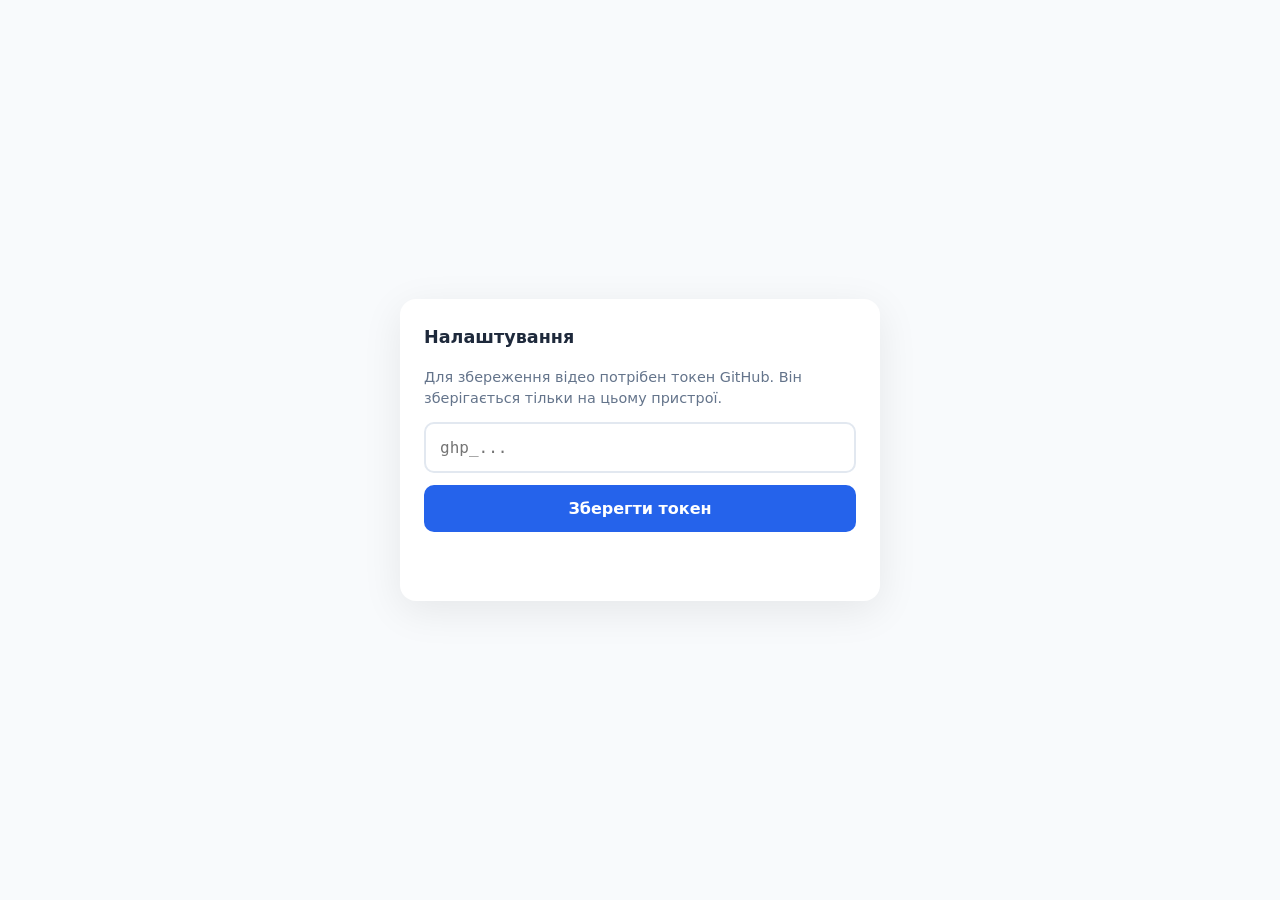
<file: add.html>
<!DOCTYPE html>
<html lang="uk">
<head>
    <meta charset="UTF-8">
    <meta name="viewport" content="width=device-width, initial-scale=1.0">
    <title>Додати відео — Відео Академія</title>

    <style>
        :root {
            --primary: #2563eb;
            --dark: #1e293b;
            --light: #f8fafc;
            --border: #e2e8f0;
            --muted: #64748b;
            --ok: #16a34a;
            --err: #dc2626;
        }
        * { box-sizing: border-box; }
        body {
            font-family: system-ui, -apple-system, sans-serif;
            margin: 0;
            padding: 0;
            background: var(--light);
            color: var(--dark);
            display: flex;
            align-items: center;
            justify-content: center;
            min-height: 100vh;
        }
        .card {
            background: white;
            border-radius: 16px;
            box-shadow: 0 10px 40px rgba(0,0,0,0.08);
            padding: 28px 24px;
            max-width: 480px;
            width: calc(100% - 32px);
            margin: 16px;
            max-height: 90vh;
            display: flex;
            flex-direction: column;
        }

        .video-title {
            font-size: 1rem;
            font-weight: 600;
            line-height: 1.4;
            color: var(--dark);
            word-wrap: break-word;
            margin: 0 0 20px;
            padding-bottom: 16px;
            border-bottom: 1px solid var(--border);
        }
        .video-title:empty { display: none; }

        .crumb {
            font-size: 0.85rem;
            color: var(--muted);
            margin: 0 0 16px;
        }
        .crumb strong { color: var(--dark); }

        .list {
            display: flex;
            flex-direction: column;
            gap: 10px;
            overflow-y: auto;
            flex-grow: 1;
            margin: 0 -4px 16px;
            padding: 0 4px;
            min-height: 80px;
        }

        .item-btn {
            padding: 16px 18px;
            border: 2px solid var(--border);
            background: white;
            border-radius: 12px;
            font-size: 1rem;
            font-weight: 600;
            cursor: pointer;
            text-align: left;
            transition: all 0.15s;
            font-family: inherit;
            color: var(--dark);
            display: flex;
            align-items: center;
            justify-content: space-between;
            gap: 12px;
            width: 100%;
        }
        .item-btn:hover {
            border-color: var(--primary);
        }
        .item-btn.active {
            border-color: var(--primary);
            background: #eff6ff;
            color: var(--primary);
        }
        .item-btn .check {
            color: var(--primary);
            font-weight: 700;
        }
        .item-btn .count {
            font-size: 0.8rem;
            color: var(--muted);
            font-weight: 400;
        }
        .item-btn.new-section {
            border-style: dashed;
            color: var(--muted);
            font-weight: 500;
        }
        .item-btn.new-section:hover {
            border-color: var(--primary);
            color: var(--primary);
        }
        .item-btn.new-section.active {
            border-style: solid;
        }

        .new-section-input {
            display: flex;
            gap: 8px;
            margin-bottom: 12px;
        }
        .new-section-input input {
            flex: 1;
            padding: 14px;
            border: 2px solid var(--border);
            border-radius: 10px;
            font-size: 1rem;
            font-family: inherit;
        }
        .new-section-input input:focus {
            outline: none;
            border-color: var(--primary);
        }
        .new-section-input input.error {
            border-color: var(--err);
        }

        .actions {
            display: flex;
            gap: 10px;
            margin-top: auto;
            padding-top: 16px;
            border-top: 1px solid var(--border);
        }
        .btn {
            padding: 16px;
            border: none;
            background: var(--primary);
            color: white;
            border-radius: 12px;
            font-size: 1rem;
            font-weight: 700;
            cursor: pointer;
            transition: opacity 0.15s;
            font-family: inherit;
            flex: 1;
        }
        .btn:hover:not(:disabled) { opacity: 0.9; }
        .btn:disabled {
            background: #cbd5e1;
            cursor: not-allowed;
        }
        .btn.secondary {
            background: white;
            color: var(--dark);
            border: 2px solid var(--border);
            flex: 0 0 auto;
            padding-left: 20px;
            padding-right: 20px;
        }
        .btn.secondary:hover { border-color: var(--primary); color: var(--primary); }

        .token-form {
            display: flex;
            flex-direction: column;
            gap: 12px;
        }
        .token-form label {
            font-size: 0.9rem;
            color: var(--muted);
            line-height: 1.5;
        }
        .token-form input {
            padding: 14px;
            border: 2px solid var(--border);
            border-radius: 10px;
            font-size: 1rem;
            font-family: ui-monospace, monospace;
        }
        .token-form input:focus {
            outline: none;
            border-color: var(--primary);
        }
        .token-form button {
            padding: 14px;
            border: none;
            background: var(--primary);
            color: white;
            border-radius: 10px;
            font-size: 1rem;
            font-weight: 600;
            cursor: pointer;
            font-family: inherit;
        }

        .success {
            text-align: center;
            padding: 40px 20px;
        }
        .success .check {
            font-size: 4rem;
            color: var(--ok);
            margin-bottom: 12px;
        }
        .success .msg {
            font-size: 1.1rem;
            font-weight: 600;
        }

        .status {
            font-size: 0.9rem;
            color: var(--muted);
            margin-top: 12px;
            text-align: center;
            min-height: 1.2em;
        }
        .status.error { color: var(--err); }
    </style>
</head>
<body>

<div class="card" id="card">
    <div class="status">Завантаження…</div>
</div>

<script src="js/github-api.js"></script>
<script>
/* ═══════════════════════════════════════════════════════════
   add.html
   Додавання відео з YouTube у каталог.
   Крок 1: обрати альбом.
   Крок 2: обрати розділ (наявний або створити новий).
   Крок 3: зберегти.
   ═══════════════════════════════════════════════════════════ */

const UNDISTRIBUTED = '00 Нерозподілені';
const ALBUMS_FILE = 'data/albums.json';
const NEW_SECTION_VALUE = '__new_section__';

let videoUrl = '';
let videoTitle = '';
let albums = [];
let selectedAlbum = null;
let sections = [];
let selectedSection = UNDISTRIBUTED;
let isNewSectionMode = false;
let newSectionName = '';

/* ═══════════════════════════════════════════════════════════
   УТИЛІТИ
   ═══════════════════════════════════════════════════════════ */

function getParam(name) {
    return new URLSearchParams(location.search).get(name);
}

function extractYouTubeId(url) {
    if (!url || typeof url !== 'string') return null;
    let u = url.trim();
    const patterns = [
        /youtu\.be\/([A-Za-z0-9_-]{11})/,
        /\/shorts\/([A-Za-z0-9_-]{11})/,
        /\/embed\/([A-Za-z0-9_-]{11})/,
        /\/live\/([A-Za-z0-9_-]{11})/,
        /[?&]v=([A-Za-z0-9_-]{11})/
    ];
    for (const pat of patterns) {
        const m = u.match(pat);
        if (m) return m[1];
    }
    return null;
}

function setStatus(msg, isError = false) {
    const el = document.querySelector('.status');
    if (!el) return;
    el.textContent = msg || '';
    el.classList.toggle('error', isError);
}

async function fetchVideoTitle(videoId) {
    try {
        const res = await fetch('https://noembed.com/embed?url=https://www.youtube.com/watch?v=' + videoId);
        if (!res.ok) return '';
        const data = await res.json();
        return data.title || '';
    } catch (e) {
        return '';
    }
}

/* ═══════════════════════════════════════════════════════════
   ЕКРАН 1: ФОРМА ТОКЕНА
   ═══════════════════════════════════════════════════════════ */

function renderTokenForm() {
    const card = document.getElementById('card');
    card.innerHTML = `
        <h1 style="font-size:1.1rem;margin:0 0 20px;">Налаштування</h1>
        <div class="token-form">
            <label>Для збереження відео потрібен токен GitHub. Він зберігається тільки на цьому пристрої.</label>
            <input type="password" id="token-input" placeholder="ghp_..." autocomplete="off">
            <button type="button" id="token-save">Зберегти токен</button>
            <div class="status"></div>
        </div>
    `;

    document.getElementById('token-save').addEventListener('click', async () => {
        const token = document.getElementById('token-input').value.trim();
        if (!token) { setStatus('Введіть токен', true); return; }
        setStatus('Перевірка…');
        GitHubAPI.setToken(token);
        const ok = await GitHubAPI.checkToken();
        if (ok) {
            setStatus('✅ Токен працює');
            setTimeout(() => startAfterToken(), 500);
        } else {
            GitHubAPI.forgetToken();
            setStatus('❌ Токен невірний або немає прав', true);
        }
    });
}

/* ═══════════════════════════════════════════════════════════
   ЕКРАН 2: СПИСОК АЛЬБОМІВ
   ═══════════════════════════════════════════════════════════ */

async function renderAlbumsScreen() {
    const card = document.getElementById('card');
    card.innerHTML = `
        <div class="video-title">${videoTitle || 'Нове відео'}</div>
        <div class="crumb">Оберіть альбом:</div>
        <div class="list" id="list"></div>
        <div class="status"></div>
    `;

    try {
        setStatus('Завантаження альбомів…');
        const text = await GitHubAPI.readFileViaFetch(ALBUMS_FILE);
        if (!text) throw new Error('albums.json не знайдено');
        albums = JSON.parse(text);
        if (!Array.isArray(albums)) albums = [];
    } catch (e) {
        setStatus('Помилка: ' + e.message, true);
        return;
    }

    setStatus('');

    const list = document.getElementById('list');
    albums.forEach(album => {
        const btn = document.createElement('button');
        btn.type = 'button';
        btn.className = 'item-btn';
        btn.innerHTML = `<span>${album.title}</span>`;
        btn.addEventListener('click', () => {
            selectedAlbum = album;
            renderSectionsScreen();
        });
        list.appendChild(btn);
    });
}

/* ═══════════════════════════════════════════════════════════
   ЕКРАН 3: СПИСОК РОЗДІЛІВ
   ═══════════════════════════════════════════════════════════ */

async function renderSectionsScreen() {
    const card = document.getElementById('card');
    card.innerHTML = `
        <div class="video-title">${videoTitle || 'Нове відео'}</div>
        <div class="crumb">Альбом: <strong>${selectedAlbum.title}</strong></div>
        <div class="crumb">Оберіть розділ:</div>
        <div class="list" id="list"></div>
        <div class="actions">
            <button type="button" class="btn secondary" id="back-btn">← Назад</button>
            <button type="button" class="btn" id="save-btn">💾 Зберегти</button>
        </div>
        <div class="status"></div>
    `;

    // Читаємо файл альбому, щоб зібрати унікальні розділи
    try {
        setStatus('Завантаження розділів…');
        const text = await GitHubAPI.readFileViaFetch('data/' + selectedAlbum.file);
        let videos = [];
        if (text) {
            videos = JSON.parse(text);
            if (!Array.isArray(videos)) videos = [];
        }
        sections = buildSections(videos);
    } catch (e) {
        sections = [];
    }

    setStatus('');

    renderSectionList();

    document.getElementById('back-btn').addEventListener('click', () => {
        selectedAlbum = null;
        selectedSection = UNDISTRIBUTED;
        isNewSectionMode = false;
        newSectionName = '';
        renderAlbumsScreen();
    });

    document.getElementById('save-btn').addEventListener('click', doSave);
}

function renderSectionList() {
    const list = document.getElementById('list');
    list.innerHTML = '';

    // "00 Нерозподілені" — завжди перший
    const undistributed = { name: UNDISTRIBUTED, count: 0, isVirtual: true };
    const existing = sections.find(s => s.name === UNDISTRIBUTED);
    if (existing) undistributed.count = existing.count;

    if (!isNewSectionMode) {
        // Режим вибору наявного розділу
        renderSectionBtn(list, undistributed, false);

        sections
            .filter(s => s.name !== UNDISTRIBUTED)
            .forEach(sec => renderSectionBtn(list, sec, false));

        // Кнопка "Створити новий розділ"
        const newBtn = document.createElement('button');
        newBtn.type = 'button';
        newBtn.className = 'item-btn new-section';
        newBtn.innerHTML = '<span>➕ Створити новий розділ…</span>';
        newBtn.addEventListener('click', () => {
            isNewSectionMode = true;
            newSectionName = '';
            selectedSection = NEW_SECTION_VALUE;
            renderSectionList();
        });
        list.appendChild(newBtn);

    } else {
        // Режим створення нового розділу
        const inputWrap = document.createElement('div');
        inputWrap.className = 'new-section-input';
        inputWrap.innerHTML = `
            <input type="text" id="new-section-name"
                   placeholder="Назва нового розділу"
                   value="${escapeAttr(newSectionName)}"
                   autocomplete="off">
            <button type="button" class="btn secondary" id="new-section-cancel">✕</button>
        `;
        list.appendChild(inputWrap);

        const input = inputWrap.querySelector('#new-section-name');
        const cancelBtn = inputWrap.querySelector('#new-section-cancel');

        setTimeout(() => input.focus(), 50);

        input.addEventListener('input', () => {
            newSectionName = input.value;
            selectedSection = newSectionName.trim() || NEW_SECTION_VALUE;
        });

        cancelBtn.addEventListener('click', () => {
            isNewSectionMode = false;
            newSectionName = '';
            selectedSection = UNDISTRIBUTED;
            renderSectionList();
        });

        // Показуємо прев'ю нового розділу
        const preview = document.createElement('button');
        preview.type = 'button';
        preview.className = 'item-btn active';
        const displayName = newSectionName.trim() || '(введіть назву)';
        preview.innerHTML = `<span>${escapeHtml(displayName)}</span><span class="check">✓</span>`;
        preview.disabled = true;
        list.appendChild(preview);

        // Показуємо список існуючих нижче — щоб можна було переключитись
        const sep = document.createElement('div');
        sep.style.cssText = 'height:1px;background:var(--border);margin:8px 0;';
        list.appendChild(sep);

        renderSectionBtn(list, undistributed, true);

        sections
            .filter(s => s.name !== UNDISTRIBUTED)
            .forEach(sec => renderSectionBtn(list, sec, true));
    }
}

function escapeHtml(s) {
    return String(s).replace(/[&<>"']/g, c => ({
        '&':'&amp;','<':'&lt;','>':'&gt;','"':'&quot;',"'":'&#39;'
    }[c]));
}
function escapeAttr(s) {
    return escapeHtml(s);
}

function buildSections(videos) {
    const counts = {};
    videos.forEach(v => {
        const s = v.section || UNDISTRIBUTED;
        counts[s] = (counts[s] || 0) + 1;
    });
    return Object.keys(counts)
        .sort((a, b) => a.localeCompare(b, 'uk'))
        .map(name => ({ name, count: counts[name] }));
}

function renderSectionBtn(container, section, inactive) {
    const btn = document.createElement('button');
    btn.type = 'button';
    btn.className = 'item-btn';
    if (inactive) btn.style.opacity = '0.7';

    const countText = section.count > 0 ? `<span class="count">${section.count}</span>` : '';
    btn.innerHTML = `<span>${escapeHtml(section.name)}</span>${countText}`;

    if (selectedSection === section.name) {
        btn.classList.add('active');
        btn.innerHTML = `<span>${escapeHtml(section.name)}</span><span class="check">✓</span>`;
    }

    btn.addEventListener('click', () => {
        isNewSectionMode = false;
        newSectionName = '';
        selectedSection = section.name;
        renderSectionList();
    });

    container.appendChild(btn);
}

/* ═══════════════════════════════════════════════════════════
   ЗБЕРЕЖЕННЯ
   ═══════════════════════════════════════════════════════════ */

async function doSave() {
    if (!selectedAlbum) return;

    // Перевірка нового розділу
    let finalSection = selectedSection;
    if (isNewSectionMode) {
        finalSection = newSectionName.trim();
        if (!finalSection) {
            setStatus('Введіть назву нового розділу', true);
            document.querySelector('#new-section-name')?.focus();
            return;
        }
        // Перевірка на дублікат
        const dup = sections.some(s =>
            s.name.toLowerCase() === finalSection.toLowerCase()
        );
        if (dup) {
            setStatus('Розділ з такою назвою вже існує', true);
            return;
        }
    }

    const saveBtn = document.getElementById('save-btn');
    saveBtn.disabled = true;
    saveBtn.textContent = '💾 Збереження…';
    setStatus('');

    try {
        const albumFile = selectedAlbum.file;
        const repoPath = 'data/' + albumFile;

        const existingText = await GitHubAPI.readFileViaFetch(repoPath);
        let videos = existingText ? JSON.parse(existingText) : [];
        if (!Array.isArray(videos)) videos = [];

        const newId = extractYouTubeId(videoUrl);
        if (!newId) throw new Error('Некоректне посилання на YouTube');

        const exists = videos.some(v => {
            const vid = extractYouTubeId(v.url);
            return vid && vid === newId;
        });
        if (exists) {
            setStatus('⚠ Це відео вже є в каталозі', true);
            saveBtn.disabled = false;
            saveBtn.textContent = '💾 Зберегти';
            return;
        }

        videos.push({
            title: videoTitle || 'Без назви',
            section: finalSection,
            url: 'https://www.youtube.com/watch?v=' + newId
        });

        const content = JSON.stringify(videos, null, 2);
        await GitHubAPI.writeFile(repoPath, content, `Add video to ${albumFile}`);

        // Якщо створено новий розділ — додаємо запис в albums.json
        if (isNewSectionMode) {
            await ensureSectionInAlbumsJson(finalSection);
        }

        renderSuccess(finalSection);

    } catch (err) {
        console.error(err);
        setStatus('Помилка: ' + err.message, true);
        saveBtn.disabled = false;
        saveBtn.textContent = '💾 Спробувати ще';
    }
}

/* ═══════════════════════════════════════════════════════════
   ОНОВЛЕННЯ albums.json (для нового розділу)
   ═══════════════════════════════════════════════════════════ */

async function ensureSectionInAlbumsJson(sectionName) {
    try {
        const text = await GitHubAPI.readFileViaFetch(ALBUMS_FILE);
        if (!text) return;

        const list = JSON.parse(text);
        if (!Array.isArray(list)) return;

        const idx = list.findIndex(a => a.id === selectedAlbum.id);
        if (idx === -1) return;

        if (!list[idx].sections) list[idx].sections = {};

        if (!list[idx].sections[sectionName]) {
            list[idx].sections[sectionName] = {
                description: '',
                cover: ''
            };
            const content = JSON.stringify(list, null, 2);
            await GitHubAPI.writeFile(
                ALBUMS_FILE,
                content,
                `Add section "${sectionName}" to ${selectedAlbum.id}`
            );
        }
    } catch (e) {
        console.warn('ensureSectionInAlbumsJson error:', e);
        // Не кидаємо — відео вже додано, це не критично
    }
}

/* ═══════════════════════════════════════════════════════════
   УСПІХ
   ═══════════════════════════════════════════════════════════ */

function renderSuccess(sectionName) {
    const card = document.getElementById('card');
    card.innerHTML = `
        <div class="success">
            <div class="check">✅</div>
            <div class="msg">Збережено в «${escapeHtml(sectionName)}»</div>
        </div>
    `;
    setTimeout(() => {
        window.close();
        setTimeout(() => { location.href = 'index.html'; }, 500);
    }, 2000);
}

/* ═══════════════════════════════════════════════════════════
   СТАРТ
   ═══════════════════════════════════════════════════════════ */

async function startAfterToken() {
    videoUrl = getParam('url') || '';
    videoTitle = getParam('title') || '';

    const textParam = getParam('text') || '';
    if (textParam) {
        const match = textParam.match(/^(https?:\/\/[^\s]+)\s*(.*)$/);
        if (match) {
            if (!videoUrl) videoUrl = match[1];
            if (!videoTitle) videoTitle = match[2] || '';
        }
    }

    if (!videoUrl) {
        document.getElementById('card').innerHTML = `
            <h1 style="font-size:1.1rem;margin:0 0 12px;">Додати відео</h1>
            <p style="color: var(--muted); line-height: 1.5;">
                Ця сторінка призначена для додавання відео з YouTube.
                Скористайтесь кнопкою "Поділитися" на відео (телефон) або
                закладкою "📥 До каталогу" (ПК).
            </p>
        `;
        return;
    }

    if (!videoTitle) {
        const vid = extractYouTubeId(videoUrl);
        if (vid) {
            const title = await fetchVideoTitle(vid);
            if (title) videoTitle = title;
        }
    }

    renderAlbumsScreen();
}

document.addEventListener('DOMContentLoaded', () => {
    if (GitHubAPI.hasToken()) {
        GitHubAPI.checkToken().then(ok => {
            if (ok) startAfterToken();
            else renderTokenForm();
        });
    } else {
        renderTokenForm();
    }
});
</script>
</body>
</html>
</file>
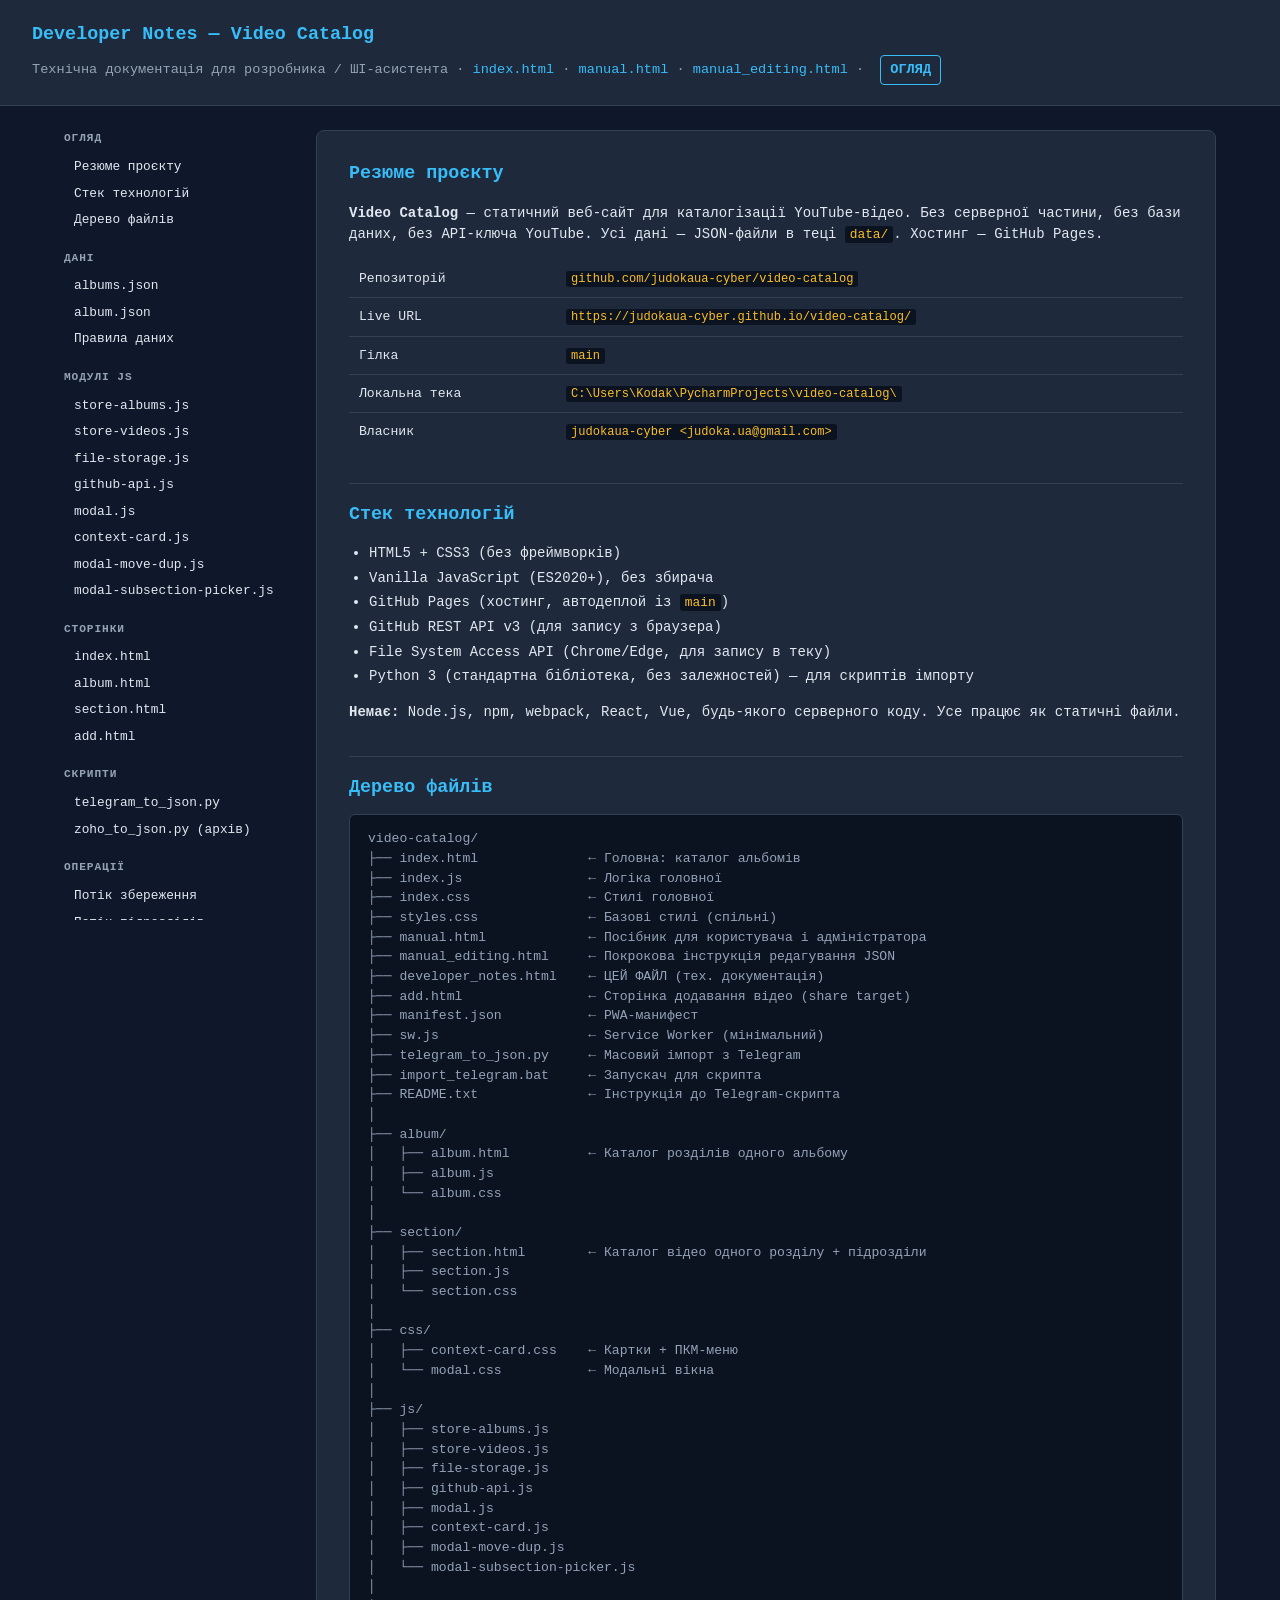
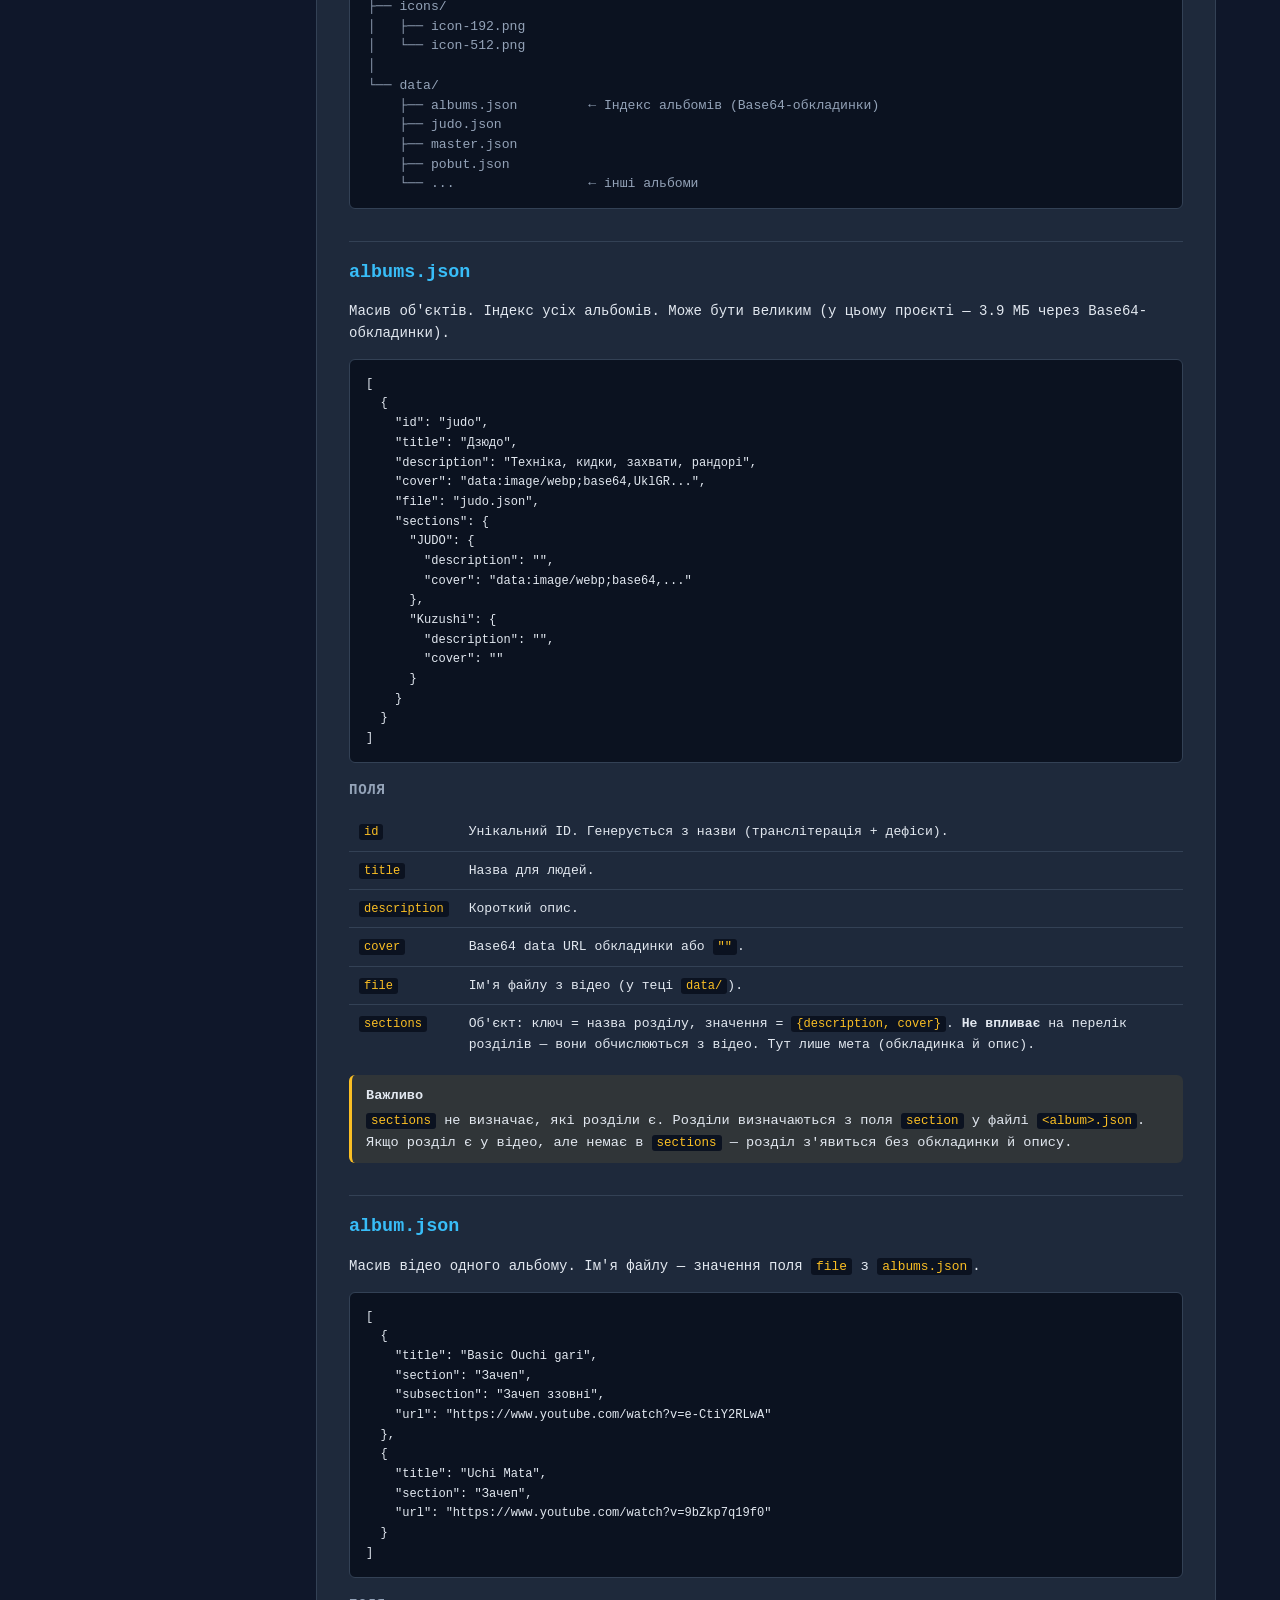
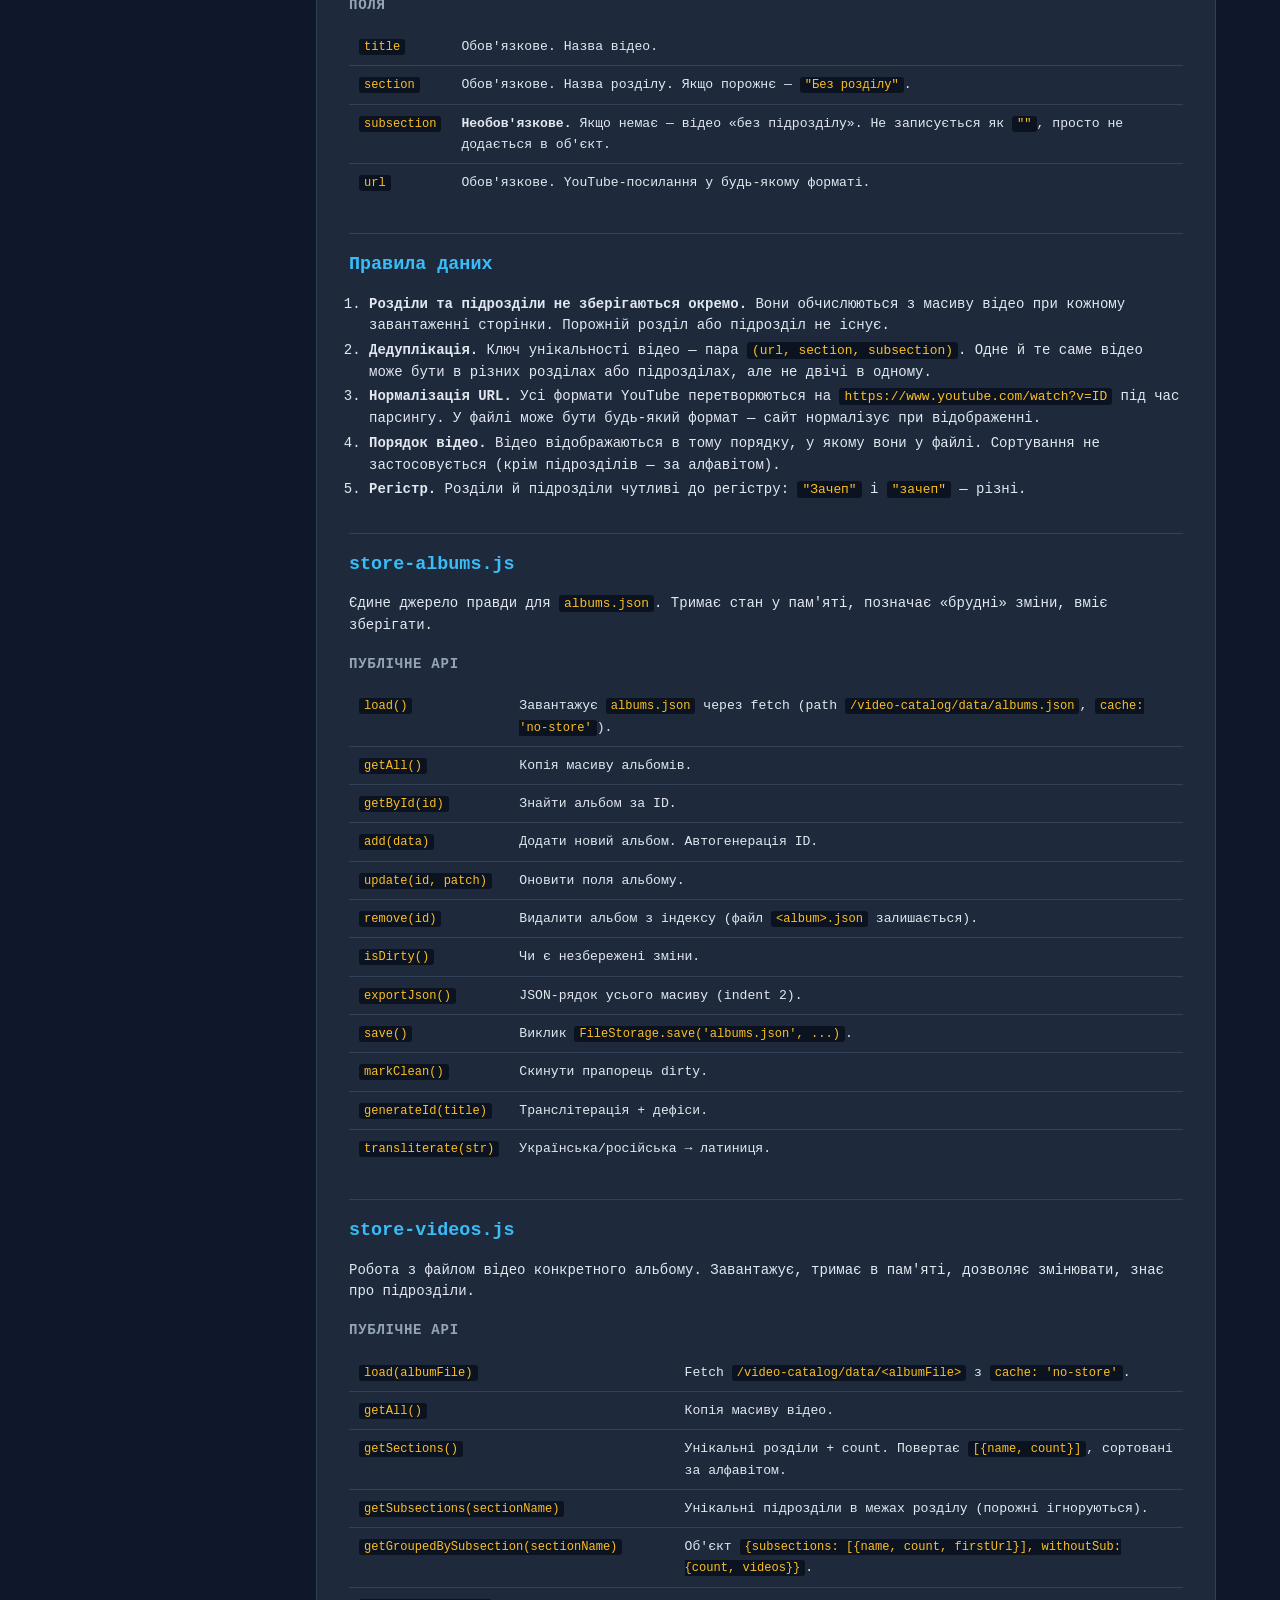
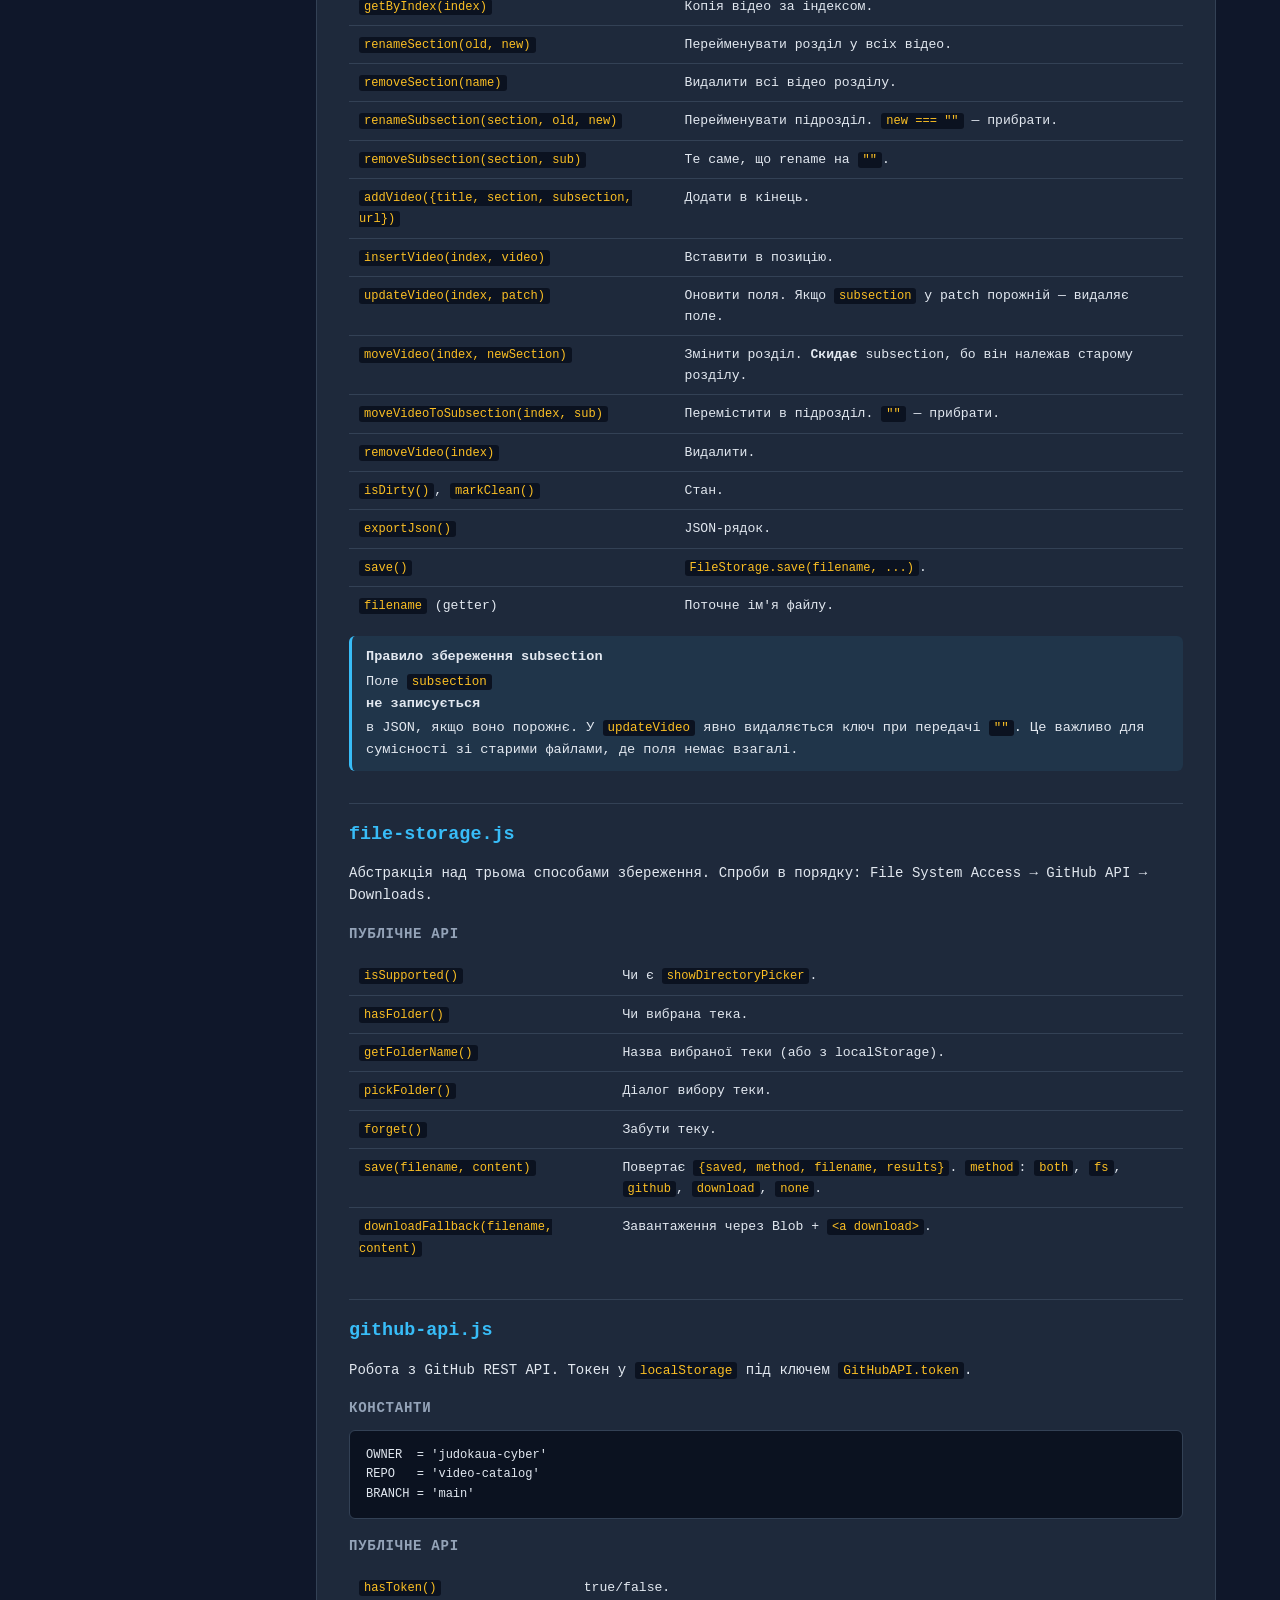
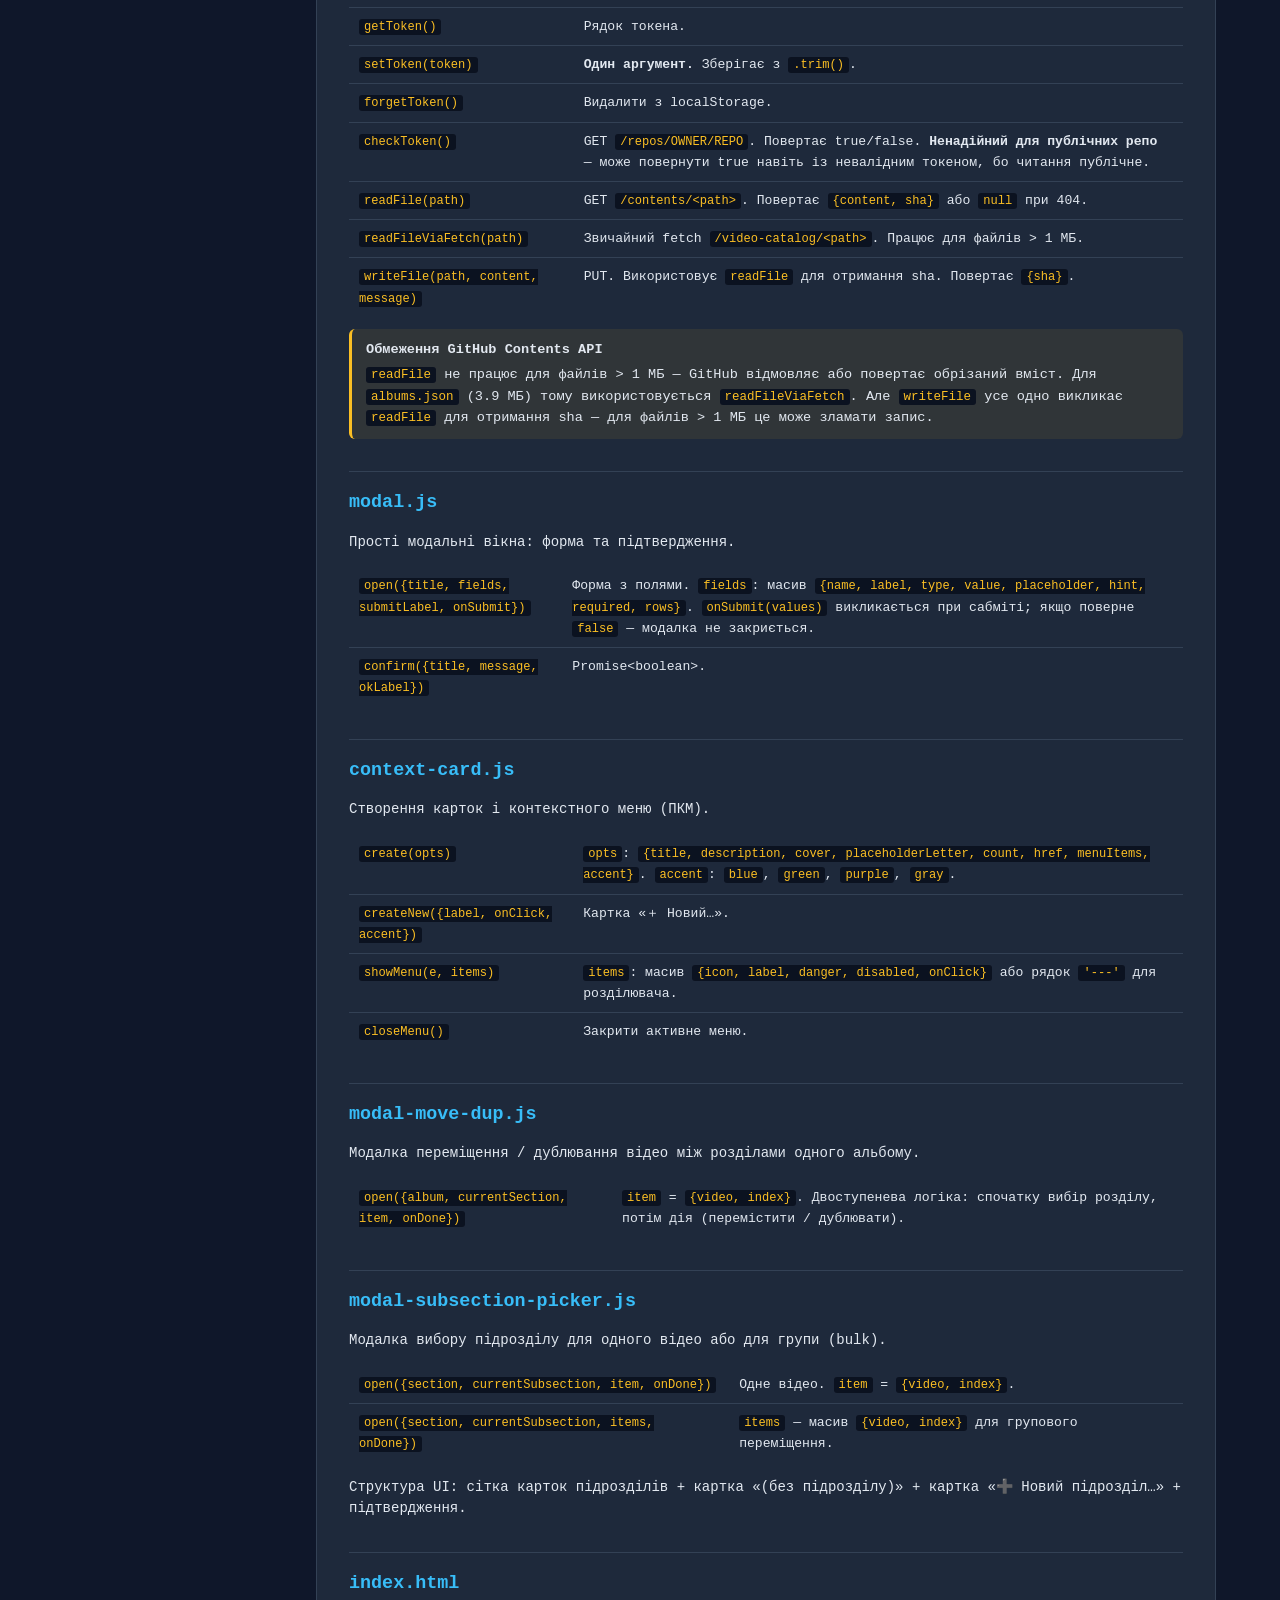
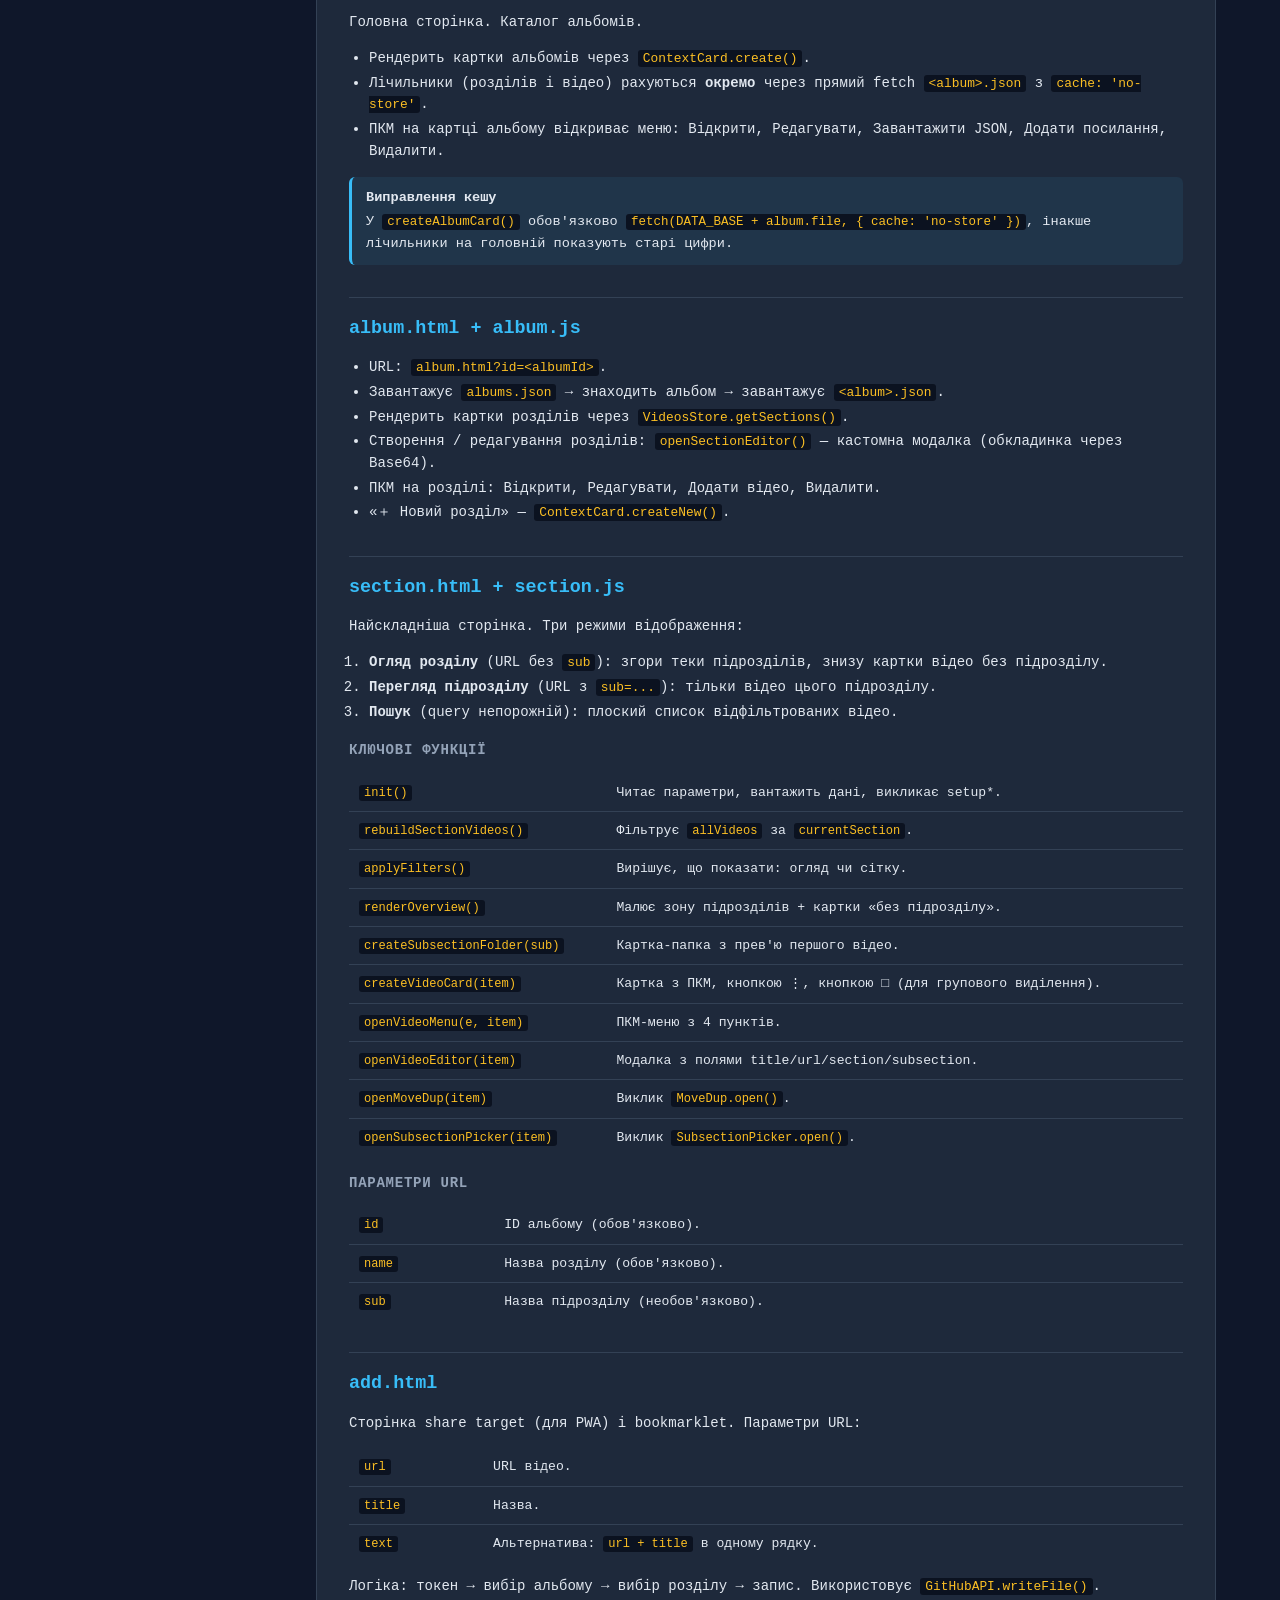
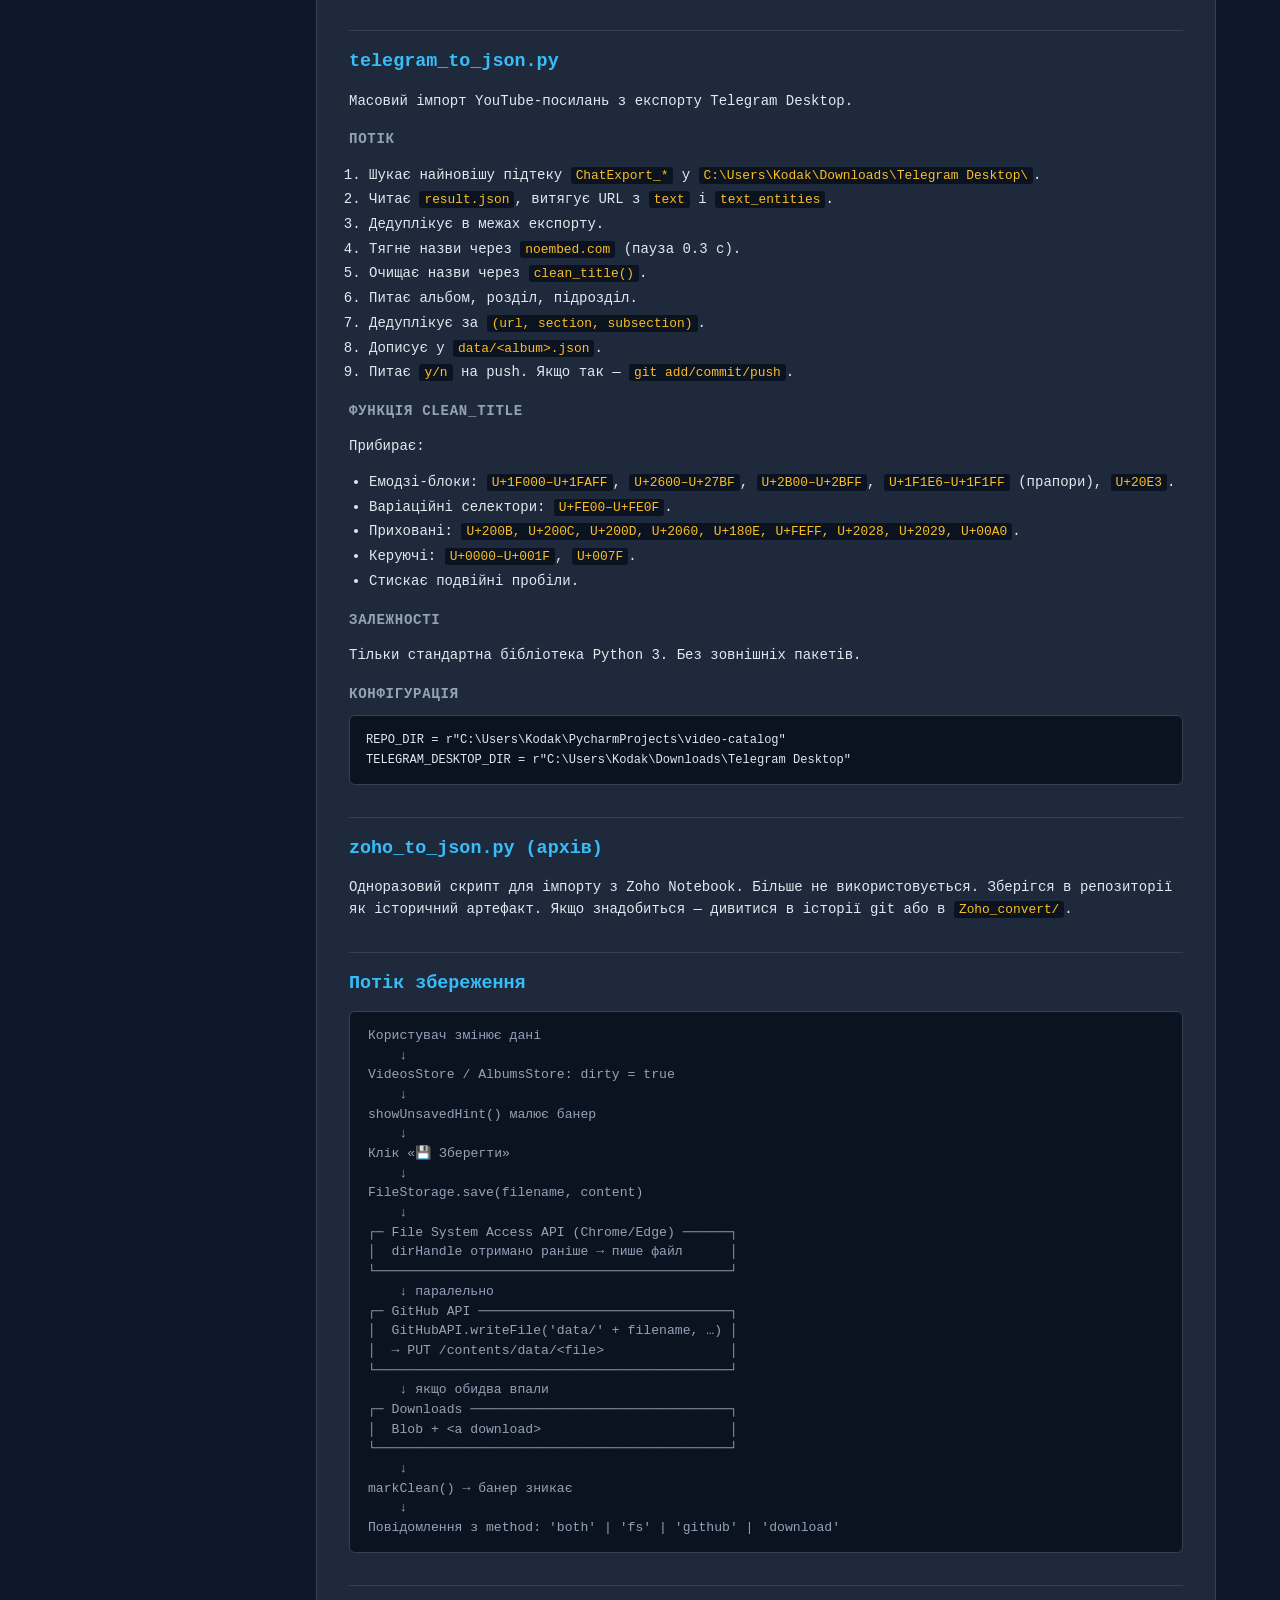
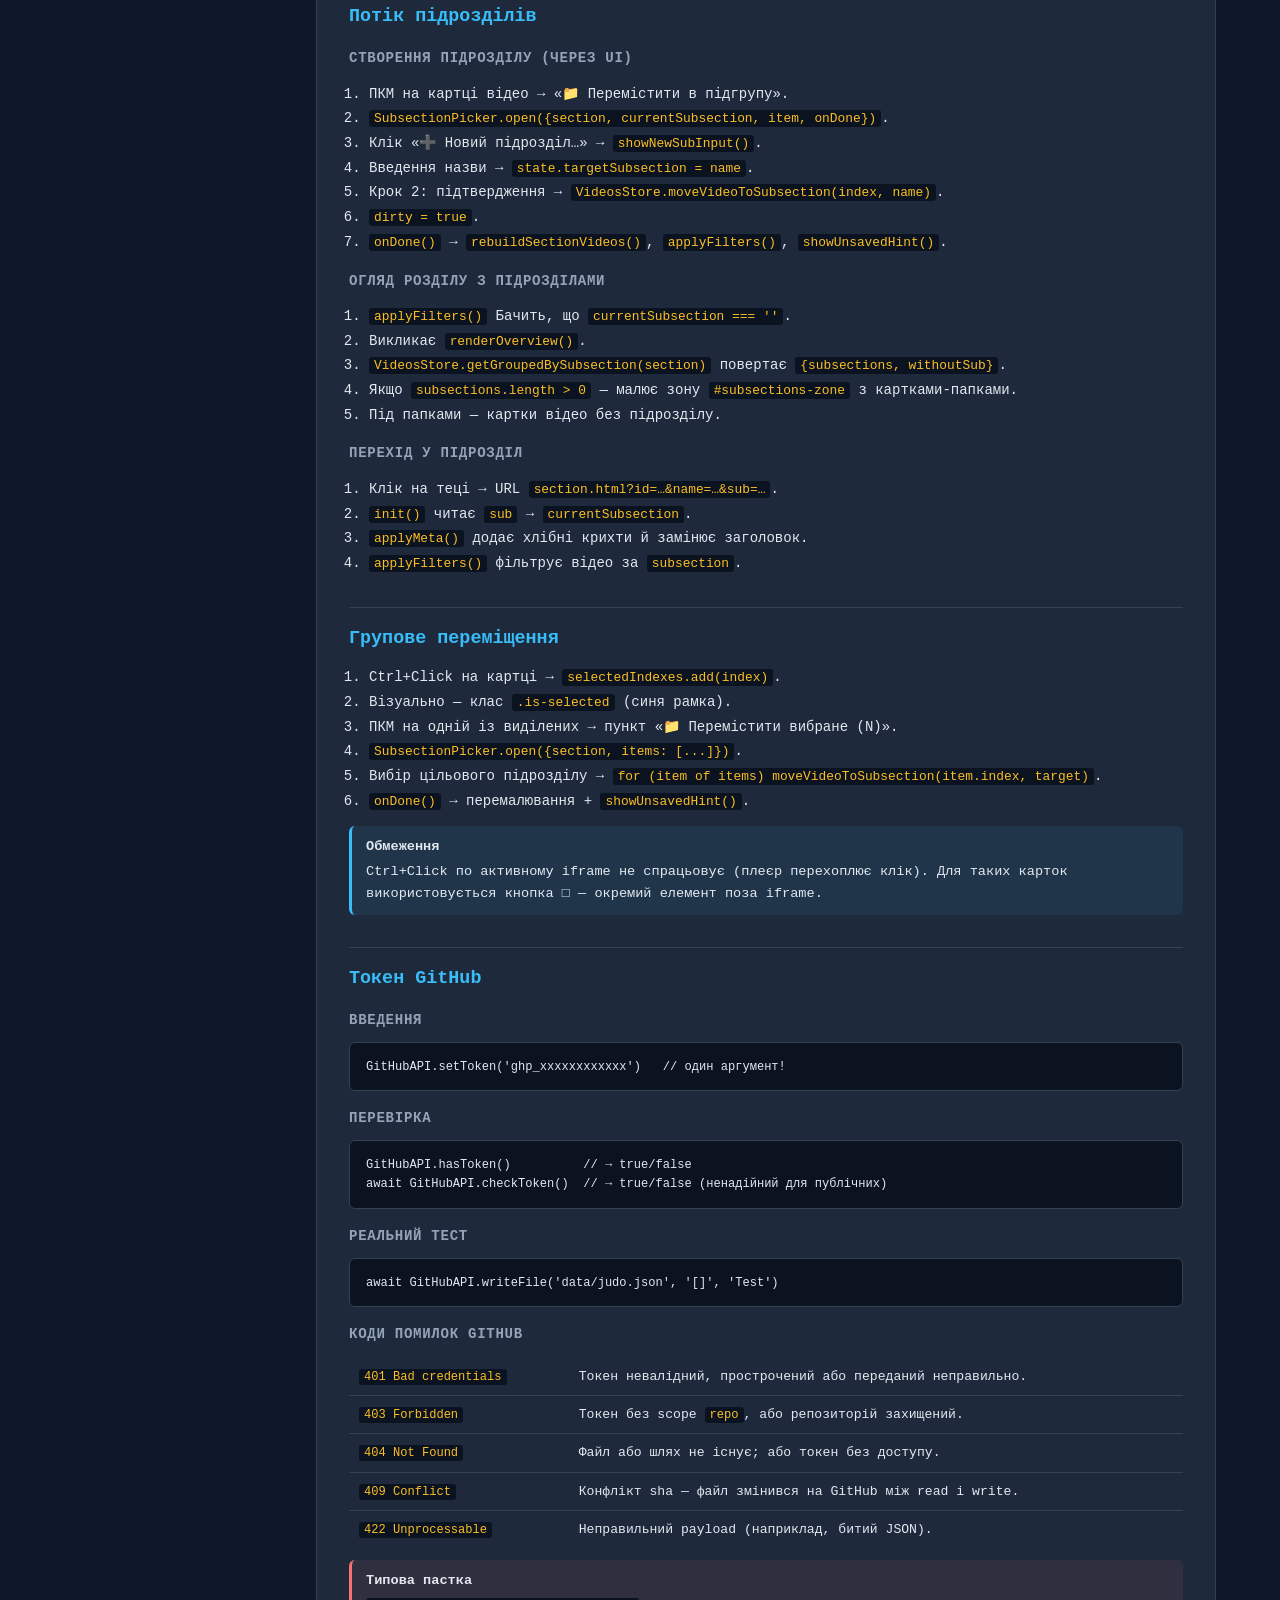
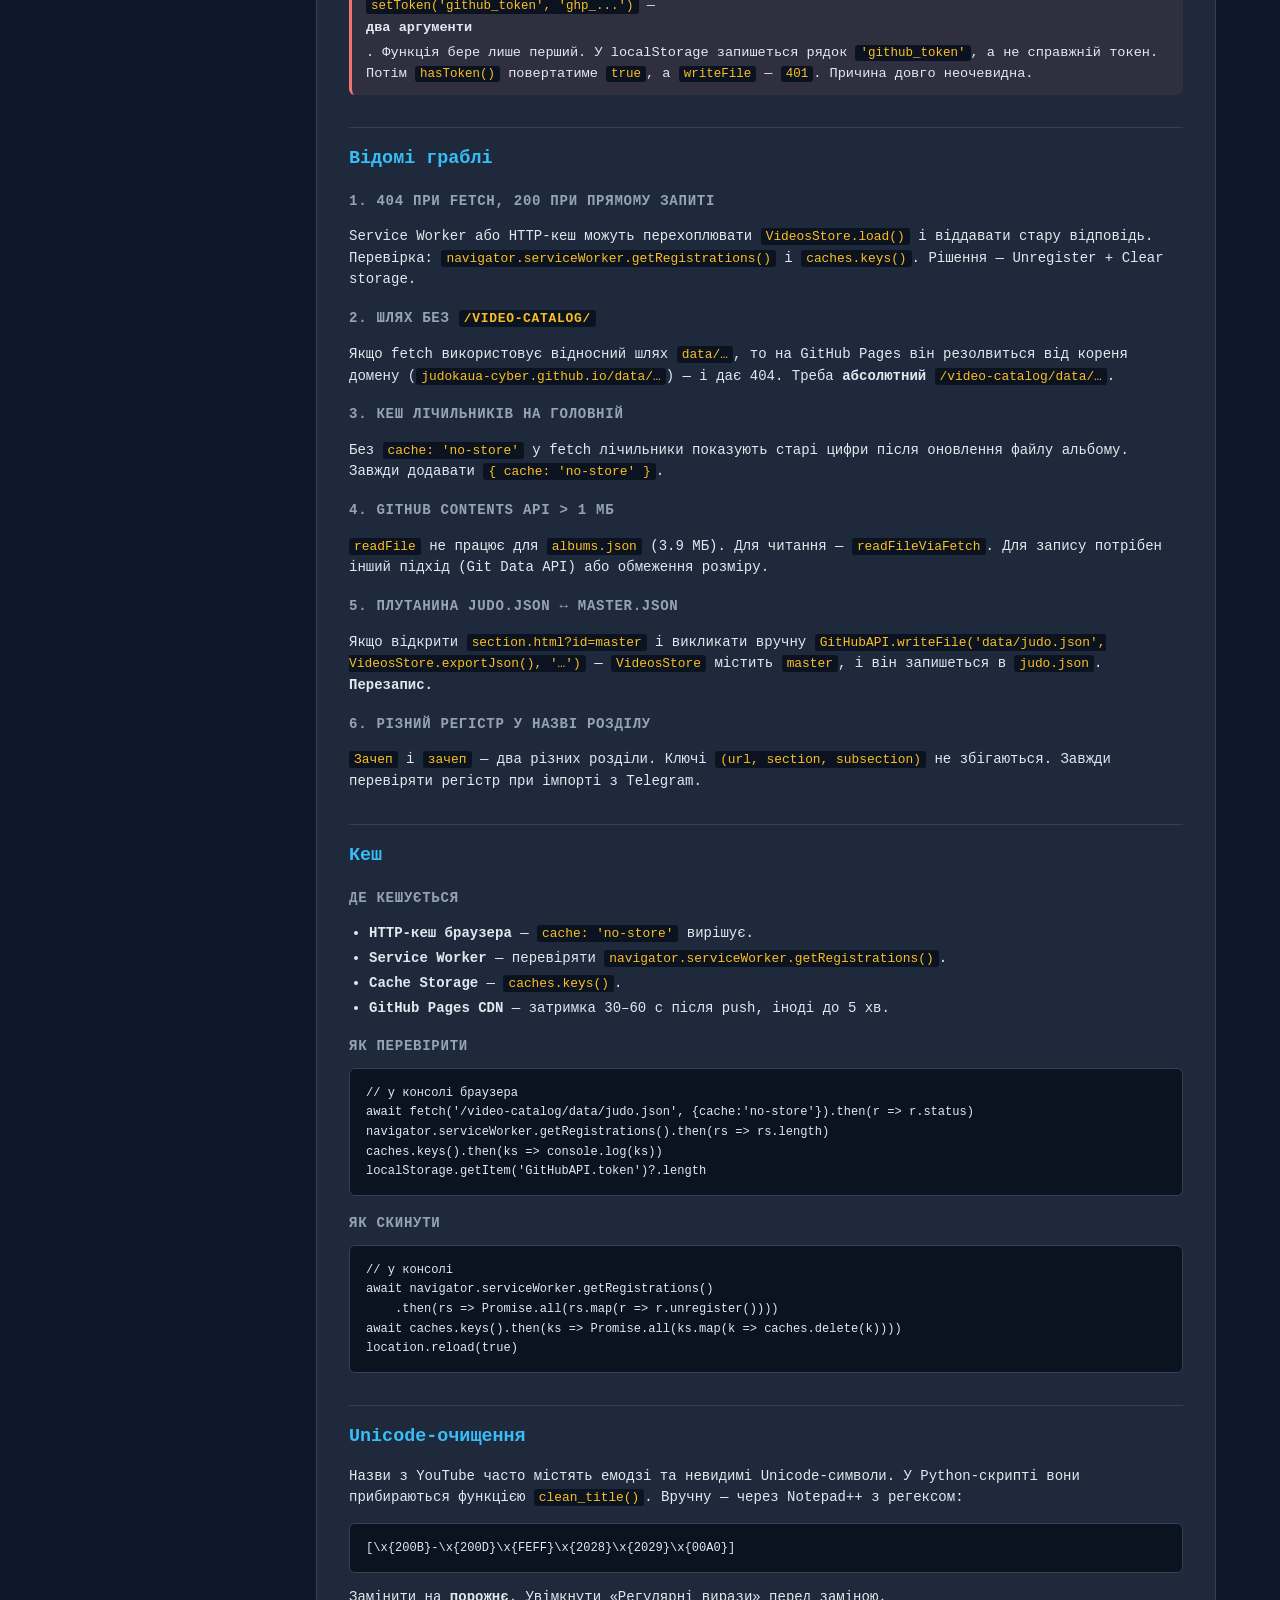
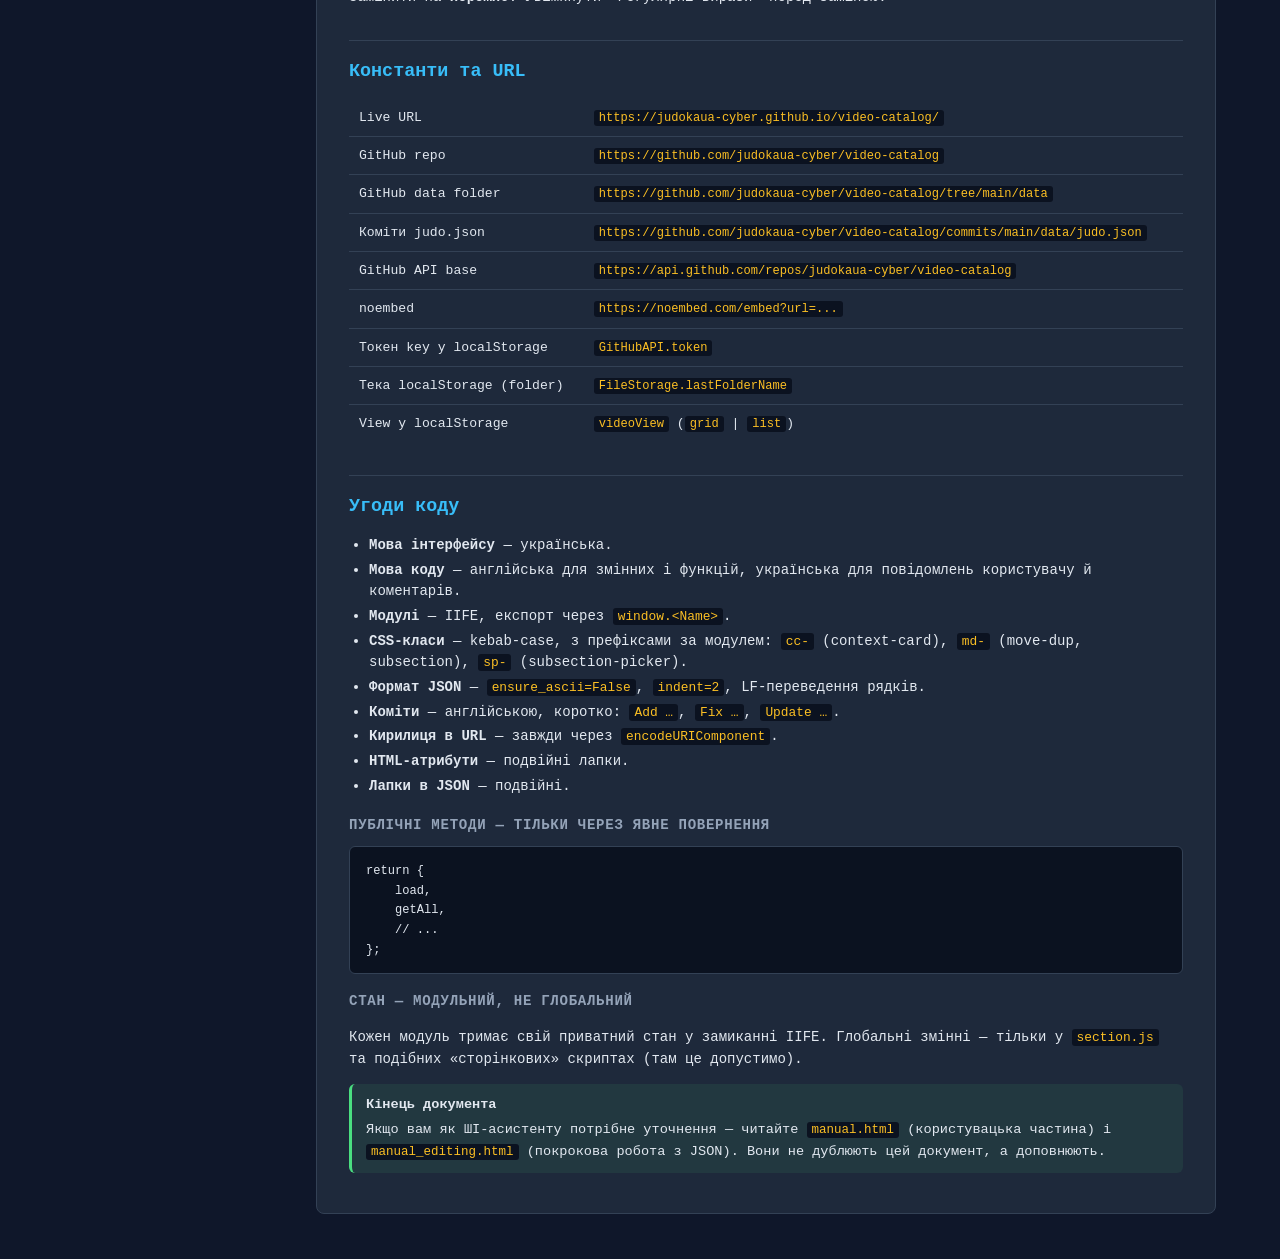
<file: developer_notes.html>
<!DOCTYPE html>
<html lang="uk">
<head>
    <meta charset="UTF-8">
    <meta name="viewport" content="width=device-width, initial-scale=1.0">
    <title>Developer Notes — Video Catalog</title>
    <style>
        :root {
            --bg: #0f172a;
            --panel: #1e293b;
            --border: #334155;
            --text: #e2e8f0;
            --muted: #94a3b8;
            --accent: #38bdf8;
            --ok: #4ade80;
            --warn: #fbbf24;
            --err: #f87171;
            --code-bg: #0b1220;
        }
        * { box-sizing: border-box; }
        body {
            font-family: ui-monospace, 'Cascadia Code', 'Fira Code', monospace;
            margin: 0;
            padding: 0;
            background: var(--bg);
            color: var(--text);
            line-height: 1.6;
            font-size: 14px;
        }

        header {
            background: var(--panel);
            border-bottom: 1px solid var(--border);
            padding: 20px 32px;
            position: sticky;
            top: 0;
            z-index: 100;
        }
        header h1 {
            margin: 0 0 6px;
            font-size: 1.15rem;
            color: var(--accent);
        }
        header p {
            margin: 0;
            color: var(--muted);
            font-size: 0.85rem;
        }
        header a {
            color: var(--accent);
            text-decoration: none;
        }
        header a:hover { text-decoration: underline; }
        header .toc-button {
            display: inline-block;
            margin-left: 8px;
            padding: 3px 9px;
            border: 1px solid var(--accent);
            border-radius: 4px;
            font-weight: bold;
            white-space: nowrap;
        }
        header .toc-button:hover {
            background: var(--accent);
            color: var(--bg);
            text-decoration: none;
        }

        .layout {
            display: grid;
            grid-template-columns: 220px 1fr;
            gap: 32px;
            max-width: 1200px;
            margin: 0 auto;
            padding: 24px;
        }
        nav.toc {
            position: sticky;
            top: 90px;
            align-self: start;
            max-height: calc(100vh - 110px);
            overflow-y: auto;
            font-size: 0.8rem;
            scroll-margin-top: 90px;
        }
        nav.toc h3 {
            font-size: 0.7rem;
            text-transform: uppercase;
            letter-spacing: 0.08em;
            color: var(--muted);
            margin: 16px 0 6px;
        }
        nav.toc h3:first-child { margin-top: 0; }
        nav.toc a {
            display: block;
            padding: 3px 8px;
            color: var(--text);
            text-decoration: none;
            border-radius: 4px;
            border-left: 2px solid transparent;
        }
        nav.toc a:hover {
            background: var(--panel);
            border-left-color: var(--accent);
            color: var(--accent);
        }

        @media (max-width: 900px) {
            .layout {
                grid-template-columns: 1fr;
                padding: 16px;
                gap: 20px;
            }
            nav.toc {
                position: static;
                max-height: none;
                overflow-y: visible;
                background: var(--panel);
                border: 1px solid var(--border);
                border-radius: 8px;
                padding: 12px 16px;
                margin-bottom: 8px;
            }
            nav.toc h3 {
                margin: 12px 0 6px;
            }
            nav.toc h3:first-child {
                margin-top: 0;
            }
        }

        main {
            background: var(--panel);
            border-radius: 8px;
            padding: 28px 32px;
            border: 1px solid var(--border);
            min-width: 0;
        }

        main h2 {
            font-size: 1.15rem;
            margin: 32px 0 12px;
            padding-top: 16px;
            border-top: 1px solid var(--border);
            color: var(--accent);
            scroll-margin-top: 80px;
        }
        main h2:first-child {
            margin-top: 0;
            padding-top: 0;
            border-top: none;
        }
        main h3 {
            font-size: 0.98rem;
            margin: 22px 0 8px;
            color: var(--ok);
            scroll-margin-top: 80px;
        }
        main h4 {
            font-size: 0.88rem;
            margin: 16px 0 6px;
            color: var(--muted);
            text-transform: uppercase;
            letter-spacing: 0.05em;
            scroll-margin-top: 80px;
        }
        main p, main li { line-height: 1.55; }
        main ul, main ol { padding-left: 20px; }
        main li { margin: 3px 0; }

        main code {
            background: var(--code-bg);
            padding: 1px 5px;
            border-radius: 3px;
            font-family: inherit;
            font-size: 0.92em;
            color: var(--warn);
        }
        main pre {
            background: var(--code-bg);
            padding: 14px 16px;
            border-radius: 6px;
            overflow-x: auto;
            font-size: 0.82rem;
            line-height: 1.5;
            border: 1px solid var(--border);
            margin: 10px 0;
        }
        main pre code {
            background: none;
            padding: 0;
            color: var(--text);
        }

        main a {
            color: var(--accent);
            text-decoration: none;
        }
        main a:hover { text-decoration: underline; }

        table {
            width: 100%;
            border-collapse: collapse;
            margin: 12px 0;
            font-size: 0.82rem;
        }
        th, td {
            text-align: left;
            padding: 8px 10px;
            border-bottom: 1px solid var(--border);
            vertical-align: top;
        }
        th {
            background: var(--code-bg);
            font-weight: 600;
            font-size: 0.75rem;
            text-transform: uppercase;
            letter-spacing: 0.05em;
            color: var(--muted);
        }
        tr:last-child td { border-bottom: none; }

        .note, .warn, .err, .ok {
            padding: 10px 14px;
            border-radius: 6px;
            margin: 12px 0;
            border-left: 3px solid;
            font-size: 0.85rem;
        }
        .note { background: rgba(56,189,248,0.08); border-color: var(--accent); }
        .warn { background: rgba(251,191,36,0.08); border-color: var(--warn); }
        .err  { background: rgba(248,113,113,0.08); border-color: var(--err); }
        .ok   { background: rgba(74,222,128,0.08); border-color: var(--ok); }
        .note strong, .warn strong, .err strong, .ok strong {
            display: block;
            margin-bottom: 3px;
            color: inherit;
        }

        .scheme {
            background: var(--code-bg);
            padding: 14px 18px;
            border-radius: 6px;
            font-size: 0.82rem;
            line-height: 1.5;
            white-space: pre;
            overflow-x: auto;
            border: 1px solid var(--border);
            margin: 12px 0;
            color: var(--muted);
        }

        kbd {
            background: var(--code-bg);
            border: 1px solid var(--border);
            border-bottom-width: 2px;
            border-radius: 3px;
            padding: 0 5px;
            font-family: inherit;
            font-size: 0.85em;
            color: var(--text);
        }
    </style>
</head>
<body>

<header>
    <h1>Developer Notes — Video Catalog</h1>
    <p>
        Технічна документація для розробника / ШІ-асистента ·
        <a href="index.html">index.html</a> ·
        <a href="manual.html">manual.html</a> ·
        <a href="manual_editing.html">manual_editing.html</a> ·
        <a class="toc-button" href="#toc">ОГЛЯД</a>
    </p>
</header>

<div class="layout">

    <nav class="toc" id="toc">
        <h3>Огляд</h3>
        <a href="#summary">Резюме проєкту</a>
        <a href="#stack">Стек технологій</a>
        <a href="#tree">Дерево файлів</a>

        <h3>Дані</h3>
        <a href="#data-albums">albums.json</a>
        <a href="#data-videos">album.json</a>
        <a href="#data-rules">Правила даних</a>

        <h3>Модулі JS</h3>
        <a href="#js-store-albums">store-albums.js</a>
        <a href="#js-store-videos">store-videos.js</a>
        <a href="#js-file-storage">file-storage.js</a>
        <a href="#js-github-api">github-api.js</a>
        <a href="#js-modal">modal.js</a>
        <a href="#js-context-card">context-card.js</a>
        <a href="#js-move-dup">modal-move-dup.js</a>
        <a href="#js-subsection">modal-subsection-picker.js</a>

        <h3>Сторінки</h3>
        <a href="#page-index">index.html</a>
        <a href="#page-album">album.html</a>
        <a href="#page-section">section.html</a>
        <a href="#page-add">add.html</a>

        <h3>Скрипти</h3>
        <a href="#py-telegram">telegram_to_json.py</a>
        <a href="#py-zoho">zoho_to_json.py (архів)</a>

        <h3>Операції</h3>
        <a href="#flow-save">Потік збереження</a>
        <a href="#flow-subsection">Потік підрозділів</a>
        <a href="#flow-bulk">Групове переміщення</a>
        <a href="#flow-token">Токен GitHub</a>

        <h3>Проблеми</h3>
        <a href="#pitfalls">Відомі граблі</a>
        <a href="#cache">Кеш</a>
        <a href="#unicode">Unicode-очищення</a>

        <h3>Довідка</h3>
        <a href="#consts">Константи та URL</a>
        <a href="#conventions">Угоди коду</a>
    </nav>

    <main>

        <h2 id="summary">Резюме проєкту</h2>

        <p>
            <strong>Video Catalog</strong> — статичний веб-сайт для каталогізації
            YouTube-відео. Без серверної частини, без бази даних, без API-ключа
            YouTube. Усі дані — JSON-файли в теці <code>data/</code>. Хостинг —
            GitHub Pages.
        </p>

        <table>
            <tbody>
                <tr>
                    <td>Репозиторій</td>
                    <td><code>github.com/judokaua-cyber/video-catalog</code></td>
                </tr>
                <tr>
                    <td>Live URL</td>
                    <td><code>https://judokaua-cyber.github.io/video-catalog/</code></td>
                </tr>
                <tr>
                    <td>Гілка</td>
                    <td><code>main</code></td>
                </tr>
                <tr>
                    <td>Локальна тека</td>
                    <td><code>C:\Users\Kodak\PycharmProjects\video-catalog\</code></td>
                </tr>
                <tr>
                    <td>Власник</td>
                    <td><code>judokaua-cyber &lt;judoka.ua@gmail.com&gt;</code></td>
                </tr>
            </tbody>
        </table>

        <h2 id="stack">Стек технологій</h2>

        <ul>
            <li>HTML5 + CSS3 (без фреймворків)</li>
            <li>Vanilla JavaScript (ES2020+), без збирача</li>
            <li>GitHub Pages (хостинг, автодеплой із <code>main</code>)</li>
            <li>GitHub REST API v3 (для запису з браузера)</li>
            <li>File System Access API (Chrome/Edge, для запису в теку)</li>
            <li>Python 3 (стандартна бібліотека, без залежностей) — для скриптів імпорту</li>
        </ul>

        <p>
            <strong>Немає:</strong> Node.js, npm, webpack, React, Vue, будь-якого
            серверного коду. Усе працює як статичні файли.
        </p>

        <h2 id="tree">Дерево файлів</h2>

        <div class="scheme">video-catalog/
├── index.html              ← Головна: каталог альбомів
├── index.js                ← Логіка головної
├── index.css               ← Стилі головної
├── styles.css              ← Базові стилі (спільні)
├── manual.html             ← Посібник для користувача і адміністратора
├── manual_editing.html     ← Покрокова інструкція редагування JSON
├── developer_notes.html    ← ЦЕЙ ФАЙЛ (тех. документація)
├── add.html                ← Сторінка додавання відео (share target)
├── manifest.json           ← PWA-манифест
├── sw.js                   ← Service Worker (мінімальний)
├── telegram_to_json.py     ← Масовий імпорт з Telegram
├── import_telegram.bat     ← Запускач для скрипта
├── README.txt              ← Інструкція до Telegram-скрипта
│
├── album/
│   ├── album.html          ← Каталог розділів одного альбому
│   ├── album.js
│   └── album.css
│
├── section/
│   ├── section.html        ← Каталог відео одного розділу + підрозділи
│   ├── section.js
│   └── section.css
│
├── css/
│   ├── context-card.css    ← Картки + ПКМ-меню
│   └── modal.css           ← Модальні вікна
│
├── js/
│   ├── store-albums.js
│   ├── store-videos.js
│   ├── file-storage.js
│   ├── github-api.js
│   ├── modal.js
│   ├── context-card.js
│   ├── modal-move-dup.js
│   └── modal-subsection-picker.js
│
├── icons/
│   ├── icon-192.png
│   └── icon-512.png
│
└── data/
    ├── albums.json         ← Індекс альбомів (Base64-обкладинки)
    ├── judo.json
    ├── master.json
    ├── pobut.json
    └── ...                 ← інші альбоми</div>

        <h2 id="data-albums">albums.json</h2>

        <p>
            Масив об'єктів. Індекс усіх альбомів. Може бути великим (у цьому
            проєкті — 3.9 МБ через Base64-обкладинки).
        </p>

        <pre><code>[
  {
    "id": "judo",
    "title": "Дзюдо",
    "description": "Техніка, кидки, захвати, рандорі",
    "cover": "[data-uri]...",
    "file": "judo.json",
    "sections": {
      "JUDO": {
        "description": "",
        "cover": "data:image/webp;base64,..."
      },
      "Kuzushi": {
        "description": "",
        "cover": ""
      }
    }
  }
]</code></pre>

        <h4>Поля</h4>
        <table>
            <tbody>
                <tr>
                    <td><code>id</code></td>
                    <td>Унікальний ID. Генерується з назви (транслітерація + дефіси).</td>
                </tr>
                <tr>
                    <td><code>title</code></td>
                    <td>Назва для людей.</td>
                </tr>
                <tr>
                    <td><code>description</code></td>
                    <td>Короткий опис.</td>
                </tr>
                <tr>
                    <td><code>cover</code></td>
                    <td>Base64 data URL обкладинки або <code>""</code>.</td>
                </tr>
                <tr>
                    <td><code>file</code></td>
                    <td>Ім'я файлу з відео (у теці <code>data/</code>).</td>
                </tr>
                <tr>
                    <td><code>sections</code></td>
                    <td>Об'єкт: ключ = назва розділу, значення = <code>{description, cover}</code>.
                        <strong>Не впливає</strong> на перелік розділів —
                        вони обчислюються з відео. Тут лише мета (обкладинка й опис).</td>
                </tr>
            </tbody>
        </table>

        <div class="warn">
            <strong>Важливо</strong>
            <code>sections</code> не визначає, які розділи є. Розділи
            визначаються з поля <code>section</code> у файлі
            <code>&lt;album&gt;.json</code>. Якщо розділ є у відео, але немає
            в <code>sections</code> — розділ з'явиться без обкладинки й опису.
        </div>

        <h2 id="data-videos">album.json</h2>

        <p>
            Масив відео одного альбому. Ім'я файлу — значення поля
            <code>file</code> з <code>albums.json</code>.
        </p>

        <pre><code>[
  {
    "title": "Basic Ouchi gari",
    "section": "Зачеп",
    "subsection": "Зачеп ззовні",
    "url": "https://www.youtube.com/watch?v=e-CtiY2RLwA"
  },
  {
    "title": "Uchi Mata",
    "section": "Зачеп",
    "url": "https://www.youtube.com/watch?v=9bZkp7q19f0"
  }
]</code></pre>

        <h4>Поля</h4>
        <table>
            <tbody>
                <tr>
                    <td><code>title</code></td>
                    <td>Обов'язкове. Назва відео.</td>
                </tr>
                <tr>
                    <td><code>section</code></td>
                    <td>Обов'язкове. Назва розділу. Якщо порожнє — <code>"Без розділу"</code>.</td>
                </tr>
                <tr>
                    <td><code>subsection</code></td>
                    <td><strong>Необов'язкове.</strong> Якщо немає — відео «без підрозділу».
                        Не записується як <code>""</code>, просто не додається в об'єкт.</td>
                </tr>
                <tr>
                    <td><code>url</code></td>
                    <td>Обов'язкове. YouTube-посилання у будь-якому форматі.</td>
                </tr>
            </tbody>
        </table>

        <h2 id="data-rules">Правила даних</h2>

        <ol>
            <li>
                <strong>Розділи та підрозділи не зберігаються окремо.</strong>
                Вони обчислюються з масиву відео при кожному завантаженні
                сторінки. Порожній розділ або підрозділ не існує.
            </li>
            <li>
                <strong>Дедуплікація.</strong> Ключ унікальності відео — пара
                <code>(url, section, subsection)</code>. Одне й те саме відео
                може бути в різних розділах або підрозділах, але не двічі в
                одному.
            </li>
            <li>
                <strong>Нормалізація URL.</strong> Усі формати YouTube
                перетворюються на <code>https://www.youtube.com/watch?v=ID</code>
                під час парсингу. У файлі може бути будь-який формат — сайт
                нормалізує при відображенні.
            </li>
            <li>
                <strong>Порядок відео.</strong> Відео відображаються в тому
                порядку, у якому вони у файлі. Сортування не застосовується
                (крім підрозділів — за алфавітом).
            </li>
            <li>
                <strong>Регістр.</strong> Розділи й підрозділи чутливі до
                регістру: <code>"Зачеп"</code> і <code>"зачеп"</code> — різні.
            </li>
        </ol>

        <h2 id="js-store-albums">store-albums.js</h2>

        <p>
            Єдине джерело правди для <code>albums.json</code>. Тримає стан
            у пам'яті, позначає «брудні» зміни, вміє зберігати.
        </p>

        <h4>Публічне API</h4>
        <table>
            <tbody>
                <tr><td><code>load()</code></td><td>Завантажує <code>albums.json</code> через fetch (path <code>/video-catalog/data/albums.json</code>, <code>cache: 'no-store'</code>).</td></tr>
                <tr><td><code>getAll()</code></td><td>Копія масиву альбомів.</td></tr>
                <tr><td><code>getById(id)</code></td><td>Знайти альбом за ID.</td></tr>
                <tr><td><code>add(data)</code></td><td>Додати новий альбом. Автогенерація ID.</td></tr>
                <tr><td><code>update(id, patch)</code></td><td>Оновити поля альбому.</td></tr>
                <tr><td><code>remove(id)</code></td><td>Видалити альбом з індексу (файл <code>&lt;album&gt;.json</code> залишається).</td></tr>
                <tr><td><code>isDirty()</code></td><td>Чи є незбережені зміни.</td></tr>
                <tr><td><code>exportJson()</code></td><td>JSON-рядок усього масиву (indent 2).</td></tr>
                <tr><td><code>save()</code></td><td>Виклик <code>FileStorage.save('albums.json', ...)</code>.</td></tr>
                <tr><td><code>markClean()</code></td><td>Скинути прапорець dirty.</td></tr>
                <tr><td><code>generateId(title)</code></td><td>Транслітерація + дефіси.</td></tr>
                <tr><td><code>transliterate(str)</code></td><td>Українська/російська → латиниця.</td></tr>
            </tbody>
        </table>

        <h2 id="js-store-videos">store-videos.js</h2>

        <p>
            Робота з файлом відео конкретного альбому. Завантажує, тримає в
            пам'яті, дозволяє змінювати, знає про підрозділи.
        </p>

        <h4>Публічне API</h4>
        <table>
            <tbody>
                <tr><td><code>load(albumFile)</code></td><td>Fetch <code>/video-catalog/data/&lt;albumFile&gt;</code> з <code>cache: 'no-store'</code>.</td></tr>
                <tr><td><code>getAll()</code></td><td>Копія масиву відео.</td></tr>
                <tr><td><code>getSections()</code></td><td>Унікальні розділи + count. Повертає <code>[{name, count}]</code>, сортовані за алфавітом.</td></tr>
                <tr><td><code>getSubsections(sectionName)</code></td><td>Унікальні підрозділи в межах розділу (порожні ігноруються).</td></tr>
                <tr><td><code>getGroupedBySubsection(sectionName)</code></td><td>Об'єкт <code>{subsections: [{name, count, firstUrl}], withoutSub: {count, videos}}</code>.</td></tr>
                <tr><td><code>getByIndex(index)</code></td><td>Копія відео за індексом.</td></tr>
                <tr><td><code>renameSection(old, new)</code></td><td>Перейменувати розділ у всіх відео.</td></tr>
                <tr><td><code>removeSection(name)</code></td><td>Видалити всі відео розділу.</td></tr>
                <tr><td><code>renameSubsection(section, old, new)</code></td><td>Перейменувати підрозділ. <code>new === ""</code> — прибрати.</td></tr>
                <tr><td><code>removeSubsection(section, sub)</code></td><td>Те саме, що rename на <code>""</code>.</td></tr>
                <tr><td><code>addVideo({title, section, subsection, url})</code></td><td>Додати в кінець.</td></tr>
                <tr><td><code>insertVideo(index, video)</code></td><td>Вставити в позицію.</td></tr>
                <tr><td><code>updateVideo(index, patch)</code></td><td>Оновити поля. Якщо <code>subsection</code> у patch порожній — видаляє поле.</td></tr>
                <tr><td><code>moveVideo(index, newSection)</code></td><td>Змінити розділ. <strong>Скидає</strong> subsection, бо він належав старому розділу.</td></tr>
                <tr><td><code>moveVideoToSubsection(index, sub)</code></td><td>Перемістити в підрозділ. <code>""</code> — прибрати.</td></tr>
                <tr><td><code>removeVideo(index)</code></td><td>Видалити.</td></tr>
                <tr><td><code>isDirty()</code>, <code>markClean()</code></td><td>Стан.</td></tr>
                <tr><td><code>exportJson()</code></td><td>JSON-рядок.</td></tr>
                <tr><td><code>save()</code></td><td><code>FileStorage.save(filename, ...)</code>.</td></tr>
                <tr><td><code>filename</code> (getter)</td><td>Поточне ім'я файлу.</td></tr>
            </tbody>
        </table>

        <div class="note">
            <strong>Правило збереження subsection</strong>
            Поле <code>subsection</code> <strong>не записується</strong> в JSON,
            якщо воно порожнє. У <code>updateVideo</code> явно видаляється
            ключ при передачі <code>""</code>. Це важливо для сумісності
            зі старими файлами, де поля немає взагалі.
        </div>

        <h2 id="js-file-storage">file-storage.js</h2>

        <p>
            Абстракція над трьома способами збереження. Спроби в порядку:
            File System Access → GitHub API → Downloads.
        </p>

        <h4>Публічне API</h4>
        <table>
            <tbody>
                <tr><td><code>isSupported()</code></td><td>Чи є <code>showDirectoryPicker</code>.</td></tr>
                <tr><td><code>hasFolder()</code></td><td>Чи вибрана тека.</td></tr>
                <tr><td><code>getFolderName()</code></td><td>Назва вибраної теки (або з localStorage).</td></tr>
                <tr><td><code>pickFolder()</code></td><td>Діалог вибору теки.</td></tr>
                <tr><td><code>forget()</code></td><td>Забути теку.</td></tr>
                <tr><td><code>save(filename, content)</code></td><td>Повертає <code>{saved, method, filename, results}</code>. <code>method</code>: <code>both</code>, <code>fs</code>, <code>github</code>, <code>download</code>, <code>none</code>.</td></tr>
                <tr><td><code>downloadFallback(filename, content)</code></td><td>Завантаження через Blob + <code>&lt;a download&gt;</code>.</td></tr>
            </tbody>
        </table>

        <h2 id="js-github-api">github-api.js</h2>

        <p>
            Робота з GitHub REST API. Токен у <code>localStorage</code> під
            ключем <code>GitHubAPI.token</code>.
        </p>

        <h4>Константи</h4>
        <pre><code>OWNER  = 'judokaua-cyber'
REPO   = 'video-catalog'
BRANCH = 'main'</code></pre>

        <h4>Публічне API</h4>
        <table>
            <tbody>
                <tr><td><code>hasToken()</code></td><td>true/false.</td></tr>
                <tr><td><code>getToken()</code></td><td>Рядок токена.</td></tr>
                <tr><td><code>setToken(token)</code></td><td><strong>Один аргумент.</strong> Зберігає з <code>.trim()</code>.</td></tr>
                <tr><td><code>forgetToken()</code></td><td>Видалити з localStorage.</td></tr>
                <tr><td><code>checkToken()</code></td><td>GET <code>/repos/OWNER/REPO</code>. Повертає true/false. <strong>Ненадійний для публічних репо</strong> — може повернути true навіть із невалідним токеном, бо читання публічне.</td></tr>
                <tr><td><code>readFile(path)</code></td><td>GET <code>/contents/&lt;path&gt;</code>. Повертає <code>{content, sha}</code> або <code>null</code> при 404.</td></tr>
                <tr><td><code>readFileViaFetch(path)</code></td><td>Звичайний fetch <code>/video-catalog/&lt;path&gt;</code>. Працює для файлів &gt; 1 МБ.</td></tr>
                <tr><td><code>writeFile(path, content, message)</code></td><td>PUT. Використовує <code>readFile</code> для отримання sha. Повертає <code>{sha}</code>.</td></tr>
            </tbody>
        </table>

        <div class="warn">
            <strong>Обмеження GitHub Contents API</strong>
            <code>readFile</code> не працює для файлів &gt; 1 МБ — GitHub
            відмовляє або повертає обрізаний вміст. Для <code>albums.json</code>
            (3.9 МБ) тому використовується <code>readFileViaFetch</code>. Але
            <code>writeFile</code> усе одно викликає <code>readFile</code> для
            отримання sha — для файлів &gt; 1 МБ це може зламати запис.
        </div>

        <h2 id="js-modal">modal.js</h2>

        <p>Прості модальні вікна: форма та підтвердження.</p>

        <table>
            <tbody>
                <tr><td><code>open({title, fields, submitLabel, onSubmit})</code></td><td>Форма з полями. <code>fields</code>: масив <code>{name, label, type, value, placeholder, hint, required, rows}</code>. <code>onSubmit(values)</code> викликається при сабміті; якщо поверне <code>false</code> — модалка не закриється.</td></tr>
                <tr><td><code>confirm({title, message, okLabel})</code></td><td>Promise&lt;boolean&gt;.</td></tr>
            </tbody>
        </table>

        <h2 id="js-context-card">context-card.js</h2>

        <p>Створення карток і контекстного меню (ПКМ).</p>

        <table>
            <tbody>
                <tr><td><code>create(opts)</code></td><td><code>opts</code>: <code>{title, description, cover, placeholderLetter, count, href, menuItems, accent}</code>. <code>accent</code>: <code>blue</code>, <code>green</code>, <code>purple</code>, <code>gray</code>.</td></tr>
                <tr><td><code>createNew({label, onClick, accent})</code></td><td>Картка «＋ Новий…».</td></tr>
                <tr><td><code>showMenu(e, items)</code></td><td><code>items</code>: масив <code>{icon, label, danger, disabled, onClick}</code> або рядок <code>'---'</code> для розділювача.</td></tr>
                <tr><td><code>closeMenu()</code></td><td>Закрити активне меню.</td></tr>
            </tbody>
        </table>

        <h2 id="js-move-dup">modal-move-dup.js</h2>

        <p>Модалка переміщення / дублювання відео між розділами одного альбому.</p>

        <table>
            <tbody>
                <tr><td><code>open({album, currentSection, item, onDone})</code></td><td><code>item</code> = <code>{video, index}</code>. Двоступенева логіка: спочатку вибір розділу, потім дія (перемістити / дублювати).</td></tr>
            </tbody>
        </table>

        <h2 id="js-subsection">modal-subsection-picker.js</h2>

        <p>Модалка вибору підрозділу для одного відео або для групи (bulk).</p>

        <table>
            <tbody>
                <tr><td><code>open({section, currentSubsection, item, onDone})</code></td><td>Одне відео. <code>item</code> = <code>{video, index}</code>.</td></tr>
                <tr><td><code>open({section, currentSubsection, items, onDone})</code></td><td><code>items</code> — масив <code>{video, index}</code> для групового переміщення.</td></tr>
            </tbody>
        </table>

        <p>Структура UI: сітка карток підрозділів + картка «(без підрозділу)» + картка «➕ Новий підрозділ…» + підтвердження.</p>

        <h2 id="page-index">index.html</h2>

        <p>Головна сторінка. Каталог альбомів.</p>

        <ul>
            <li>Рендерить картки альбомів через <code>ContextCard.create()</code>.</li>
            <li>Лічильники (розділів і відео) рахуються <strong>окремо</strong> через прямий fetch <code>&lt;album&gt;.json</code> з <code>cache: 'no-store'</code>.</li>
            <li>ПКМ на картці альбому відкриває меню: Відкрити, Редагувати, Завантажити JSON, Додати посилання, Видалити.</li>
        </ul>

        <div class="note">
            <strong>Виправлення кешу</strong>
            У <code>createAlbumCard()</code> обов'язково <code>fetch(DATA_BASE + album.file, { cache: 'no-store' })</code>,
            інакше лічильники на головній показують старі цифри.
        </div>

        <h2 id="page-album">album.html + album.js</h2>

        <ul>
            <li>URL: <code>album.html?id=&lt;albumId&gt;</code>.</li>
            <li>Завантажує <code>albums.json</code> → знаходить альбом → завантажує <code>&lt;album&gt;.json</code>.</li>
            <li>Рендерить картки розділів через <code>VideosStore.getSections()</code>.</li>
            <li>Створення / редагування розділів: <code>openSectionEditor()</code> — кастомна модалка (обкладинка через Base64).</li>
            <li>ПКМ на розділі: Відкрити, Редагувати, Додати відео, Видалити.</li>
            <li>«＋ Новий розділ» — <code>ContextCard.createNew()</code>.</li>
        </ul>

        <h2 id="page-section">section.html + section.js</h2>

        <p>Найскладніша сторінка. Три режими відображення:</p>

        <ol>
            <li>
                <strong>Огляд розділу</strong> (URL без <code>sub</code>):
                згори теки підрозділів, знизу картки відео без підрозділу.
            </li>
            <li>
                <strong>Перегляд підрозділу</strong> (URL з <code>sub=...</code>):
                тільки відео цього підрозділу.
            </li>
            <li>
                <strong>Пошук</strong> (query непорожній): плоский список
                відфільтрованих відео.
            </li>
        </ol>

        <h4>Ключові функції</h4>
        <table>
            <tbody>
                <tr><td><code>init()</code></td><td>Читає параметри, вантажить дані, викликає setup*.</td></tr>
                <tr><td><code>rebuildSectionVideos()</code></td><td>Фільтрує <code>allVideos</code> за <code>currentSection</code>.</td></tr>
                <tr><td><code>applyFilters()</code></td><td>Вирішує, що показати: огляд чи сітку.</td></tr>
                <tr><td><code>renderOverview()</code></td><td>Малює зону підрозділів + картки «без підрозділу».</td></tr>
                <tr><td><code>createSubsectionFolder(sub)</code></td><td>Картка-папка з прев'ю першого відео.</td></tr>
                <tr><td><code>createVideoCard(item)</code></td><td>Картка з ПКМ, кнопкою ⋮, кнопкою □ (для групового виділення).</td></tr>
                <tr><td><code>openVideoMenu(e, item)</code></td><td>ПКМ-меню з 4 пунктів.</td></tr>
                <tr><td><code>openVideoEditor(item)</code></td><td>Модалка з полями title/url/section/subsection.</td></tr>
                <tr><td><code>openMoveDup(item)</code></td><td>Виклик <code>MoveDup.open()</code>.</td></tr>
                <tr><td><code>openSubsectionPicker(item)</code></td><td>Виклик <code>SubsectionPicker.open()</code>.</td></tr>
            </tbody>
        </table>

        <h4>Параметри URL</h4>
        <table>
            <tbody>
                <tr><td><code>id</code></td><td>ID альбому (обов'язково).</td></tr>
                <tr><td><code>name</code></td><td>Назва розділу (обов'язково).</td></tr>
                <tr><td><code>sub</code></td><td>Назва підрозділу (необов'язково).</td></tr>
            </tbody>
        </table>

        <h2 id="page-add">add.html</h2>

        <p>Сторінка share target (для PWA) і bookmarklet. Параметри URL:</p>

        <table>
            <tbody>
                <tr><td><code>url</code></td><td>URL відео.</td></tr>
                <tr><td><code>title</code></td><td>Назва.</td></tr>
                <tr><td><code>text</code></td><td>Альтернатива: <code>url + title</code> в одному рядку.</td></tr>
            </tbody>
        </table>

        <p>Логіка: токен → вибір альбому → вибір розділу → запис. Використовує <code>GitHubAPI.writeFile()</code>.</p>

        <h2 id="py-telegram">telegram_to_json.py</h2>

        <p>Масовий імпорт YouTube-посилань з експорту Telegram Desktop.</p>

        <h4>Потік</h4>
        <ol>
            <li>Шукає найновішу підтеку <code>ChatExport_*</code> у
                <code>C:\Users\Kodak\Downloads\Telegram Desktop\</code>.</li>
            <li>Читає <code>result.json</code>, витягує URL з
                <code>text</code> і <code>text_entities</code>.</li>
            <li>Дедуплікує в межах експорту.</li>
            <li>Тягне назви через <code>noembed.com</code> (пауза 0.3 с).</li>
            <li>Очищає назви через <code>clean_title()</code>.</li>
            <li>Питає альбом, розділ, підрозділ.</li>
            <li>Дедуплікує за <code>(url, section, subsection)</code>.</li>
            <li>Дописує у <code>data/&lt;album&gt;.json</code>.</li>
            <li>Питає <code>y/n</code> на push. Якщо так — <code>git add/commit/push</code>.</li>
        </ol>

        <h4>Функція clean_title</h4>
        <p>Прибирає:</p>
        <ul>
            <li>Емодзі-блоки: <code>U+1F000–U+1FAFF</code>, <code>U+2600–U+27BF</code>, <code>U+2B00–U+2BFF</code>, <code>U+1F1E6–U+1F1FF</code> (прапори), <code>U+20E3</code>.</li>
            <li>Варіаційні селектори: <code>U+FE00–U+FE0F</code>.</li>
            <li>Приховані: <code>U+200B, U+200C, U+200D, U+2060, U+180E, U+FEFF, U+2028, U+2029, U+00A0</code>.</li>
            <li>Керуючі: <code>U+0000–U+001F</code>, <code>U+007F</code>.</li>
            <li>Стискає подвійні пробіли.</li>
        </ul>

        <h4>Залежності</h4>
        <p>Тільки стандартна бібліотека Python 3. Без зовнішніх пакетів.</p>

        <h4>Конфігурація</h4>
        <pre><code>REPO_DIR = r"C:\Users\Kodak\PycharmProjects\video-catalog"
TELEGRAM_DESKTOP_DIR = r"C:\Users\Kodak\Downloads\Telegram Desktop"</code></pre>

        <h2 id="py-zoho">zoho_to_json.py (архів)</h2>

        <p>
            Одноразовий скрипт для імпорту з Zoho Notebook. Більше не
            використовується. Зберігся в репозиторії як історичний артефакт.
            Якщо знадобиться — дивитися в історії git або в
            <code>Zoho_convert/</code>.
        </p>

        <h2 id="flow-save">Потік збереження</h2>

        <div class="scheme">Користувач змінює дані
    ↓
VideosStore / AlbumsStore: dirty = true
    ↓
showUnsavedHint() малює банер
    ↓
Клік «💾 Зберегти»
    ↓
FileStorage.save(filename, content)
    ↓
┌─ File System Access API (Chrome/Edge) ──────┐
│  dirHandle отримано раніше → пише файл      │
└─────────────────────────────────────────────┘
    ↓ паралельно
┌─ GitHub API ────────────────────────────────┐
│  GitHubAPI.writeFile('data/' + filename, …) │
│  → PUT /contents/data/&lt;file&gt;                │
└─────────────────────────────────────────────┘
    ↓ якщо обидва впали
┌─ Downloads ─────────────────────────────────┐
│  Blob + &lt;a download&gt;                        │
└─────────────────────────────────────────────┘
    ↓
markClean() → банер зникає
    ↓
Повідомлення з method: 'both' | 'fs' | 'github' | 'download'</div>

        <h2 id="flow-subsection">Потік підрозділів</h2>

        <h4>Створення підрозділу (через UI)</h4>
        <ol>
            <li>ПКМ на картці відео → «📁 Перемістити в підгрупу».</li>
            <li><code>SubsectionPicker.open({section, currentSubsection, item, onDone})</code>.</li>
            <li>Клік «➕ Новий підрозділ…» → <code>showNewSubInput()</code>.</li>
            <li>Введення назви → <code>state.targetSubsection = name</code>.</li>
            <li>Крок 2: підтвердження → <code>VideosStore.moveVideoToSubsection(index, name)</code>.</li>
            <li><code>dirty = true</code>.</li>
            <li><code>onDone()</code> → <code>rebuildSectionVideos()</code>, <code>applyFilters()</code>, <code>showUnsavedHint()</code>.</li>
        </ol>

        <h4>Огляд розділу з підрозділами</h4>
        <ol>
            <li><code>applyFilters()</code> Бачить, що <code>currentSubsection === ''</code>.</li>
            <li>Викликає <code>renderOverview()</code>.</li>
            <li><code>VideosStore.getGroupedBySubsection(section)</code> повертає
                <code>{subsections, withoutSub}</code>.</li>
            <li>Якщо <code>subsections.length &gt; 0</code> — малює зону
                <code>#subsections-zone</code> з картками-папками.</li>
            <li>Під папками — картки відео без підрозділу.</li>
        </ol>

        <h4>Перехід у підрозділ</h4>
        <ol>
            <li>Клік на теці → URL <code>section.html?id=…&amp;name=…&amp;sub=…</code>.</li>
            <li><code>init()</code> читає <code>sub</code> → <code>currentSubsection</code>.</li>
            <li><code>applyMeta()</code> додає хлібні крихти й замінює
                заголовок.</li>
            <li><code>applyFilters()</code> фільтрує відео за
                <code>subsection</code>.</li>
        </ol>

        <h2 id="flow-bulk">Групове переміщення</h2>

        <ol>
            <li>Ctrl+Click на картці → <code>selectedIndexes.add(index)</code>.</li>
            <li>Візуально — клас <code>.is-selected</code> (синя рамка).</li>
            <li>ПКМ на одній із виділених → пункт «📁 Перемістити вибране (N)».</li>
            <li><code>SubsectionPicker.open({section, items: [...]})</code>.</li>
            <li>Вибір цільового підрозділу → <code>for (item of items) moveVideoToSubsection(item.index, target)</code>.</li>
            <li><code>onDone()</code> → перемалювання + <code>showUnsavedHint()</code>.</li>
        </ol>

        <div class="note">
            <strong>Обмеження</strong>
            Ctrl+Click по активному iframe не спрацьовує (плеєр перехоплює
            клік). Для таких карток використовується кнопка □ — окремий
            елемент поза iframe.
        </div>

        <h2 id="flow-token">Токен GitHub</h2>

        <h4>Введення</h4>
        <pre><code>GitHubAPI.setToken('ghp_xxxxxxxxxxxx')   // один аргумент!</code></pre>

        <h4>Перевірка</h4>
        <pre><code>GitHubAPI.hasToken()          // → true/false
await GitHubAPI.checkToken()  // → true/false (ненадійний для публічних)</code></pre>

        <h4>Реальний тест</h4>
        <pre><code>await GitHubAPI.writeFile('data/judo.json', '[]', 'Test')</code></pre>

        <h4>Коди помилок GitHub</h4>
        <table>
            <tbody>
                <tr><td><code>401 Bad credentials</code></td><td>Токен невалідний, прострочений або переданий неправильно.</td></tr>
                <tr><td><code>403 Forbidden</code></td><td>Токен без scope <code>repo</code>, або репозиторій захищений.</td></tr>
                <tr><td><code>404 Not Found</code></td><td>Файл або шлях не існує; або токен без доступу.</td></tr>
                <tr><td><code>409 Conflict</code></td><td>Конфлікт sha — файл змінився на GitHub між read і write.</td></tr>
                <tr><td><code>422 Unprocessable</code></td><td>Неправильний payload (наприклад, битий JSON).</td></tr>
            </tbody>
        </table>

        <div class="err">
            <strong>Типова пастка</strong>
            <code>setToken('github_token', 'ghp_...')</code> — <strong>два
            аргументи</strong>. Функція бере лише перший. У localStorage
            запишеться рядок <code>'github_token'</code>, а не справжній токен.
            Потім <code>hasToken()</code> повертатиме <code>true</code>, а
            <code>writeFile</code> — <code>401</code>. Причина довго
            неочевидна.
        </div>

        <h2 id="pitfalls">Відомі граблі</h2>

        <h4>1. 404 при fetch, 200 при прямому запиті</h4>
        <p>
            Service Worker або HTTP-кеш можуть перехоплювати
            <code>VideosStore.load()</code> і віддавати стару відповідь.
            Перевірка: <code>navigator.serviceWorker.getRegistrations()</code>
            і <code>caches.keys()</code>. Рішення — Unregister + Clear storage.
        </p>

        <h4>2. Шлях без <code>/video-catalog/</code></h4>
        <p>
            Якщо fetch використовує відносний шлях <code>data/…</code>, то
            на GitHub Pages він резолвиться від кореня домену
            (<code>judokaua-cyber.github.io/data/…</code>) — і дає 404. Треба
            <strong>абсолютний</strong> <code>/video-catalog/data/…</code>.
        </p>

        <h4>3. Кеш лічильників на головній</h4>
        <p>
            Без <code>cache: 'no-store'</code> у fetch лічильники показують
            старі цифри після оновлення файлу альбому. Завжди додавати
            <code>{ cache: 'no-store' }</code>.
        </p>

        <h4>4. GitHub Contents API &gt; 1 МБ</h4>
        <p>
            <code>readFile</code> не працює для <code>albums.json</code>
            (3.9 МБ). Для читання — <code>readFileViaFetch</code>. Для запису
            потрібен інший підхід (Git Data API) або обмеження розміру.
        </p>

        <h4>5. Плутанина judo.json ↔ master.json</h4>
        <p>
            Якщо відкрити <code>section.html?id=master</code> і викликати
            вручну <code>GitHubAPI.writeFile('data/judo.json',
            VideosStore.exportJson(), '…')</code> — <code>VideosStore</code>
            містить <code>master</code>, і він запишеться в
            <code>judo.json</code>. <strong>Перезапис.</strong>
        </p>

        <h4>6. Різний регістр у назві розділу</h4>
        <p>
            <code>Зачеп</code> і <code>зачеп</code> — два різних розділи.
            Ключі <code>(url, section, subsection)</code> не збігаються.
            Завжди перевіряти регістр при імпорті з Telegram.
        </p>

        <h2 id="cache">Кеш</h2>

        <h4>Де кешується</h4>
        <ul>
            <li><strong>HTTP-кеш браузера</strong> — <code>cache: 'no-store'</code> вирішує.</li>
            <li><strong>Service Worker</strong> — перевіряти <code>navigator.serviceWorker.getRegistrations()</code>.</li>
            <li><strong>Cache Storage</strong> — <code>caches.keys()</code>.</li>
            <li><strong>GitHub Pages CDN</strong> — затримка 30–60 с після push, іноді до 5 хв.</li>
        </ul>

        <h4>Як перевірити</h4>
        <pre><code>// у консолі браузера
await fetch('/video-catalog/data/judo.json', {cache:'no-store'}).then(r =&gt; r.status)
navigator.serviceWorker.getRegistrations().then(rs =&gt; rs.length)
caches.keys().then(ks =&gt; console.log(ks))
localStorage.getItem('GitHubAPI.token')?.length</code></pre>

        <h4>Як скинути</h4>
        <pre><code>// у консолі
await navigator.serviceWorker.getRegistrations()
    .then(rs =&gt; Promise.all(rs.map(r =&gt; r.unregister())))
await caches.keys().then(ks =&gt; Promise.all(ks.map(k =&gt; caches.delete(k))))
location.reload(true)</code></pre>

        <h2 id="unicode">Unicode-очищення</h2>

        <p>
            Назви з YouTube часто містять емодзі та невидимі Unicode-символи.
            У Python-скрипті вони прибираються функцією <code>clean_title()</code>.
            Вручну — через Notepad++ з регексом:
        </p>

        <pre><code>[\x{200B}-\x{200D}\x{FEFF}\x{2028}\x{2029}\x{00A0}]</code></pre>

        <p>
            Замінити на <strong>порожнє</strong>. Увімкнути «Регулярні вирази»
            перед заміною.
        </p>

        <h2 id="consts">Константи та URL</h2>

        <table>
            <tbody>
                <tr><td>Live URL</td><td><code>https://judokaua-cyber.github.io/video-catalog/</code></td></tr>
                <tr><td>GitHub repo</td><td><code>https://github.com/judokaua-cyber/video-catalog</code></td></tr>
                <tr><td>GitHub data folder</td><td><code>https://github.com/judokaua-cyber/video-catalog/tree/main/data</code></td></tr>
                <tr><td>Коміти judo.json</td><td><code>https://github.com/judokaua-cyber/video-catalog/commits/main/data/judo.json</code></td></tr>
                <tr><td>GitHub API base</td><td><code>https://api.github.com/repos/judokaua-cyber/video-catalog</code></td></tr>
                <tr><td>noembed</td><td><code>https://noembed.com/embed?url=...</code></td></tr>
                <tr><td>Токен key у localStorage</td><td><code>GitHubAPI.token</code></td></tr>
                <tr><td>Тека localStorage (folder)</td><td><code>FileStorage.lastFolderName</code></td></tr>
                <tr><td>View у localStorage</td><td><code>videoView</code> (<code>grid</code> | <code>list</code>)</td></tr>
            </tbody>
        </table>

        <h2 id="conventions">Угоди коду</h2>

        <ul>
            <li><strong>Мова інтерфейсу</strong> — українська.</li>
            <li><strong>Мова коду</strong> — англійська для змінних і функцій,
                українська для повідомлень користувачу й коментарів.</li>
            <li><strong>Модулі</strong> — IIFE, експорт через
                <code>window.&lt;Name&gt;</code>.</li>
            <li><strong>CSS-класи</strong> — kebab-case, з префіксами за
                модулем: <code>cc-</code> (context-card), <code>md-</code>
                (move-dup, subsection), <code>sp-</code> (subsection-picker).</li>
            <li><strong>Формат JSON</strong> — <code>ensure_ascii=False</code>,
                <code>indent=2</code>, LF-переведення рядків.</li>
            <li><strong>Коміти</strong> — англійською, коротко:
                <code>Add …</code>, <code>Fix …</code>,
                <code>Update …</code>.</li>
            <li><strong>Кирилиця в URL</strong> — завжди через
                <code>encodeURIComponent</code>.</li>
            <li><strong>HTML-атрибути</strong> — подвійні лапки.</li>
            <li><strong>Лапки в JSON</strong> — подвійні.</li>
        </ul>

        <h4>Публічні методи — тільки через явне повернення</h4>
        <pre><code>return {
    load,
    getAll,
    // ...
};</code></pre>

        <h4>Стан — модульний, не глобальний</h4>
        <p>
            Кожен модуль тримає свій приватний стан у замиканні IIFE.
            Глобальні змінні — тільки у <code>section.js</code> та подібних
            «сторінкових» скриптах (там це допустимо).
        </p>

        <div class="ok">
            <strong>Кінець документа</strong>
            Якщо вам як ШІ-асистенту потрібне уточнення — читайте
            <code>manual.html</code> (користувацька частина) і
            <code>manual_editing.html</code> (покрокова робота з JSON).
            Вони не дублюють цей документ, а доповнюють.
        </div>

    </main>
</div>

</body>
</html>
<!-- ═══ КІНЕЦЬ ФАЙЛУ developer_notes.html ═══ -->
</file>
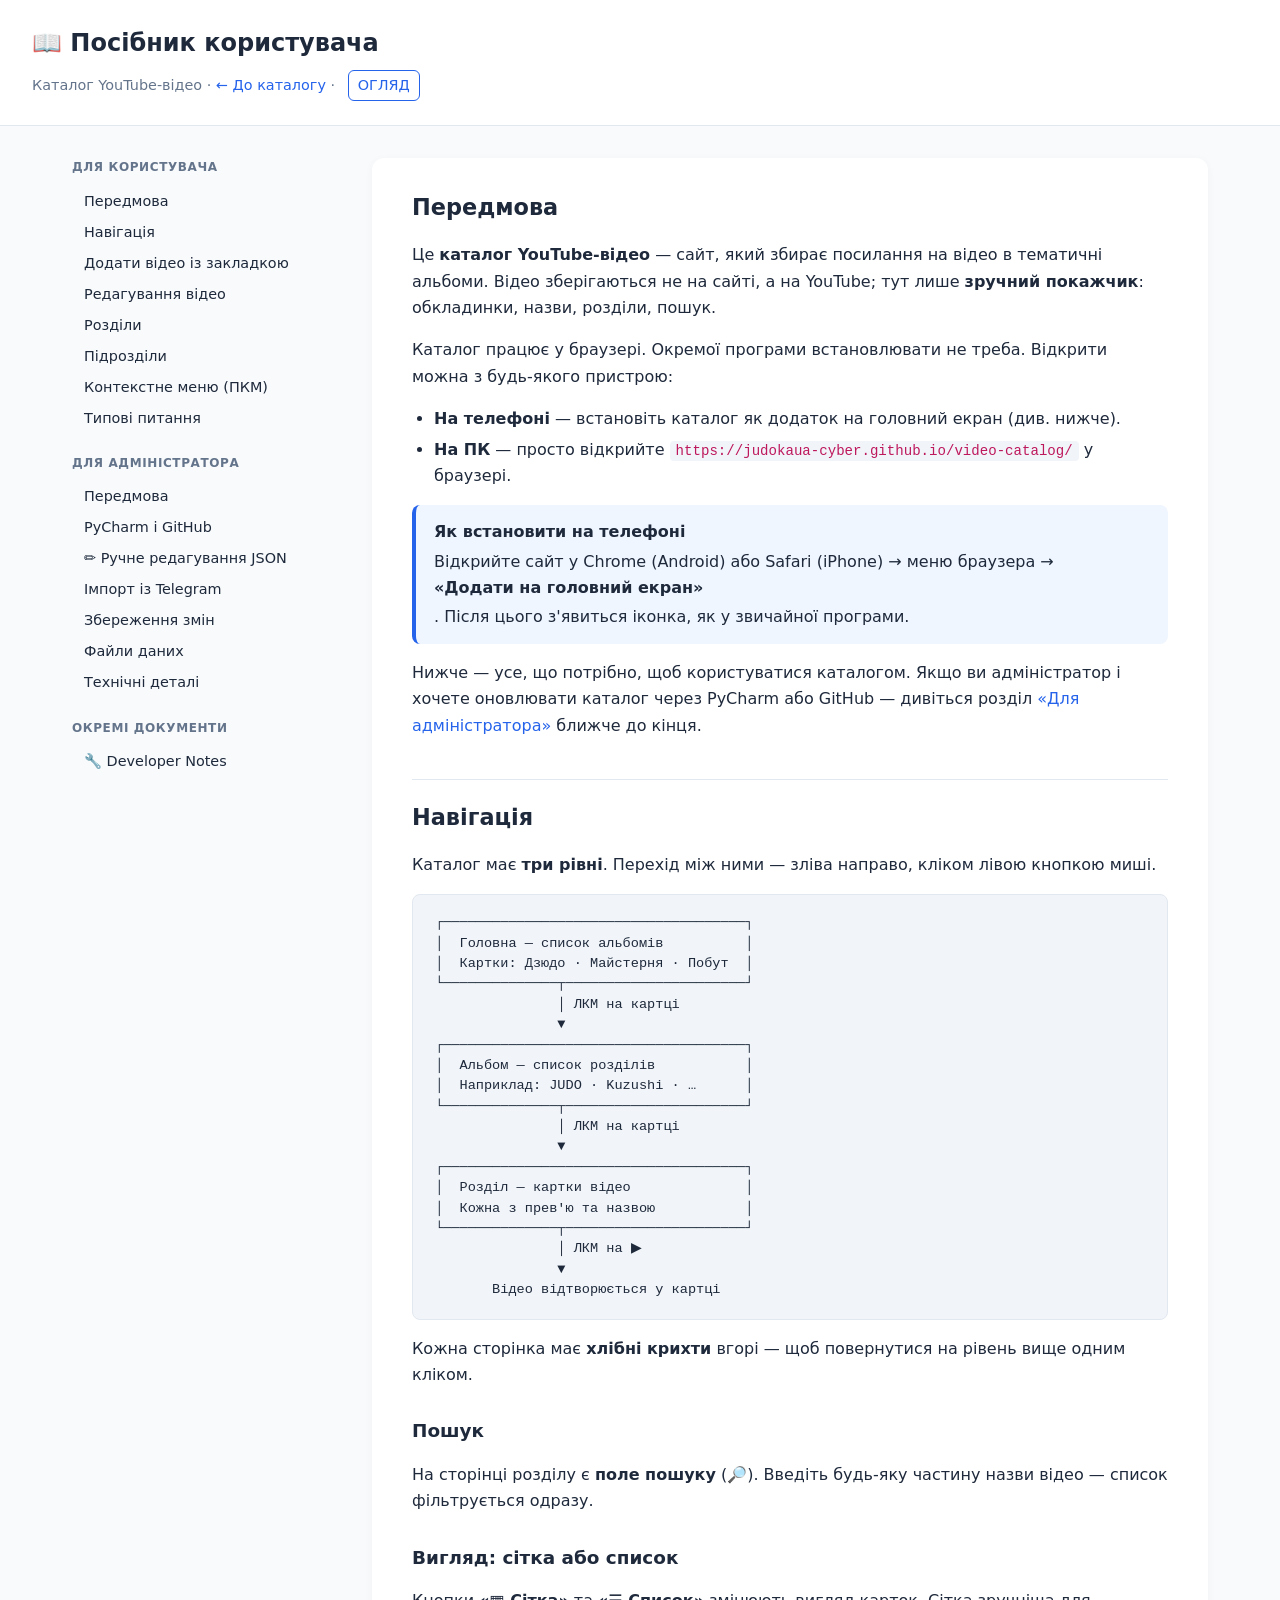
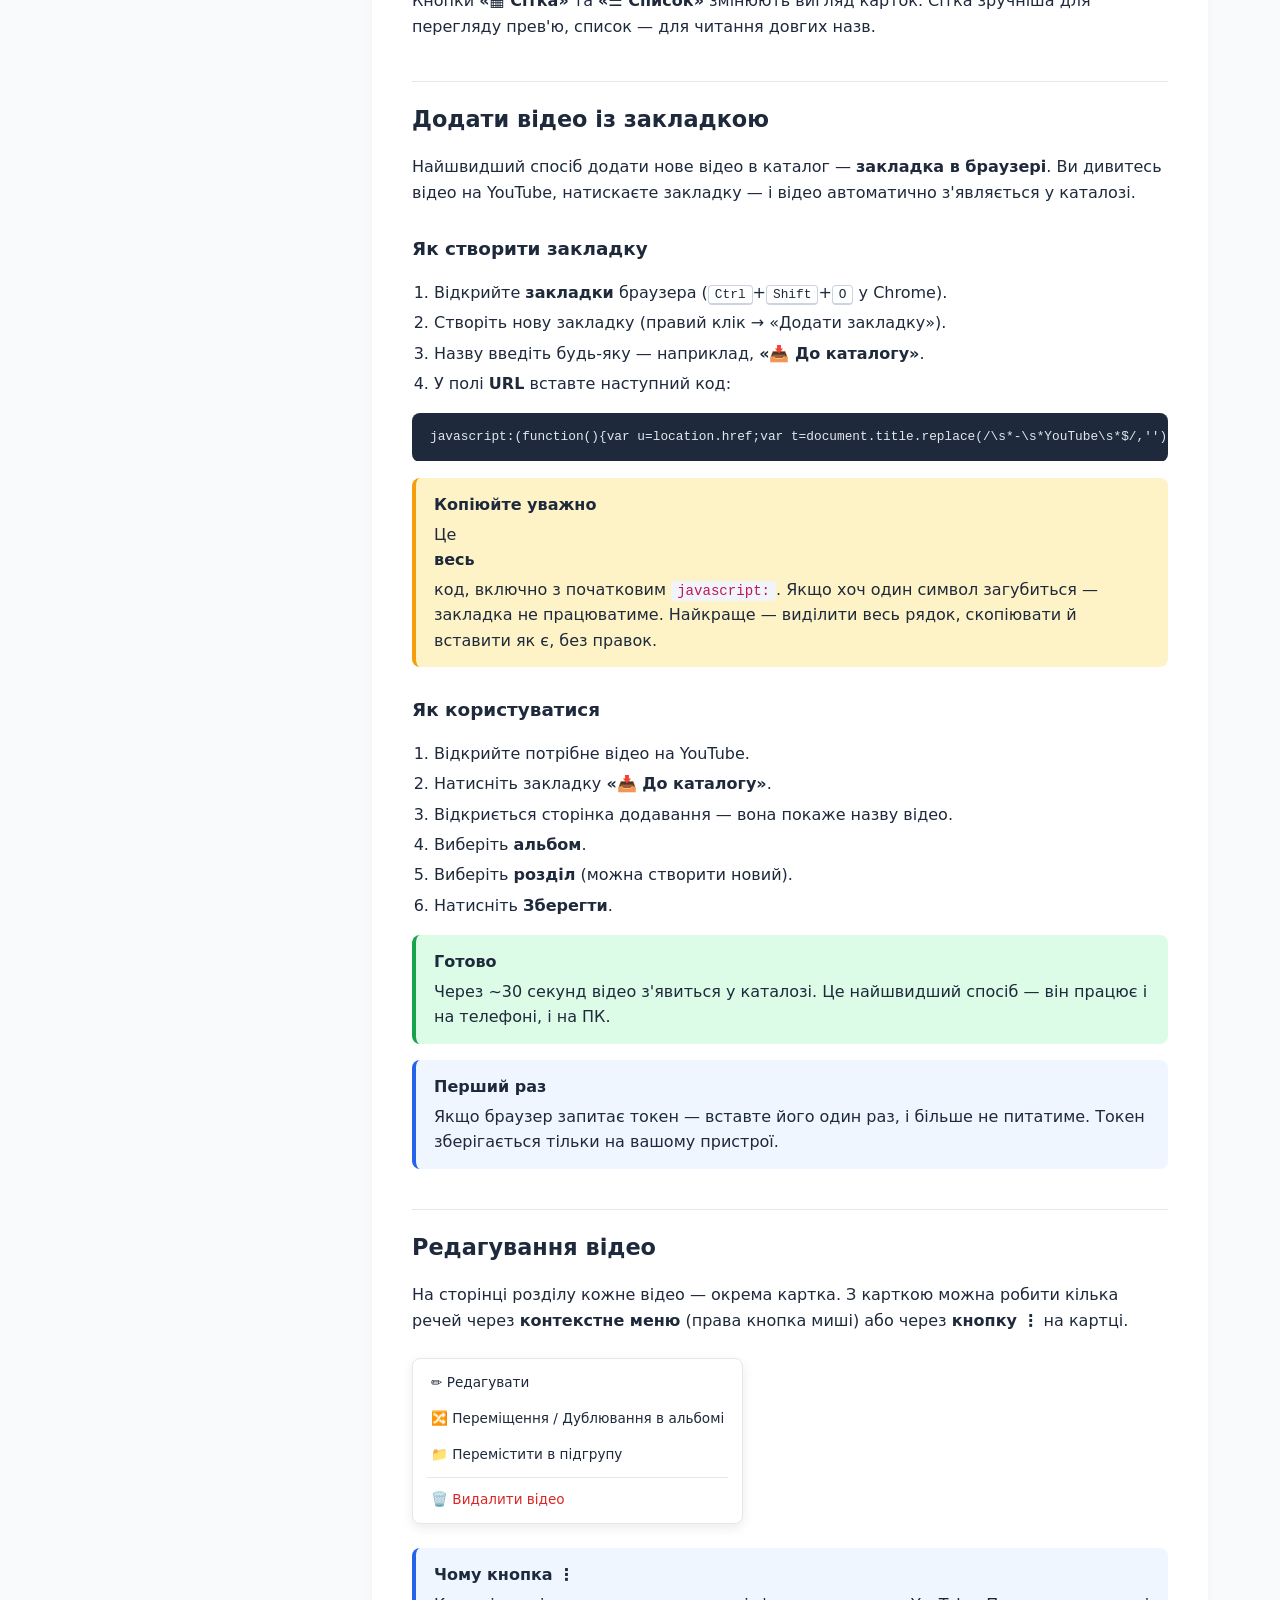
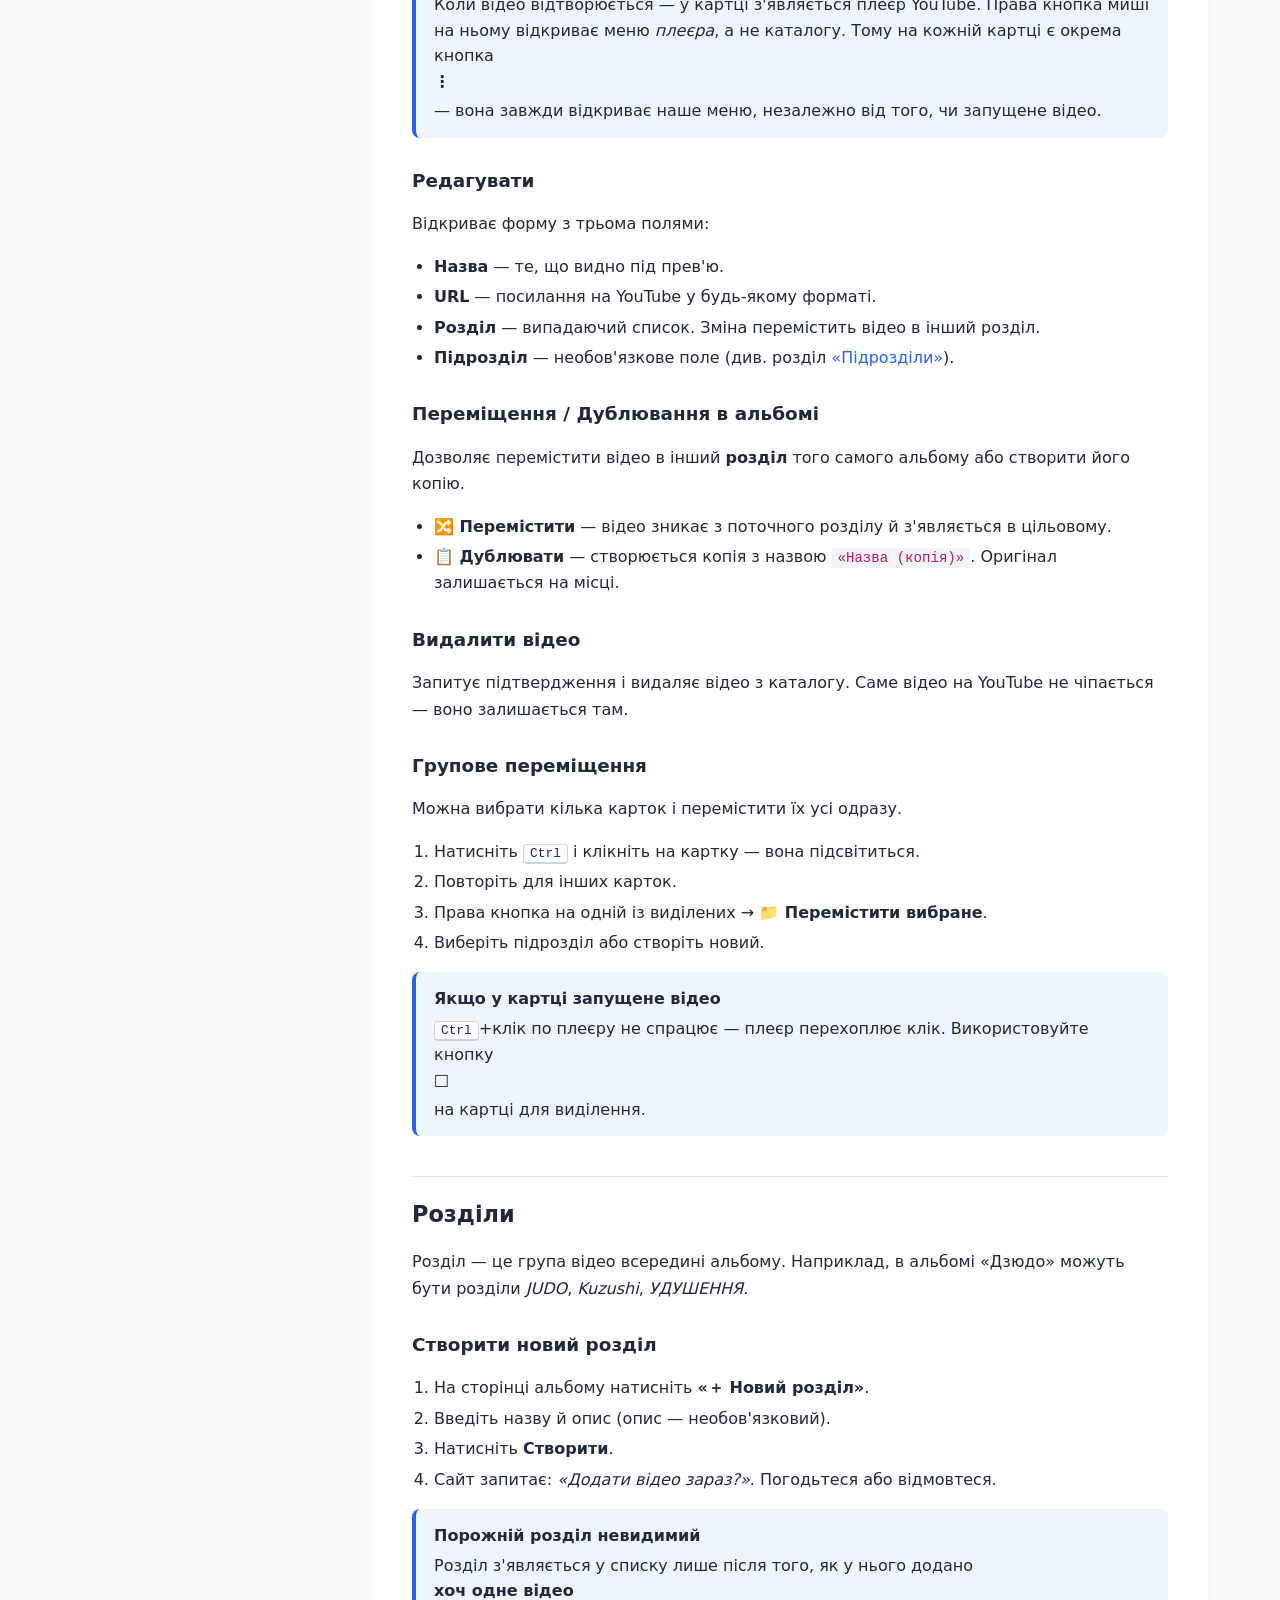
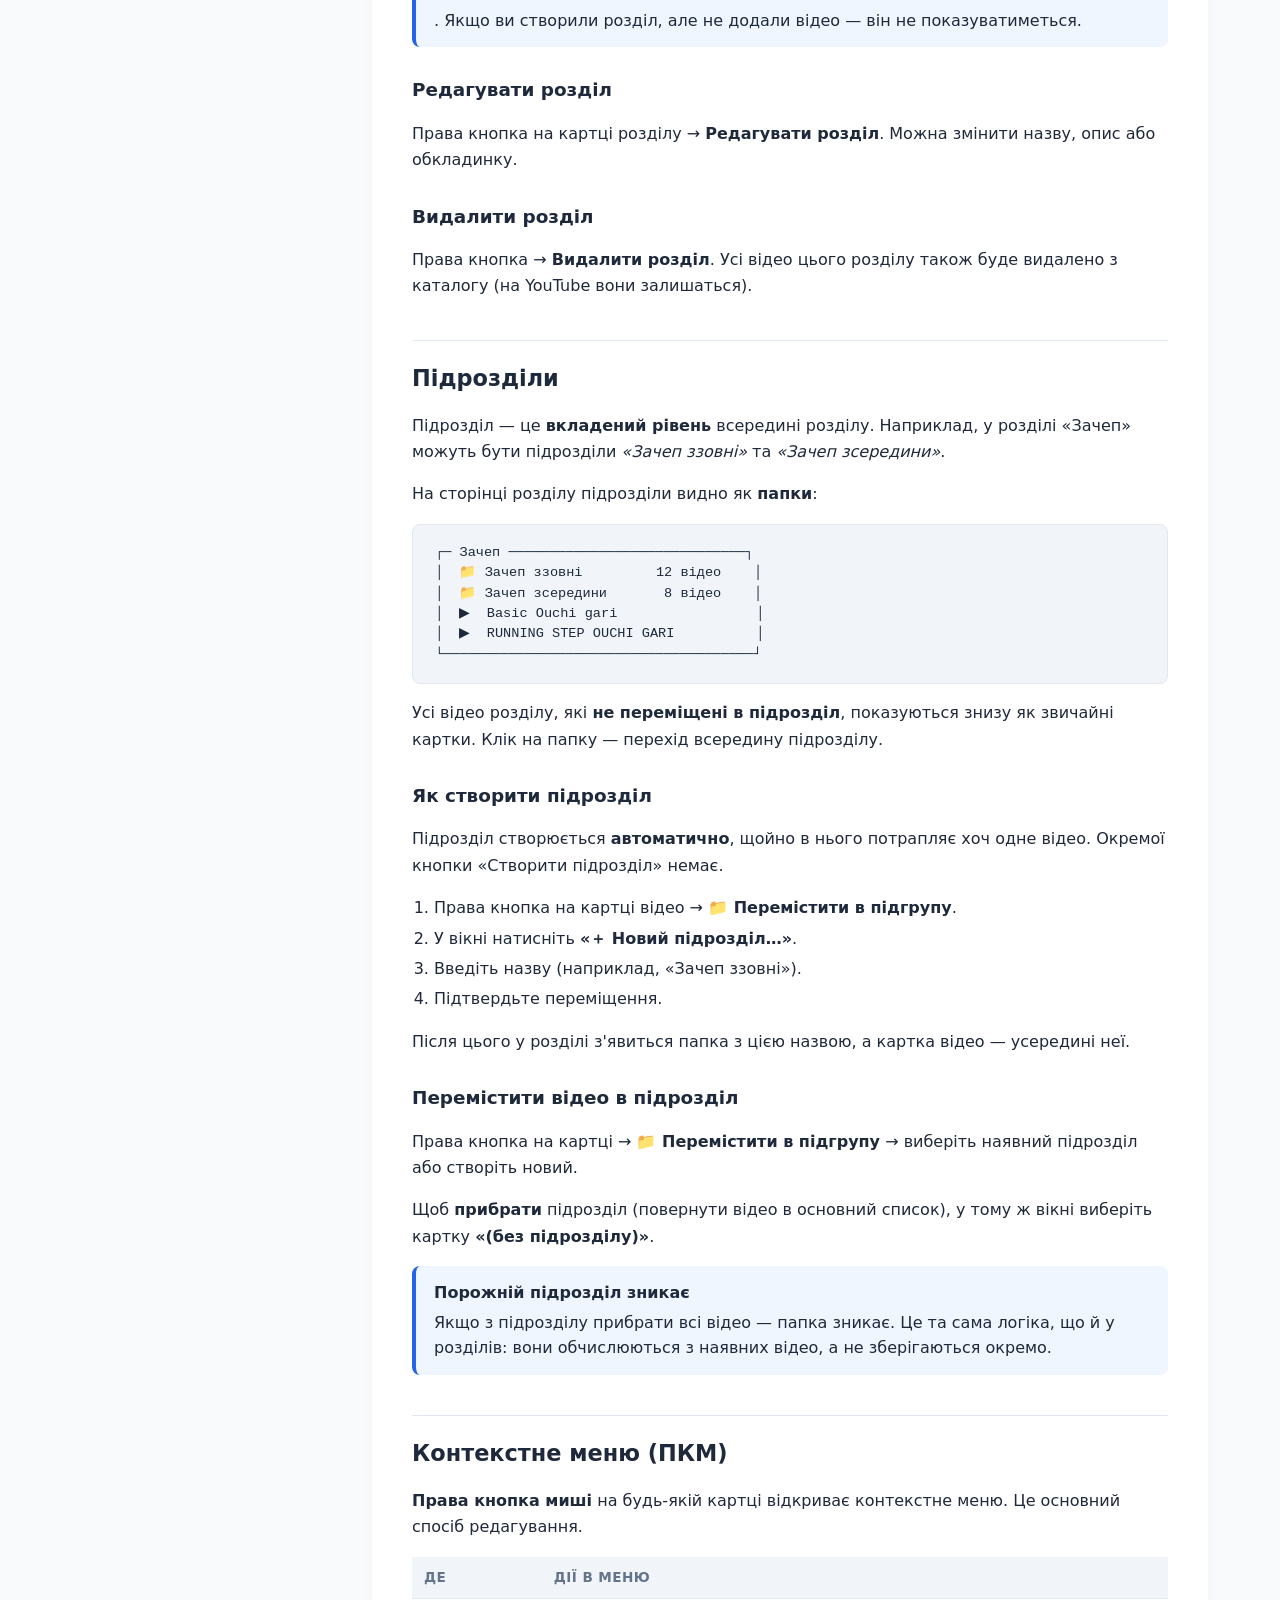
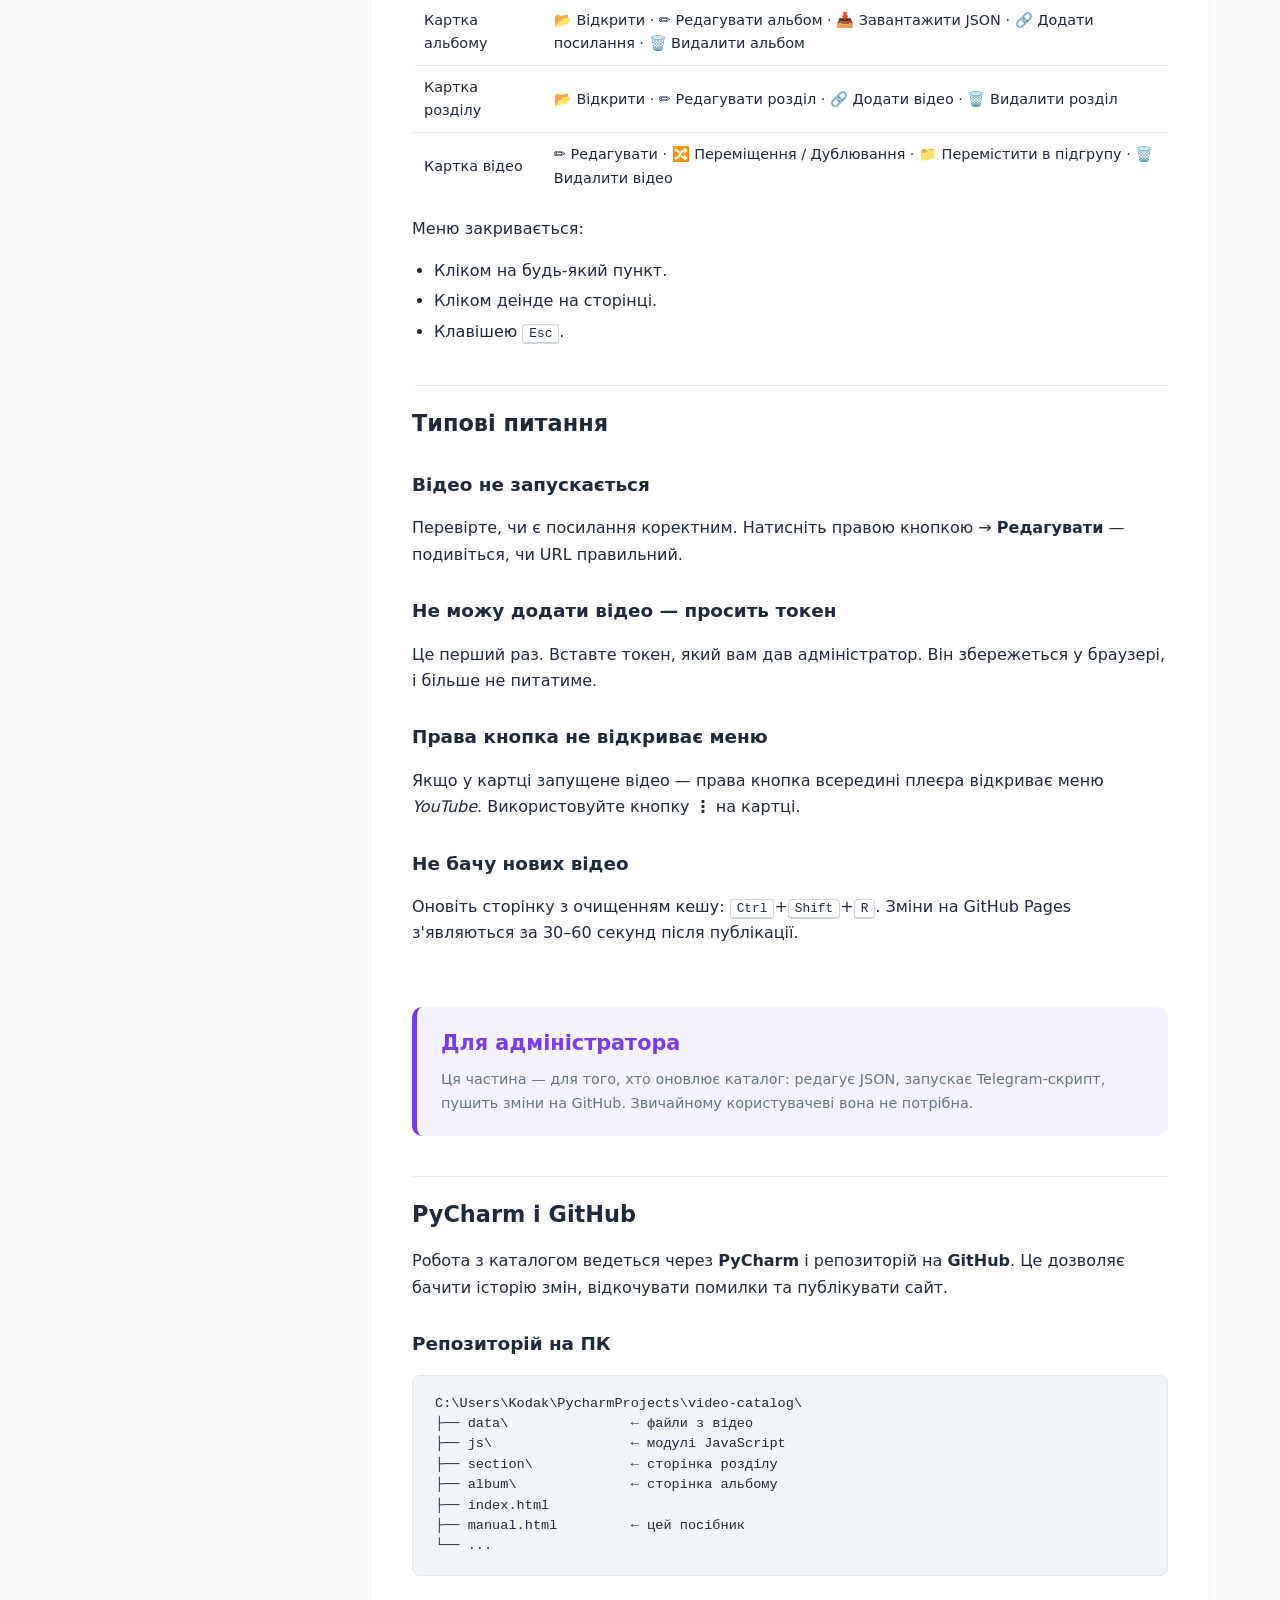
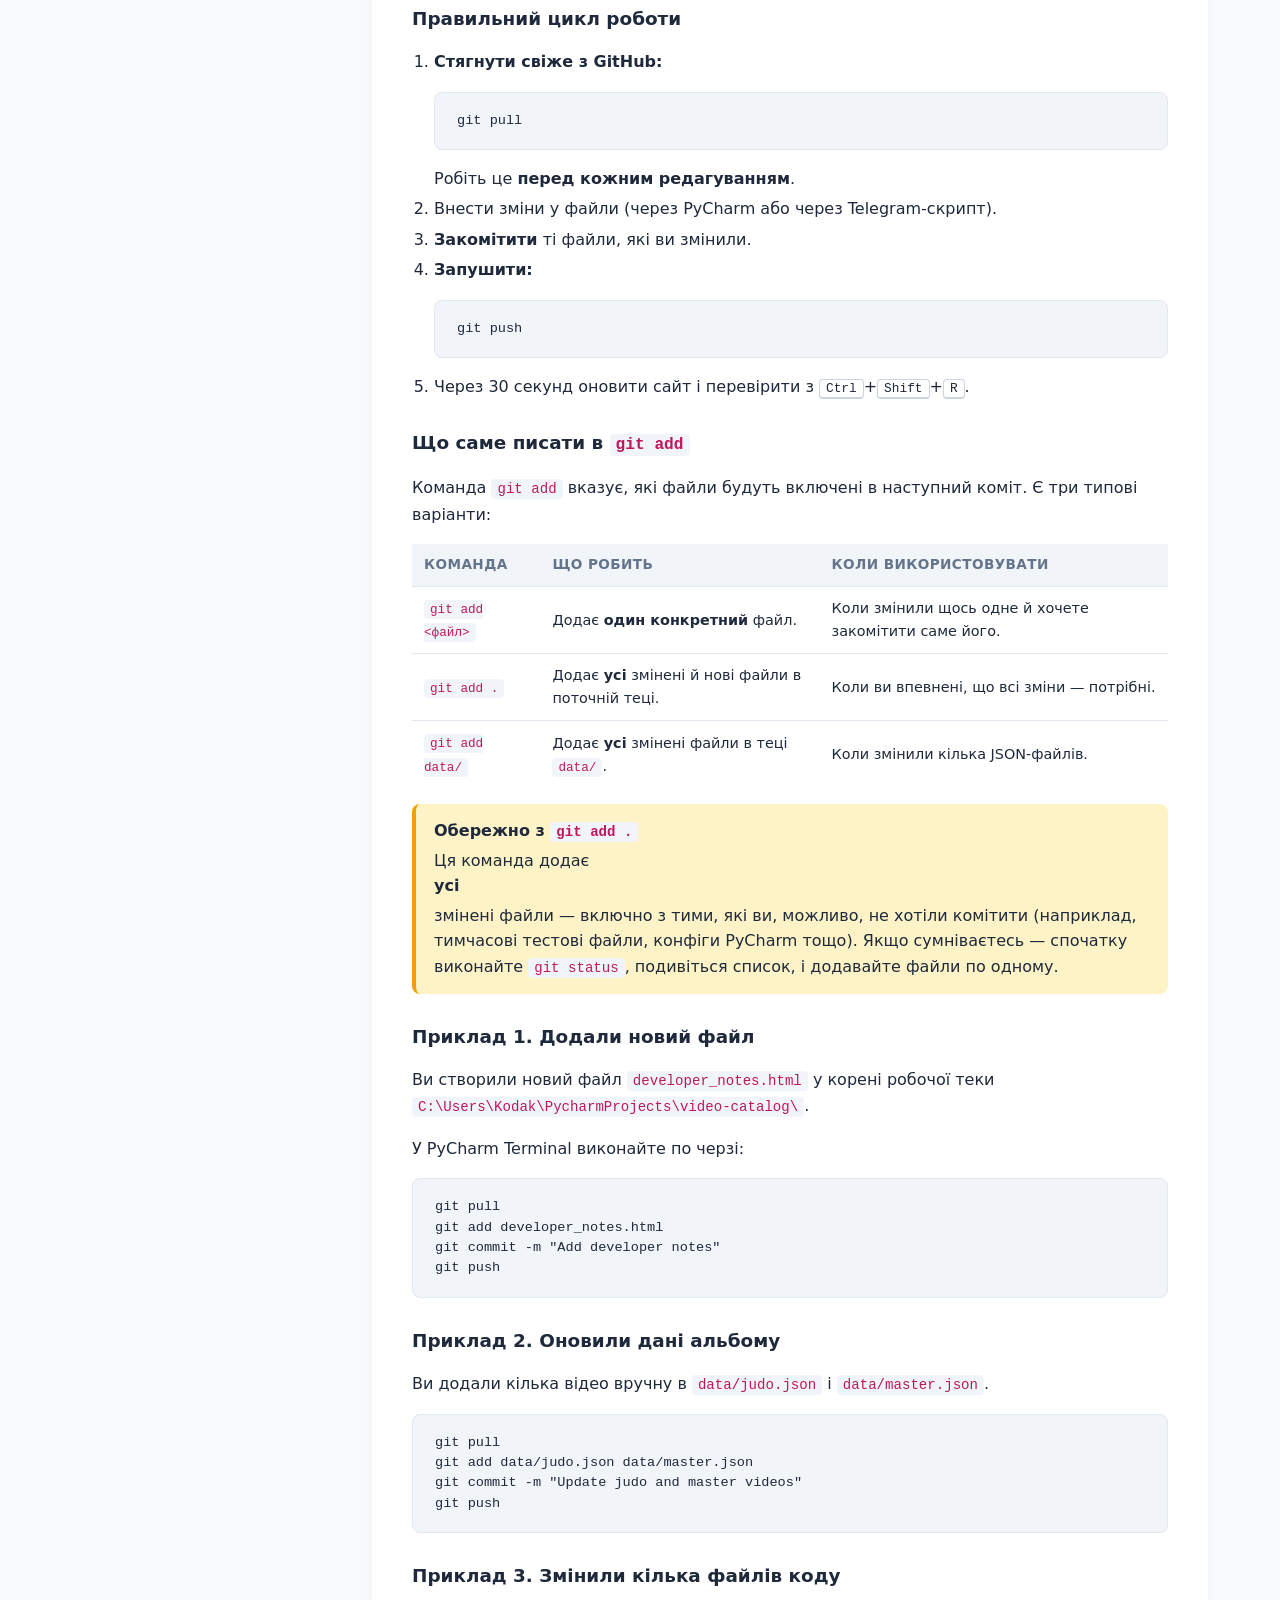
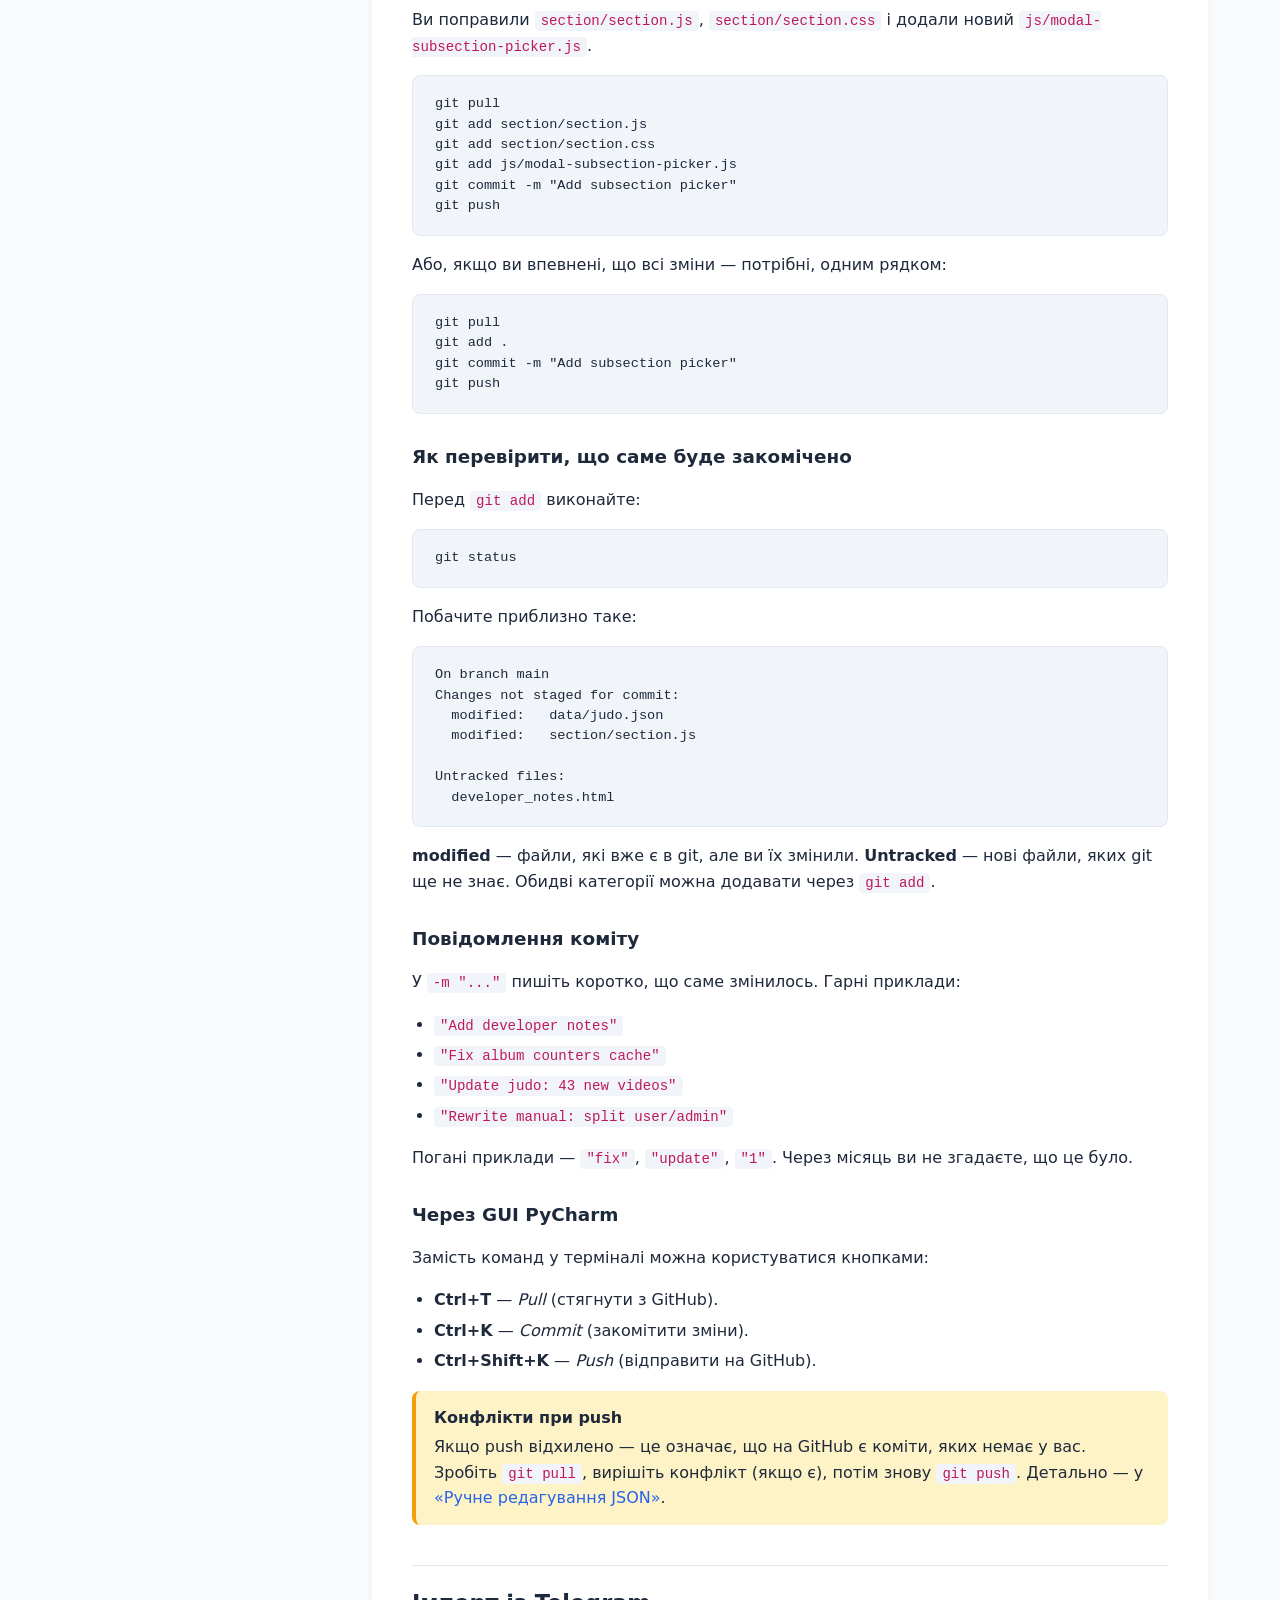
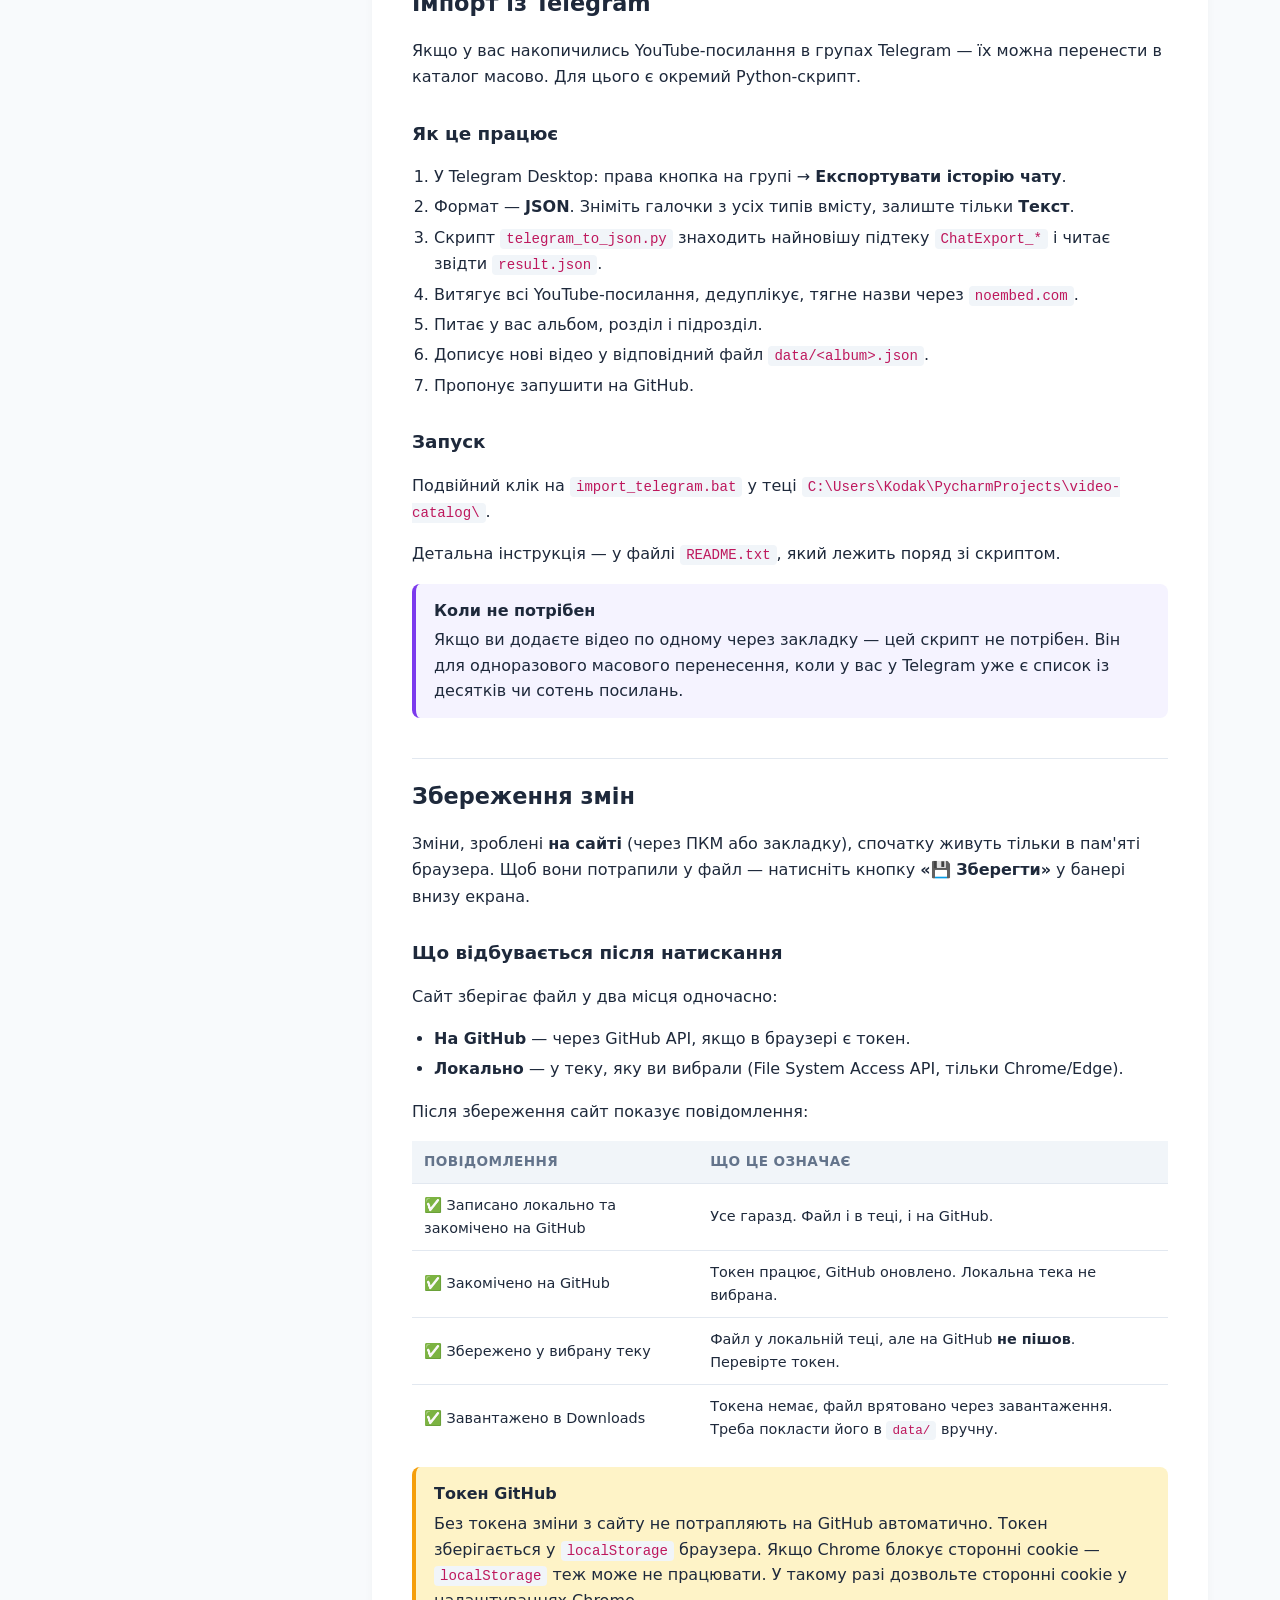
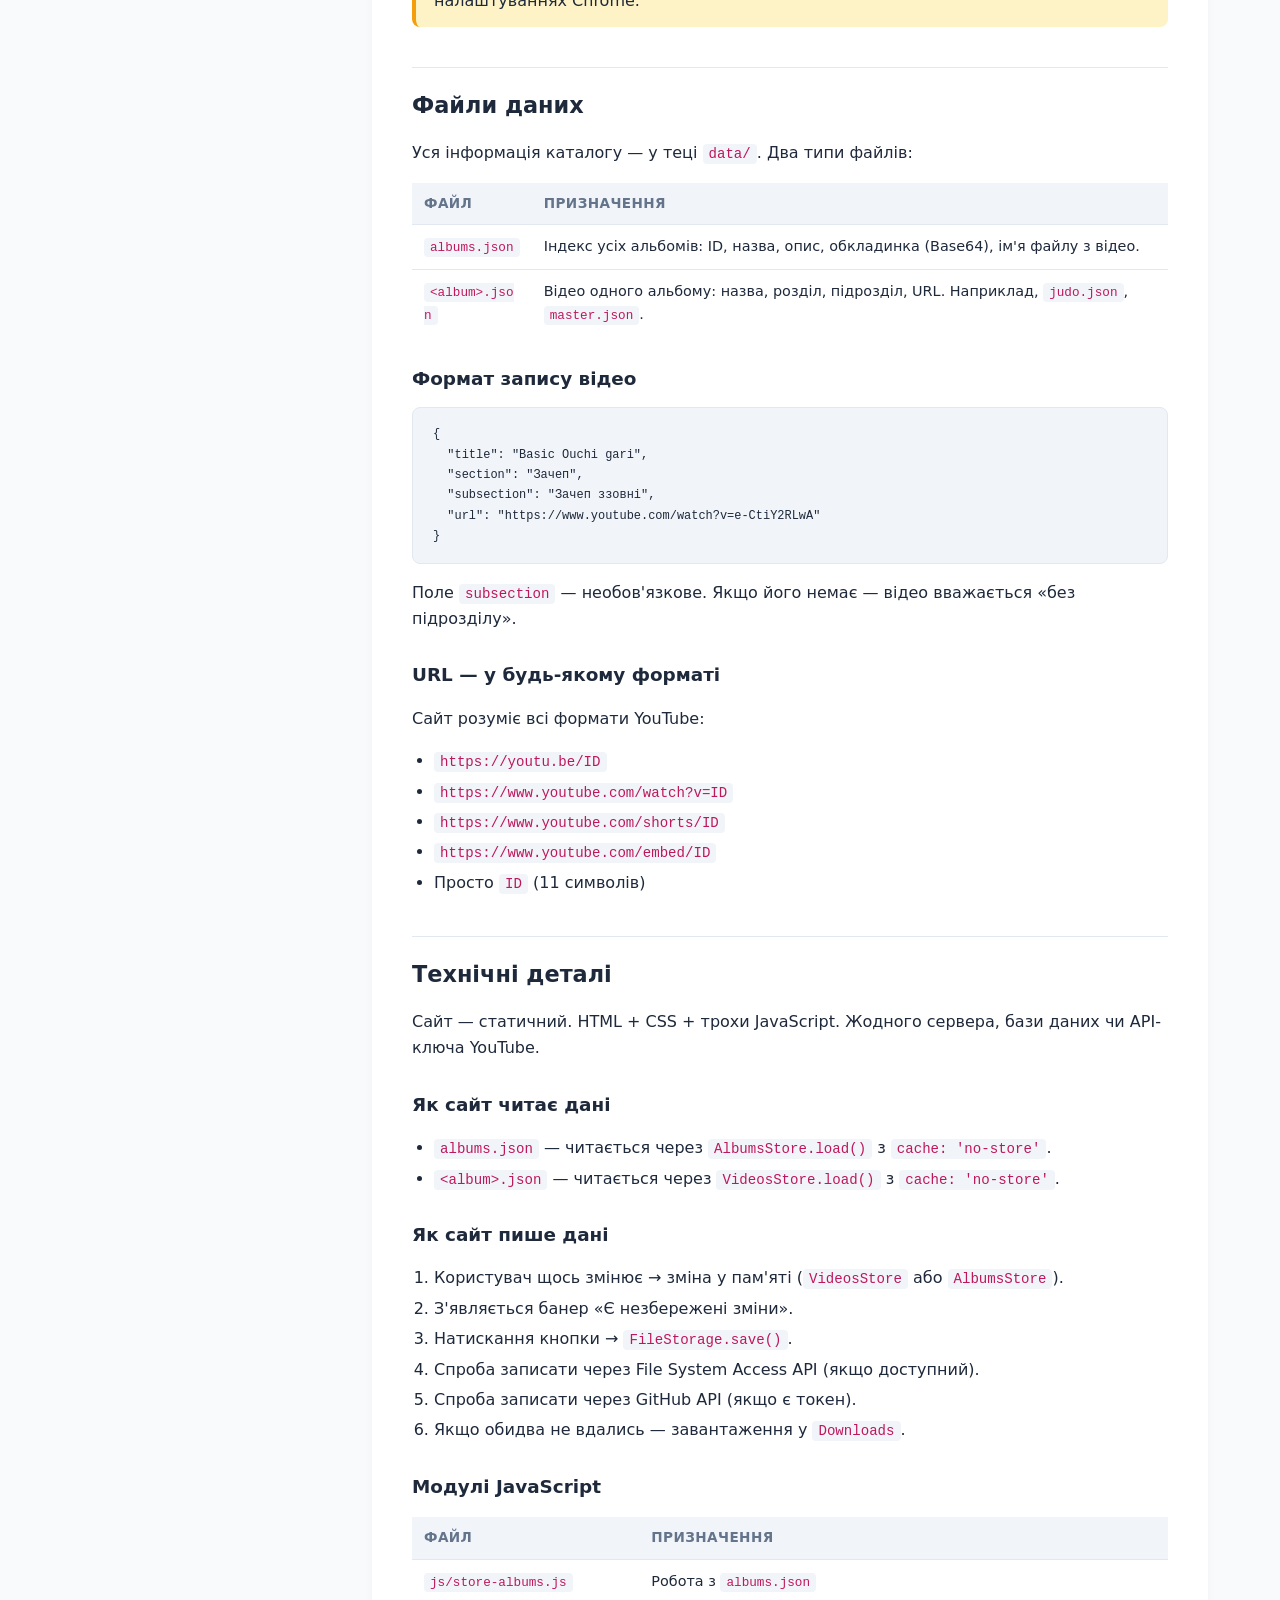
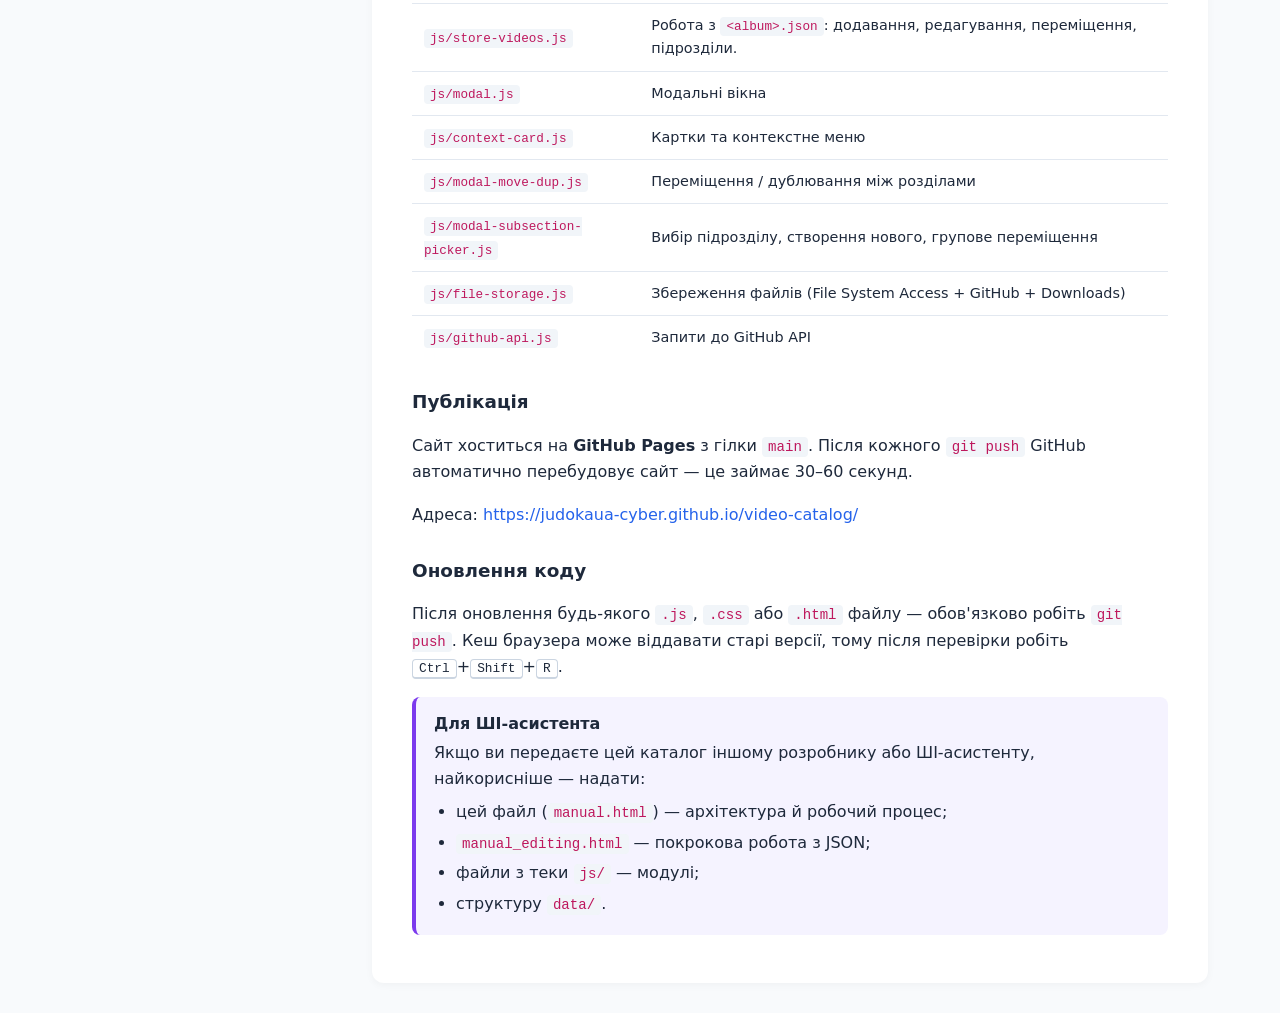
<file: manual.html>
<!DOCTYPE html>
<html lang="uk">
<head>
    <meta charset="UTF-8">
    <meta name="viewport" content="width=device-width, initial-scale=1.0">
    <title>Посібник — Відео Академія</title>
    <style>
        :root {
            --primary: #2563eb;
            --dark: #1e293b;
            --light: #f8fafc;
            --border: #e2e8f0;
            --muted: #64748b;
            --code-bg: #f1f5f9;
            --warn-bg: #fef3c7;
            --warn-border: #f59e0b;
            --ok-bg: #dcfce7;
            --ok-border: #16a34a;
            --err-bg: #fee2e2;
            --err-border: #dc2626;
            --admin-bg: #f5f3ff;
            --admin-border: #7c3aed;
        }
        * { box-sizing: border-box; }
        body {
            font-family: system-ui, -apple-system, sans-serif;
            margin: 0;
            padding: 0;
            background: var(--light);
            color: var(--dark);
            line-height: 1.6;
        }

        header {
            background: white;
            border-bottom: 1px solid var(--border);
            padding: 24px 32px;
            position: sticky;
            top: 0;
            z-index: 100;
        }
        header h1 { margin: 0 0 8px; font-size: 1.5rem; }
        header p { margin: 0; color: var(--muted); font-size: 0.9rem; }
        header a {
            color: var(--primary);
            text-decoration: none;
            font-weight: 500;
        }
        header a:hover { text-decoration: underline; }
        header .toc-button {
            display: inline-block;
            margin-left: 8px;
            padding: 3px 9px;
            border: 1px solid var(--primary);
            border-radius: 6px;
            white-space: nowrap;
        }
        header .toc-button:hover {
            background: var(--primary);
            color: white;
            text-decoration: none;
        }

        .layout {
            display: grid;
            grid-template-columns: 260px 1fr;
            gap: 40px;
            max-width: 1200px;
            margin: 0 auto;
            padding: 32px;
        }

        nav.toc {
            position: sticky;
            top: 100px;
            align-self: start;
            max-height: calc(100vh - 120px);
            overflow-y: auto;
            font-size: 0.9rem;
        }
        nav.toc h3 {
            font-size: 0.75rem;
            text-transform: uppercase;
            letter-spacing: 0.05em;
            color: var(--muted);
            margin: 20px 0 8px;
        }
        nav.toc h3:first-child { margin-top: 0; }
        nav.toc a {
            display: block;
            padding: 4px 10px;
            color: var(--dark);
            text-decoration: none;
            border-radius: 6px;
            border-left: 2px solid transparent;
        }
        nav.toc a:hover {
            background: white;
            border-left-color: var(--primary);
            color: var(--primary);
        }
        nav.toc a.admin-link:hover {
            border-left-color: var(--admin-border);
            color: var(--admin-border);
        }

        nav.toc { scroll-margin-top: 100px; }
        @media (max-width: 900px) {
            .layout { grid-template-columns: 1fr; padding: 20px; }
            nav.toc { position: static; max-height: none; }
        }

        main {
            background: white;
            border-radius: 12px;
            padding: 32px 40px;
            box-shadow: 0 2px 8px rgba(0,0,0,0.04);
            min-width: 0;
        }
        @media (max-width: 600px) { main { padding: 20px; } }

        main h2 {
            font-size: 1.4rem;
            margin: 40px 0 16px;
            padding-top: 20px;
            border-top: 1px solid var(--border);
            scroll-margin-top: 100px;
        }
        main h2:first-child {
            margin-top: 0;
            padding-top: 0;
            border-top: none;
        }
        main h3 {
            font-size: 1.15rem;
            margin: 28px 0 12px;
            scroll-margin-top: 100px;
        }
        main h4 {
            font-size: 1rem;
            margin: 20px 0 8px;
            color: var(--muted);
            scroll-margin-top: 100px;
        }
        main p, main li { line-height: 1.65; }
        main ul, main ol { padding-left: 22px; }
        main li { margin: 4px 0; }

        main code {
            background: var(--code-bg);
            padding: 2px 6px;
            border-radius: 4px;
            font-family: ui-monospace, 'Cascadia Code', monospace;
            font-size: 0.88em;
            color: #be185d;
            word-break: break-word;
        }
        main pre {
            background: var(--code-bg);
            padding: 16px 20px;
            border-radius: 8px;
            overflow-x: auto;
            font-size: 0.85rem;
            line-height: 1.5;
            border: 1px solid var(--border);
        }
        main pre code {
            background: none;
            padding: 0;
            color: inherit;
            word-break: normal;
        }

        main a {
            color: var(--primary);
            text-decoration: none;
            font-weight: 500;
        }
        main a:hover { text-decoration: underline; }

        .note, .warn, .ok, .err, .admin-note {
            padding: 14px 18px;
            border-radius: 8px;
            margin: 16px 0;
            border-left: 4px solid;
        }
        .note { background: #eff6ff; border-color: var(--primary); }
        .warn { background: var(--warn-bg); border-color: var(--warn-border); }
        .ok { background: var(--ok-bg); border-color: var(--ok-border); }
        .err { background: var(--err-bg); border-color: var(--err-border); }
        .admin-note { background: var(--admin-bg); border-color: var(--admin-border); }
        .note strong, .warn strong, .ok strong, .err strong, .admin-note strong {
            display: block;
            margin-bottom: 4px;
        }

        .section-divider {
            margin: 60px 0 40px;
            padding: 20px 24px;
            background: var(--admin-bg);
            border-radius: 10px;
            border-left: 5px solid var(--admin-border);
        }
        .section-divider h2 {
            margin: 0;
            padding: 0;
            border: none;
            color: var(--admin-border);
            font-size: 1.3rem;
        }
        .section-divider p {
            margin: 8px 0 0;
            color: var(--muted);
            font-size: 0.9rem;
        }

        table {
            width: 100%;
            border-collapse: collapse;
            margin: 16px 0;
            font-size: 0.9rem;
        }
        th, td {
            text-align: left;
            padding: 10px 12px;
            border-bottom: 1px solid var(--border);
        }
        th {
            background: var(--code-bg);
            font-weight: 600;
            font-size: 0.85rem;
            text-transform: uppercase;
            letter-spacing: 0.03em;
            color: var(--muted);
        }
        tr:last-child td { border-bottom: none; }

        .scheme {
            background: var(--code-bg);
            padding: 18px 22px;
            border-radius: 8px;
            font-family: ui-monospace, 'Cascadia Code', monospace;
            font-size: 0.85rem;
            line-height: 1.5;
            white-space: pre;
            overflow-x: auto;
            border: 1px solid var(--border);
            margin: 16px 0;
        }

        .menu-demo {
            display: inline-block;
            background: white;
            border: 1px solid var(--border);
            border-radius: 8px;
            padding: 6px;
            box-shadow: 0 4px 12px rgba(0,0,0,0.08);
            font-size: 0.85rem;
            margin: 8px 0;
            min-width: 220px;
        }
        .menu-demo .item {
            padding: 7px 12px;
            border-radius: 6px;
            display: flex;
            gap: 8px;
            align-items: center;
        }
        .menu-demo .item.danger { color: #dc2626; }
        .menu-demo .sep {
            height: 1px;
            background: var(--border);
            margin: 4px 8px;
        }

        kbd {
            background: white;
            border: 1px solid #cbd5e1;
            border-bottom-width: 2px;
            border-radius: 4px;
            padding: 1px 6px;
            font-family: ui-monospace, monospace;
            font-size: 0.8em;
            color: var(--dark);
        }

        .bookmarklet {
            display: block;
            background: #1e293b;
            color: #e2e8f0;
            padding: 14px 18px;
            border-radius: 8px;
            font-family: ui-monospace, monospace;
            font-size: 0.8rem;
            line-height: 1.6;
            margin: 12px 0;
            overflow-x: auto;
            white-space: pre;
            word-break: normal;
        }

        @media print {
            header, nav.toc { display: none; }
            .layout { grid-template-columns: 1fr; padding: 0; }
            main { box-shadow: none; padding: 0; }
            main h2 { page-break-after: avoid; }
            .section-divider { page-break-before: always; }
        }
    </style>
</head>
<body>

<header>
    <h1>📖 Посібник користувача</h1>
    <p>
        Каталог YouTube-відео · <a href="index.html">← До каталогу</a> ·
        <a class="toc-button" href="#toc">ОГЛЯД</a>
    </p>
</header>

<div class="layout">

    <nav class="toc" id="toc">
        <h3>Для користувача</h3>
        <a href="#intro">Передмова</a>
        <a href="#nav">Навігація</a>
        <a href="#bookmarklet">Додати відео із закладкою</a>
        <a href="#edit-video">Редагування відео</a>
        <a href="#edit-section">Розділи</a>
        <a href="#subsections">Підрозділи</a>
        <a href="#pkm">Контекстне меню (ПКМ)</a>
        <a href="#troubles-user">Типові питання</a>

        <h3>Для адміністратора</h3>
        <a href="#admin-intro" class="admin-link">Передмова</a>
        <a href="#pycharm" class="admin-link">PyCharm і GitHub</a>
        <a href="manual_editing.html">✏️ Ручне редагування JSON</a>
        <a href="#telegram" class="admin-link">Імпорт із Telegram</a>
        <a href="#save" class="admin-link">Збереження змін</a>
        <a href="#data-files" class="admin-link">Файли даних</a>
        <a href="#tech-notes" class="admin-link">Технічні деталі</a>
		
        <h3>Окремі документи</h3>
        <a href="developer_notes.html">🔧 Developer Notes</a>
    </nav>

    <main>

        <!-- ═══════════════════════════════════════════════════════
             ЧАСТИНА 1 — ДЛЯ КОРИСТУВАЧА
             ═══════════════════════════════════════════════════════ -->

        <h2 id="intro">Передмова</h2>

        <p>
            Це <strong>каталог YouTube-відео</strong> — сайт, який збирає
            посилання на відео в тематичні альбоми. Відео зберігаються не
            на сайті, а на YouTube; тут лише <strong>зручний покажчик</strong>:
            обкладинки, назви, розділи, пошук.
        </p>

        <p>
            Каталог працює у браузері. Окремої програми встановлювати не
            треба. Відкрити можна з будь-якого пристрою:
        </p>

        <ul>
            <li><strong>На телефоні</strong> — встановіть каталог як додаток
                на головний екран (див. нижче).</li>
            <li><strong>На ПК</strong> — просто відкрийте
                <code>https://judokaua-cyber.github.io/video-catalog/</code>
                у браузері.</li>
        </ul>

        <div class="note">
            <strong>Як встановити на телефоні</strong>
            Відкрийте сайт у Chrome (Android) або Safari (iPhone) →
            меню браузера → <strong>«Додати на головний екран»</strong>.
            Після цього з'явиться іконка, як у звичайної програми.
        </div>

        <p>
            Нижче — усе, що потрібно, щоб користуватися каталогом. Якщо ви
            адміністратор і хочете оновлювати каталог через PyCharm або
            GitHub — дивіться розділ <a href="#admin-intro">«Для адміністратора»</a>
            ближче до кінця.
        </p>

        <h2 id="nav">Навігація</h2>

        <p>
            Каталог має <strong>три рівні</strong>. Перехід між ними —
            зліва направо, кліком лівою кнопкою миші.
        </p>

        <div class="scheme">┌─────────────────────────────────────┐
│  Головна — список альбомів          │
│  Картки: Дзюдо · Майстерня · Побут  │
└──────────────┬──────────────────────┘
               │ ЛКМ на картці
               ▼
┌─────────────────────────────────────┐
│  Альбом — список розділів           │
│  Наприклад: JUDO · Kuzushi · …      │
└──────────────┬──────────────────────┘
               │ ЛКМ на картці
               ▼
┌─────────────────────────────────────┐
│  Розділ — картки відео              │
│  Кожна з прев'ю та назвою           │
└──────────────┬──────────────────────┘
               │ ЛКМ на ▶
               ▼
       Відео відтворюється у картці</div>

        <p>
            Кожна сторінка має <strong>хлібні крихти</strong> вгорі — щоб
            повернутися на рівень вище одним кліком.
        </p>

        <h3>Пошук</h3>

        <p>
            На сторінці розділу є <strong>поле пошуку</strong> (🔎).
            Введіть будь-яку частину назви відео — список фільтрується
            одразу.
        </p>

        <h3>Вигляд: сітка або список</h3>

        <p>
            Кнопки <strong>«▦ Сітка»</strong> та <strong>«☰ Список»</strong>
            змінюють вигляд карток. Сітка зручніша для перегляду прев'ю,
            список — для читання довгих назв.
        </p>

        <h2 id="bookmarklet">Додати відео із закладкою</h2>

        <p>
            Найшвидший спосіб додати нове відео в каталог — <strong>закладка
            в браузері</strong>. Ви дивитесь відео на YouTube, натискаєте
            закладку — і відео автоматично з'являється у каталозі.
        </p>

        <h3>Як створити закладку</h3>

        <ol>
            <li>Відкрийте <strong>закладки</strong> браузера
                (<kbd>Ctrl</kbd>+<kbd>Shift</kbd>+<kbd>O</kbd> у Chrome).</li>
            <li>Створіть нову закладку (правий клік → «Додати закладку»).</li>
            <li>Назву введіть будь-яку — наприклад,
                <strong>«📥 До каталогу»</strong>.</li>
            <li>У полі <strong>URL</strong> вставте наступний код:</li>
        </ol>

        <div class="bookmarklet">javascript:(function(){var u=location.href;var t=document.title.replace(/\s*-\s*YouTube\s*$/,'');var base='https://judokaua-cyber.github.io/video-catalog/add.html';window.open(base+'?url='+encodeURIComponent(u)+'&title='+encodeURIComponent(t),'_blank');})();</div>

        <div class="warn">
            <strong>Копіюйте уважно</strong>
            Це <strong>весь</strong> код, включно з початковим
            <code>javascript:</code>. Якщо хоч один символ загубиться —
            закладка не працюватиме. Найкраще — виділити весь рядок, скопіювати
            й вставити як є, без правок.
        </div>

        <h3>Як користуватися</h3>

        <ol>
            <li>Відкрийте потрібне відео на YouTube.</li>
            <li>Натисніть закладку <strong>«📥 До каталогу»</strong>.</li>
            <li>Відкриється сторінка додавання — вона покаже назву відео.</li>
            <li>Виберіть <strong>альбом</strong>.</li>
            <li>Виберіть <strong>розділ</strong> (можна створити новий).</li>
            <li>Натисніть <strong>Зберегти</strong>.</li>
        </ol>

        <div class="ok">
            <strong>Готово</strong>
            Через ~30 секунд відео з'явиться у каталозі. Це найшвидший
            спосіб — він працює і на телефоні, і на ПК.
        </div>

        <div class="note">
            <strong>Перший раз</strong>
            Якщо браузер запитає токен — вставте його один раз, і більше
            не питатиме. Токен зберігається тільки на вашому пристрої.
        </div>

        <h2 id="edit-video">Редагування відео</h2>

        <p>
            На сторінці розділу кожне відео — окрема картка. З карткою можна
            робити кілька речей через <strong>контекстне меню</strong>
            (права кнопка миші) або через <strong>кнопку ⋮</strong> на картці.
        </p>

        <div class="menu-demo">
            <div class="item">✏️ Редагувати</div>
            <div class="item">🔀 Переміщення / Дублювання в альбомі</div>
            <div class="item">📁 Перемістити в підгрупу</div>
            <div class="sep"></div>
            <div class="item danger">🗑️ Видалити відео</div>
        </div>

        <div class="note">
            <strong>Чому кнопка ⋮</strong>
            Коли відео відтворюється — у картці з'являється плеєр YouTube.
            Права кнопка миші на ньому відкриває меню <em>плеєра</em>, а не
            каталогу. Тому на кожній картці є окрема кнопка <strong>⋮</strong>
            — вона завжди відкриває наше меню, незалежно від того,
            чи запущене відео.
        </div>

        <h3>Редагувати</h3>

        <p>Відкриває форму з трьома полями:</p>

        <ul>
            <li><strong>Назва</strong> — те, що видно під прев'ю.</li>
            <li><strong>URL</strong> — посилання на YouTube у будь-якому форматі.</li>
            <li><strong>Розділ</strong> — випадаючий список. Зміна перемістить
                відео в інший розділ.</li>
            <li><strong>Підрозділ</strong> — необов'язкове поле (див. розділ
                <a href="#subsections">«Підрозділи»</a>).</li>
        </ul>

        <h3>Переміщення / Дублювання в альбомі</h3>

        <p>
            Дозволяє перемістити відео в інший <strong>розділ</strong> того
            самого альбому або створити його копію.
        </p>

        <ul>
            <li><strong>🔀 Перемістити</strong> — відео зникає з поточного
                розділу й з'являється в цільовому.</li>
            <li><strong>📋 Дублювати</strong> — створюється копія з назвою
                <code>«Назва (копія)»</code>. Оригінал залишається на місці.</li>
        </ul>

        <h3>Видалити відео</h3>

        <p>
            Запитує підтвердження і видаляє відео з каталогу. Саме відео на
            YouTube не чіпається — воно залишається там.
        </p>

        <h3>Групове переміщення</h3>

        <p>
            Можна вибрати кілька карток і перемістити їх усі одразу.
        </p>

        <ol>
            <li>Натисніть <kbd>Ctrl</kbd> і клікніть на картку — вона
                підсвітиться.</li>
            <li>Повторіть для інших карток.</li>
            <li>Права кнопка на одній із виділених → <strong>📁 Перемістити
                вибране</strong>.</li>
            <li>Виберіть підрозділ або створіть новий.</li>
        </ol>

        <div class="note">
            <strong>Якщо у картці запущене відео</strong>
            <kbd>Ctrl</kbd>+клік по плеєру не спрацює — плеєр перехоплює
            клік. Використовуйте кнопку <strong>□</strong> на картці для
            виділення.
        </div>

        <h2 id="edit-section">Розділи</h2>

        <p>
            Розділ — це група відео всередині альбому. Наприклад, в альбомі
            «Дзюдо» можуть бути розділи <em>JUDO</em>, <em>Kuzushi</em>,
            <em>УДУШЕННЯ</em>.
        </p>

        <h3>Створити новий розділ</h3>

        <ol>
            <li>На сторінці альбому натисніть <strong>«＋ Новий розділ»</strong>.</li>
            <li>Введіть назву й опис (опис — необов'язковий).</li>
            <li>Натисніть <strong>Створити</strong>.</li>
            <li>Сайт запитає: <em>«Додати відео зараз?»</em>. Погодьтеся
                або відмовтеся.</li>
        </ol>

        <div class="note">
            <strong>Порожній розділ невидимий</strong>
            Розділ з'являється у списку лише після того, як у нього додано
            <strong>хоч одне відео</strong>. Якщо ви створили розділ, але не
            додали відео — він не показуватиметься.
        </div>

        <h3>Редагувати розділ</h3>

        <p>
            Права кнопка на картці розділу → <strong>Редагувати розділ</strong>.
            Можна змінити назву, опис або обкладинку.
        </p>

        <h3>Видалити розділ</h3>

        <p>
            Права кнопка → <strong>Видалити розділ</strong>. Усі відео цього
            розділу також буде видалено з каталогу (на YouTube вони
            залишаться).
        </p>

        <h2 id="subsections">Підрозділи</h2>

        <p>
            Підрозділ — це <strong>вкладений рівень</strong> всередині
            розділу. Наприклад, у розділі «Зачеп» можуть бути підрозділи
            <em>«Зачеп ззовні»</em> та <em>«Зачеп зсередини»</em>.
        </p>

        <p>
            На сторінці розділу підрозділи видно як <strong>папки</strong>:
        </p>

        <div class="scheme">┌─ Зачеп ─────────────────────────────┐
│  📁 Зачеп ззовні         12 відео    │
│  📁 Зачеп зсередини       8 відео    │
│  ▶  Basic Ouchi gari                 │
│  ▶  RUNNING STEP OUCHI GARI          │
└──────────────────────────────────────┘</div>

        <p>
            Усі відео розділу, які <strong>не переміщені в підрозділ</strong>,
            показуються знизу як звичайні картки. Клік на папку — перехід
            всередину підрозділу.
        </p>

        <h3>Як створити підрозділ</h3>

        <p>
            Підрозділ створюється <strong>автоматично</strong>, щойно в нього
            потрапляє хоч одне відео. Окремої кнопки «Створити підрозділ»
            немає.
        </p>

        <ol>
            <li>Права кнопка на картці відео → <strong>📁 Перемістити
                в підгрупу</strong>.</li>
            <li>У вікні натисніть <strong>«＋ Новий підрозділ…»</strong>.</li>
            <li>Введіть назву (наприклад, «Зачеп ззовні»).</li>
            <li>Підтвердьте переміщення.</li>
        </ol>

        <p>
            Після цього у розділі з'явиться папка з цією назвою, а картка
            відео — усередині неї.
        </p>

        <h3>Перемістити відео в підрозділ</h3>

        <p>
            Права кнопка на картці → <strong>📁 Перемістити в підгрупу</strong>
            → виберіть наявний підрозділ або створіть новий.
        </p>

        <p>
            Щоб <strong>прибрати</strong> підрозділ (повернути відео в
            основний список), у тому ж вікні виберіть картку
            <strong>«(без підрозділу)»</strong>.
        </p>

        <div class="note">
            <strong>Порожній підрозділ зникає</strong>
            Якщо з підрозділу прибрати всі відео — папка зникає. Це та сама
            логіка, що й у розділів: вони обчислюються з наявних відео, а не
            зберігаються окремо.
        </div>

        <h2 id="pkm">Контекстне меню (ПКМ)</h2>

        <p>
            <strong>Права кнопка миші</strong> на будь-якій картці відкриває
            контекстне меню. Це основний спосіб редагування.
        </p>

        <table>
            <thead>
                <tr>
                    <th>Де</th>
                    <th>Дії в меню</th>
                </tr>
            </thead>
            <tbody>
                <tr>
                    <td>Картка альбому</td>
                    <td>
                        📂 Відкрити · ✏️ Редагувати альбом ·
                        📥 Завантажити JSON · 🔗 Додати посилання ·
                        🗑️ Видалити альбом
                    </td>
                </tr>
                <tr>
                    <td>Картка розділу</td>
                    <td>
                        📂 Відкрити · ✏️ Редагувати розділ ·
                        🔗 Додати відео · 🗑️ Видалити розділ
                    </td>
                </tr>
                <tr>
                    <td>Картка відео</td>
                    <td>
                        ✏️ Редагувати · 🔀 Переміщення / Дублювання ·
                        📁 Перемістити в підгрупу · 🗑️ Видалити відео
                    </td>
                </tr>
            </tbody>
        </table>

        <p>Меню закривається:</p>
        <ul>
            <li>Кліком на будь-який пункт.</li>
            <li>Кліком деінде на сторінці.</li>
            <li>Клавішею <kbd>Esc</kbd>.</li>
        </ul>

        <h2 id="troubles-user">Типові питання</h2>

        <h3>Відео не запускається</h3>
        <p>
            Перевірте, чи є посилання коректним. Натисніть правою кнопкою
            → <strong>Редагувати</strong> — подивіться, чи URL правильний.
        </p>

        <h3>Не можу додати відео — просить токен</h3>
        <p>
            Це перший раз. Вставте токен, який вам дав адміністратор. Він
            збережеться у браузері, і більше не питатиме.
        </p>

        <h3>Права кнопка не відкриває меню</h3>
        <p>
            Якщо у картці запущене відео — права кнопка всередині плеєра
            відкриває меню <em>YouTube</em>. Використовуйте кнопку
            <strong>⋮</strong> на картці.
        </p>

        <h3>Не бачу нових відео</h3>
        <p>
            Оновіть сторінку з очищенням кешу: <kbd>Ctrl</kbd>+<kbd>Shift</kbd>+<kbd>R</kbd>.
            Зміни на GitHub Pages з'являються за 30–60 секунд після публікації.
        </p>

        <!-- ═══════════════════════════════════════════════════════
             ЧАСТИНА 2 — ДЛЯ АДМІНІСТРАТОРА
             ═══════════════════════════════════════════════════════ -->

        <div class="section-divider">
            <h2 id="admin-intro">Для адміністратора</h2>
            <p>
                Ця частина — для того, хто оновлює каталог: редагує JSON,
                запускає Telegram-скрипт, пушить зміни на GitHub.
                Звичайному користувачеві вона не потрібна.
            </p>
        </div>

        <h2 id="pycharm">PyCharm і GitHub</h2>

        <p>
            Робота з каталогом ведеться через <strong>PyCharm</strong> і
            репозиторій на <strong>GitHub</strong>. Це дозволяє бачити
            історію змін, відкочувати помилки та публікувати сайт.
        </p>

        <h3>Репозиторій на ПК</h3>

        <div class="scheme">C:\Users\Kodak\PycharmProjects\video-catalog\
├── data\               ← файли з відео
├── js\                 ← модулі JavaScript
├── section\            ← сторінка розділу
├── album\              ← сторінка альбому
├── index.html
├── manual.html         ← цей посібник
└── ...</div>

 <h3>Правильний цикл роботи</h3>

<ol>
    <li>
        <strong>Стягнути свіже з GitHub:</strong>
        <div class="scheme">git pull</div>
        Робіть це <strong>перед кожним редагуванням</strong>.
    </li>
    <li>
        Внести зміни у файли (через PyCharm або через Telegram-скрипт).
    </li>
    <li>
        <strong>Закомітити</strong> ті файли, які ви змінили.
    </li>
    <li>
        <strong>Запушити:</strong>
        <div class="scheme">git push</div>
    </li>
    <li>
        Через 30 секунд оновити сайт і перевірити з
        <kbd>Ctrl</kbd>+<kbd>Shift</kbd>+<kbd>R</kbd>.
    </li>
</ol>

<h3>Що саме писати в <code>git add</code></h3>

<p>
    Команда <code>git add</code> вказує, які файли будуть включені
    в наступний коміт. Є три типові варіанти:
</p>

<table>
    <thead>
        <tr>
            <th>Команда</th>
            <th>Що робить</th>
            <th>Коли використовувати</th>
        </tr>
    </thead>
    <tbody>
        <tr>
            <td><code>git add &lt;файл&gt;</code></td>
            <td>Додає <strong>один конкретний</strong> файл.</td>
            <td>Коли змінили щось одне й хочете закомітити саме його.</td>
        </tr>
        <tr>
            <td><code>git add .</code></td>
            <td>Додає <strong>усі</strong> змінені й нові файли
                в поточній теці.</td>
            <td>Коли ви впевнені, що всі зміни — потрібні.</td>
        </tr>
        <tr>
            <td><code>git add data/</code></td>
            <td>Додає <strong>усі</strong> змінені файли в теці
                <code>data/</code>.</td>
            <td>Коли змінили кілька JSON-файлів.</td>
        </tr>
    </tbody>
</table>

<div class="warn">
    <strong>Обережно з <code>git add .</code></strong>
    Ця команда додає <strong>усі</strong> змінені файли — включно
    з тими, які ви, можливо, не хотіли комітити (наприклад,
    тимчасові тестові файли, конфіги PyCharm тощо). Якщо сумніваєтесь —
    спочатку виконайте <code>git status</code>, подивіться список,
    і додавайте файли по одному.
</div>

<h3>Приклад 1. Додали новий файл</h3>

<p>
    Ви створили новий файл <code>developer_notes.html</code> у корені
    робочої теки <code>C:\Users\Kodak\PycharmProjects\video-catalog\</code>.
</p>

<p>У PyCharm Terminal виконайте по черзі:</p>

<div class="scheme">git pull
git add developer_notes.html
git commit -m "Add developer notes"
git push</div>

<h3>Приклад 2. Оновили дані альбому</h3>

<p>
    Ви додали кілька відео вручну в <code>data/judo.json</code> і
    <code>data/master.json</code>.
</p>

<div class="scheme">git pull
git add data/judo.json data/master.json
git commit -m "Update judo and master videos"
git push</div>

<h3>Приклад 3. Змінили кілька файлів коду</h3>

<p>
    Ви поправили <code>section/section.js</code>,
    <code>section/section.css</code> і додали новий
    <code>js/modal-subsection-picker.js</code>.
</p>

<div class="scheme">git pull
git add section/section.js
git add section/section.css
git add js/modal-subsection-picker.js
git commit -m "Add subsection picker"
git push</div>

<p>
    Або, якщо ви впевнені, що всі зміни — потрібні, одним рядком:
</p>

<div class="scheme">git pull
git add .
git commit -m "Add subsection picker"
git push</div>

<h3>Як перевірити, що саме буде закомічено</h3>

<p>
    Перед <code>git add</code> виконайте:
</p>

<div class="scheme">git status</div>

<p>
    Побачите приблизно таке:
</p>

<div class="scheme">On branch main
Changes not staged for commit:
  modified:   data/judo.json
  modified:   section/section.js

Untracked files:
  developer_notes.html</div>

<p>
    <strong>modified</strong> — файли, які вже є в git, але ви
    їх змінили. <strong>Untracked</strong> — нові файли, яких
    git ще не знає. Обидві категорії можна додавати через
    <code>git add</code>.
</p>

<h3>Повідомлення коміту</h3>

<p>
    У <code>-m "..."</code> пишіть коротко, що саме змінилось.
    Гарні приклади:
</p>

<ul>
    <li><code>"Add developer notes"</code></li>
    <li><code>"Fix album counters cache"</code></li>
    <li><code>"Update judo: 43 new videos"</code></li>
    <li><code>"Rewrite manual: split user/admin"</code></li>
</ul>

<p>
    Погані приклади — <code>"fix"</code>, <code>"update"</code>,
    <code>"1"</code>. Через місяць ви не згадаєте, що це було.
</p>


        <h3>Через GUI PyCharm</h3>

        <p>
            Замість команд у терміналі можна користуватися кнопками:
        </p>

        <ul>
            <li><strong>Ctrl+T</strong> — <em>Pull</em> (стягнути з GitHub).</li>
            <li><strong>Ctrl+K</strong> — <em>Commit</em> (закомітити зміни).</li>
            <li><strong>Ctrl+Shift+K</strong> — <em>Push</em> (відправити на GitHub).</li>
        </ul>

        <div class="warn">
            <strong>Конфлікти при push</strong>
            Якщо push відхилено — це означає, що на GitHub є коміти, яких
            немає у вас. Зробіть <code>git pull</code>, вирішіть конфлікт
            (якщо є), потім знову <code>git push</code>. Детально — у
            <a href="manual_editing.html">«Ручне редагування JSON»</a>.
        </div>


        <h2 id="telegram">Імпорт із Telegram</h2>

        <p>
            Якщо у вас накопичились YouTube-посилання в групах Telegram —
            їх можна перенести в каталог масово. Для цього є окремий
            Python-скрипт.
        </p>

        <h3>Як це працює</h3>

        <ol>
            <li>У Telegram Desktop: права кнопка на групі →
                <strong>Експортувати історію чату</strong>.</li>
            <li>Формат — <strong>JSON</strong>. Зніміть галочки з
                усіх типів вмісту, залиште тільки <strong>Текст</strong>.</li>
            <li>Скрипт <code>telegram_to_json.py</code> знаходить найновішу
                підтеку <code>ChatExport_*</code> і читає звідти
                <code>result.json</code>.</li>
            <li>Витягує всі YouTube-посилання, дедуплікує, тягне назви
                через <code>noembed.com</code>.</li>
            <li>Питає у вас альбом, розділ і підрозділ.</li>
            <li>Дописує нові відео у відповідний файл
                <code>data/&lt;album&gt;.json</code>.</li>
            <li>Пропонує запушити на GitHub.</li>
        </ol>

        <h3>Запуск</h3>

        <p>
            Подвійний клік на <code>import_telegram.bat</code> у теці
            <code>C:\Users\Kodak\PycharmProjects\video-catalog\</code>.
        </p>

        <p>
            Детальна інструкція — у файлі <code>README.txt</code>, який
            лежить поряд зі скриптом.
        </p>

        <div class="admin-note">
            <strong>Коли не потрібен</strong>
            Якщо ви додаєте відео по одному через закладку — цей скрипт
            не потрібен. Він для одноразового масового перенесення, коли у
            вас у Telegram уже є список із десятків чи сотень посилань.
        </div>

        <h2 id="save">Збереження змін</h2>

        <p>
            Зміни, зроблені <strong>на сайті</strong> (через ПКМ або
            закладку), спочатку живуть тільки в пам'яті браузера. Щоб вони
            потрапили у файл — натисніть кнопку <strong>«💾 Зберегти»</strong>
            у банері внизу екрана.
        </p>

        <h3>Що відбувається після натискання</h3>

        <p>
            Сайт зберігає файл у два місця одночасно:
        </p>

        <ul>
            <li><strong>На GitHub</strong> — через GitHub API, якщо в браузері
                є токен.</li>
            <li><strong>Локально</strong> — у теку, яку ви вибрали (File
                System Access API, тільки Chrome/Edge).</li>
        </ul>

        <p>
            Після збереження сайт показує повідомлення:
        </p>

        <table>
            <thead>
                <tr>
                    <th>Повідомлення</th>
                    <th>Що це означає</th>
                </tr>
            </thead>
            <tbody>
                <tr>
                    <td>✅ Записано локально та закомічено на GitHub</td>
                    <td>Усе гаразд. Файл і в теці, і на GitHub.</td>
                </tr>
                <tr>
                    <td>✅ Закомічено на GitHub</td>
                    <td>Токен працює, GitHub оновлено. Локальна тека
                        не вибрана.</td>
                </tr>
                <tr>
                    <td>✅ Збережено у вибрану теку</td>
                    <td>Файл у локальній теці, але на GitHub <strong>не
                        пішов</strong>. Перевірте токен.</td>
                </tr>
                <tr>
                    <td>✅ Завантажено в Downloads</td>
                    <td>Токена немає, файл врятовано через завантаження.
                        Треба покласти його в <code>data/</code> вручну.</td>
                </tr>
            </tbody>
        </table>

        <div class="warn">
            <strong>Токен GitHub</strong>
            Без токена зміни з сайту не потрапляють на GitHub автоматично.
            Токен зберігається у <code>localStorage</code> браузера. Якщо
            Chrome блокує сторонні cookie — <code>localStorage</code> теж
            може не працювати. У такому разі дозвольте сторонні cookie
            у налаштуваннях Chrome.
        </div>

        <h2 id="data-files">Файли даних</h2>

        <p>
            Уся інформація каталогу — у теці <code>data/</code>. Два типи
            файлів:
        </p>

        <table>
            <thead>
                <tr>
                    <th>Файл</th>
                    <th>Призначення</th>
                </tr>
            </thead>
            <tbody>
                <tr>
                    <td><code>albums.json</code></td>
                    <td>Індекс усіх альбомів: ID, назва, опис, обкладинка
                        (Base64), ім'я файлу з відео.</td>
                </tr>
                <tr>
                    <td><code>&lt;album&gt;.json</code></td>
                    <td>Відео одного альбому: назва, розділ, підрозділ, URL.
                        Наприклад, <code>judo.json</code>,
                        <code>master.json</code>.</td>
                </tr>
            </tbody>
        </table>

        <h3>Формат запису відео</h3>

        <pre><code>{
  "title": "Basic Ouchi gari",
  "section": "Зачеп",
  "subsection": "Зачеп ззовні",
  "url": "https://www.youtube.com/watch?v=e-CtiY2RLwA"
}</code></pre>

        <p>
            Поле <code>subsection</code> — необов'язкове. Якщо його немає —
            відео вважається «без підрозділу».
        </p>

        <h3>URL — у будь-якому форматі</h3>

        <p>Сайт розуміє всі формати YouTube:</p>

        <ul>
            <li><code>https://youtu.be/ID</code></li>
            <li><code>https://www.youtube.com/watch?v=ID</code></li>
            <li><code>https://www.youtube.com/shorts/ID</code></li>
            <li><code>https://www.youtube.com/embed/ID</code></li>
            <li>Просто <code>ID</code> (11 символів)</li>
        </ul>

        <h2 id="tech-notes">Технічні деталі</h2>

        <p>
            Сайт — статичний. HTML + CSS + трохи JavaScript. Жодного сервера,
            бази даних чи API-ключа YouTube.
        </p>

        <h3>Як сайт читає дані</h3>

        <ul>
            <li><code>albums.json</code> — читається через
                <code>AlbumsStore.load()</code> з <code>cache: 'no-store'</code>.</li>
            <li><code>&lt;album&gt;.json</code> — читається через
                <code>VideosStore.load()</code> з <code>cache: 'no-store'</code>.</li>
        </ul>

        <h3>Як сайт пише дані</h3>

        <ol>
            <li>Користувач щось змінює → зміна у пам'яті
                (<code>VideosStore</code> або <code>AlbumsStore</code>).</li>
            <li>З'являється банер «Є незбережені зміни».</li>
            <li>Натискання кнопки → <code>FileStorage.save()</code>.</li>
            <li>Спроба записати через File System Access API (якщо
                доступний).</li>
            <li>Спроба записати через GitHub API (якщо є токен).</li>
            <li>Якщо обидва не вдались — завантаження у <code>Downloads</code>.</li>
        </ol>

        <h3>Модулі JavaScript</h3>

        <table>
            <thead>
                <tr>
                    <th>Файл</th>
                    <th>Призначення</th>
                </tr>
            </thead>
            <tbody>
                <tr>
                    <td><code>js/store-albums.js</code></td>
                    <td>Робота з <code>albums.json</code></td>
                </tr>
                <tr>
                    <td><code>js/store-videos.js</code></td>
                    <td>Робота з <code>&lt;album&gt;.json</code>:
                        додавання, редагування, переміщення,
                        підрозділи.</td>
                </tr>
                <tr>
                    <td><code>js/modal.js</code></td>
                    <td>Модальні вікна</td>
                </tr>
                <tr>
                    <td><code>js/context-card.js</code></td>
                    <td>Картки та контекстне меню</td>
                </tr>
                <tr>
                    <td><code>js/modal-move-dup.js</code></td>
                    <td>Переміщення / дублювання між розділами</td>
                </tr>
                <tr>
                    <td><code>js/modal-subsection-picker.js</code></td>
                    <td>Вибір підрозділу, створення нового,
                        групове переміщення</td>
                </tr>
                <tr>
                    <td><code>js/file-storage.js</code></td>
                    <td>Збереження файлів (File System Access +
                        GitHub + Downloads)</td>
                </tr>
                <tr>
                    <td><code>js/github-api.js</code></td>
                    <td>Запити до GitHub API</td>
                </tr>
            </tbody>
        </table>

        <h3>Публікація</h3>

        <p>
            Сайт хоститься на <strong>GitHub Pages</strong> з гілки
            <code>main</code>. Після кожного <code>git push</code> GitHub
            автоматично перебудовує сайт — це займає 30–60 секунд.
        </p>

        <p>
            Адреса:
            <a href="https://judokaua-cyber.github.io/video-catalog/" target="_blank" rel="noopener">
                https://judokaua-cyber.github.io/video-catalog/
            </a>
        </p>

        <h3>Оновлення коду</h3>

        <p>
            Після оновлення будь-якого <code>.js</code>, <code>.css</code>
            або <code>.html</code> файлу — обов'язково робіть
            <code>git push</code>. Кеш браузера може віддавати старі
            версії, тому після перевірки робіть
            <kbd>Ctrl</kbd>+<kbd>Shift</kbd>+<kbd>R</kbd>.
        </p>

        <div class="admin-note">
            <strong>Для ШІ-асистента</strong>
            Якщо ви передаєте цей каталог іншому розробнику або
            ШІ-асистенту, найкорисніше — надати:
            <ul style="margin: 8px 0 0 0;">
                <li>цей файл (<code>manual.html</code>) — архітектура й
                    робочий процес;</li>
                <li><code>manual_editing.html</code> — покрокова робота
                    з JSON;</li>
                <li>файли з теки <code>js/</code> — модулі;</li>
                <li>структуру <code>data/</code>.</li>
            </ul>
        </div>

    </main>
</div>

</body>
</html>
</file>
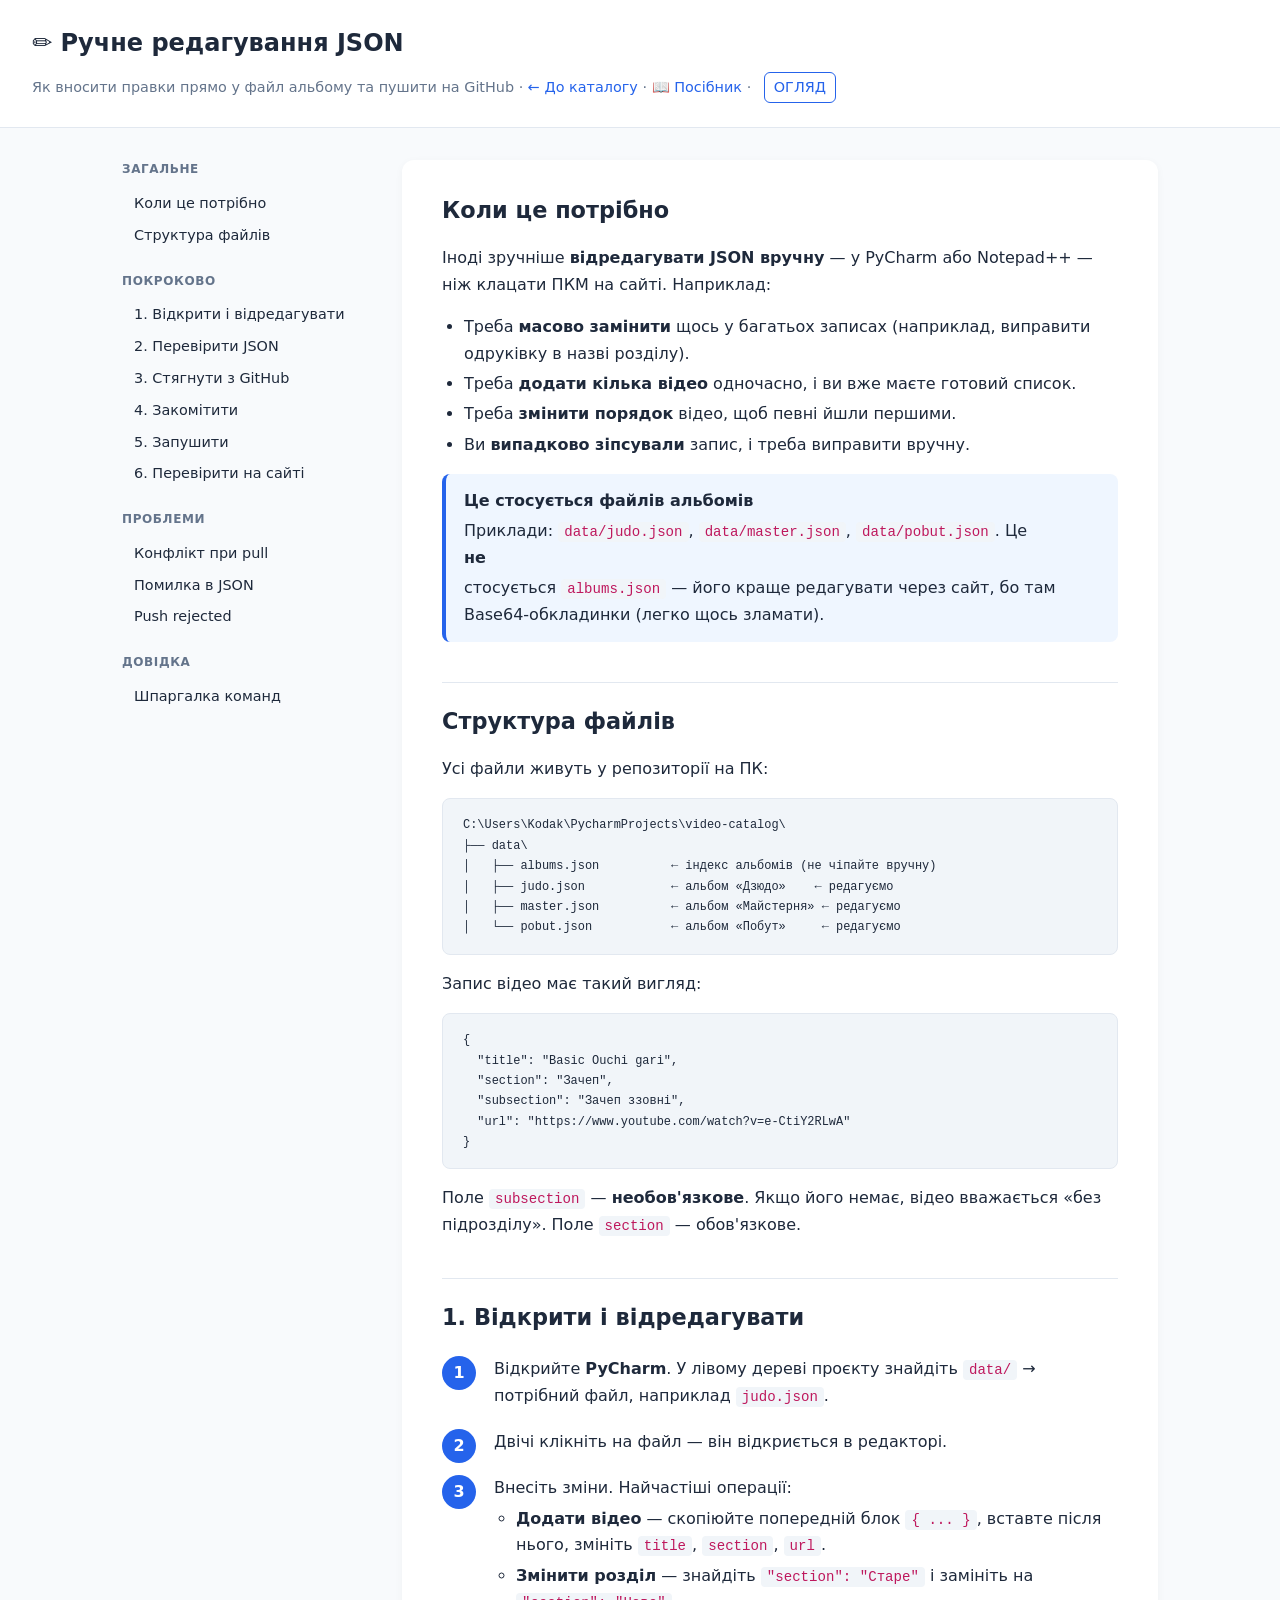
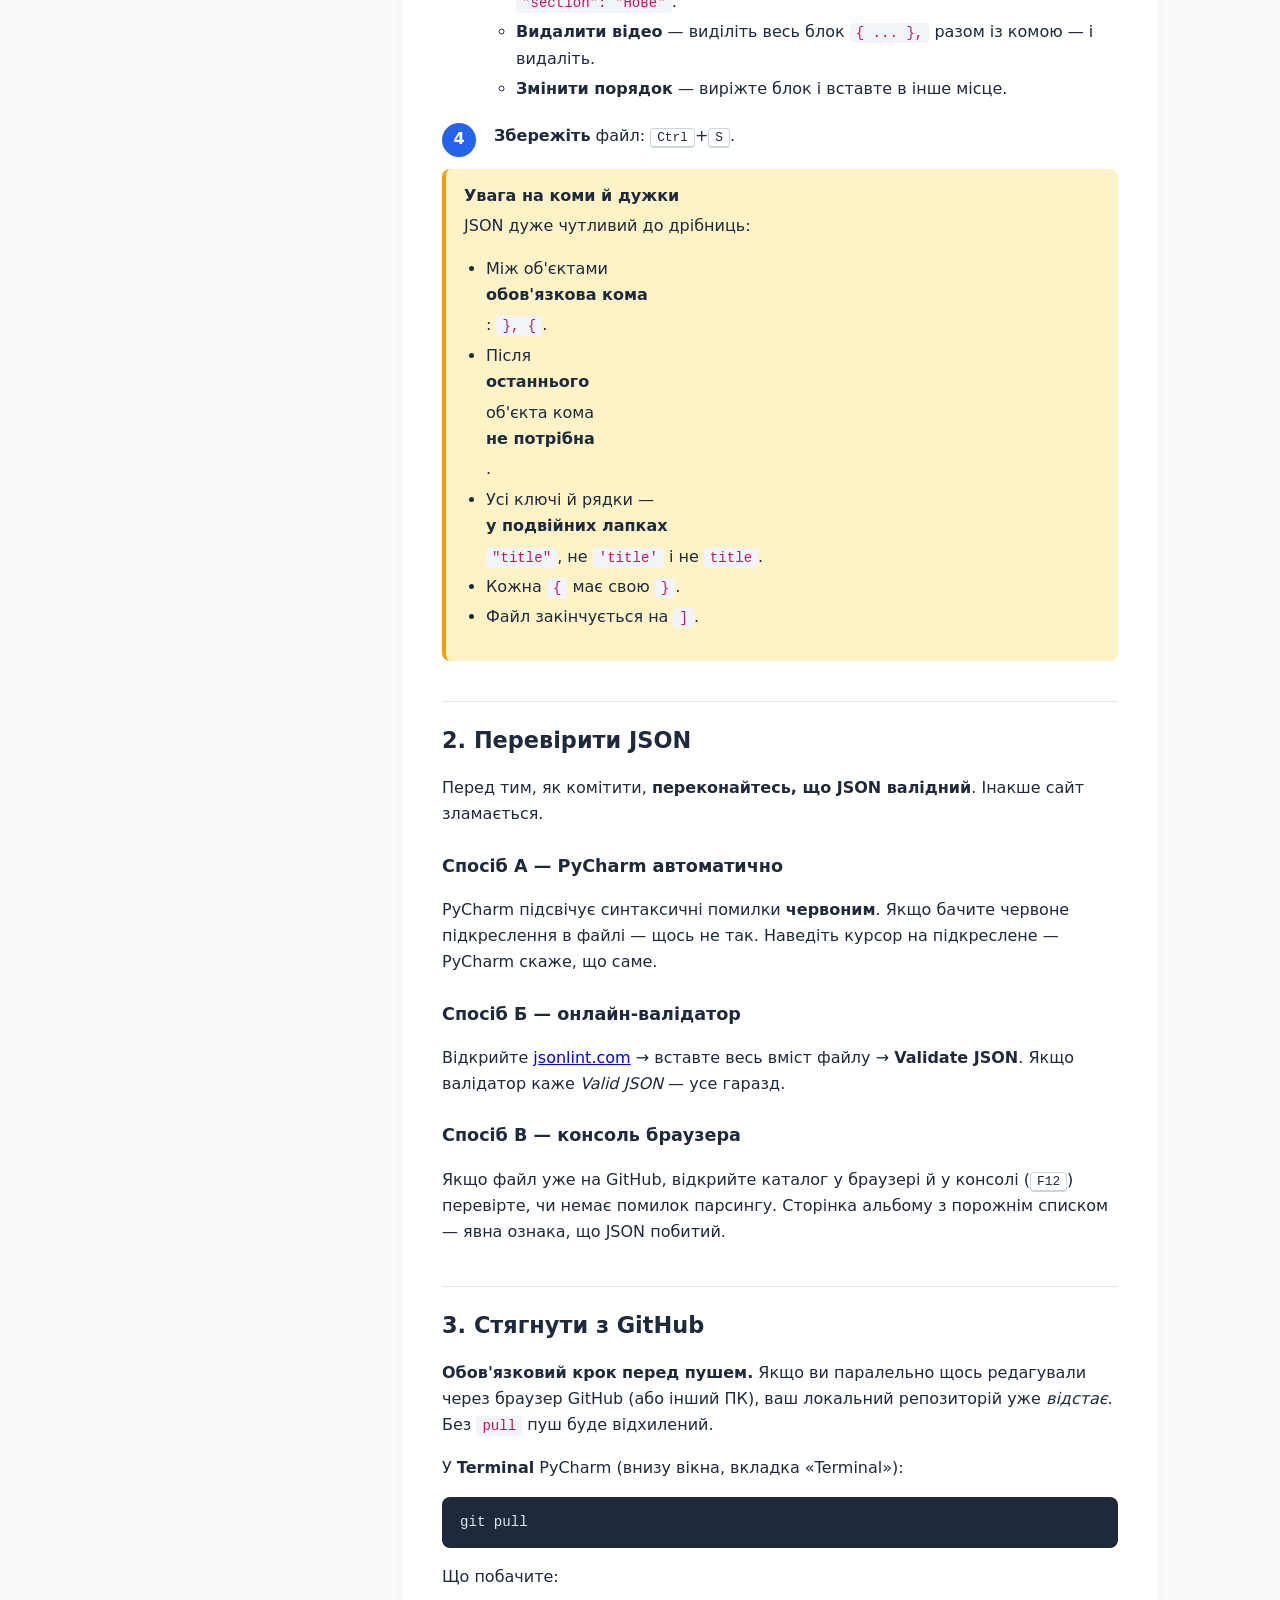
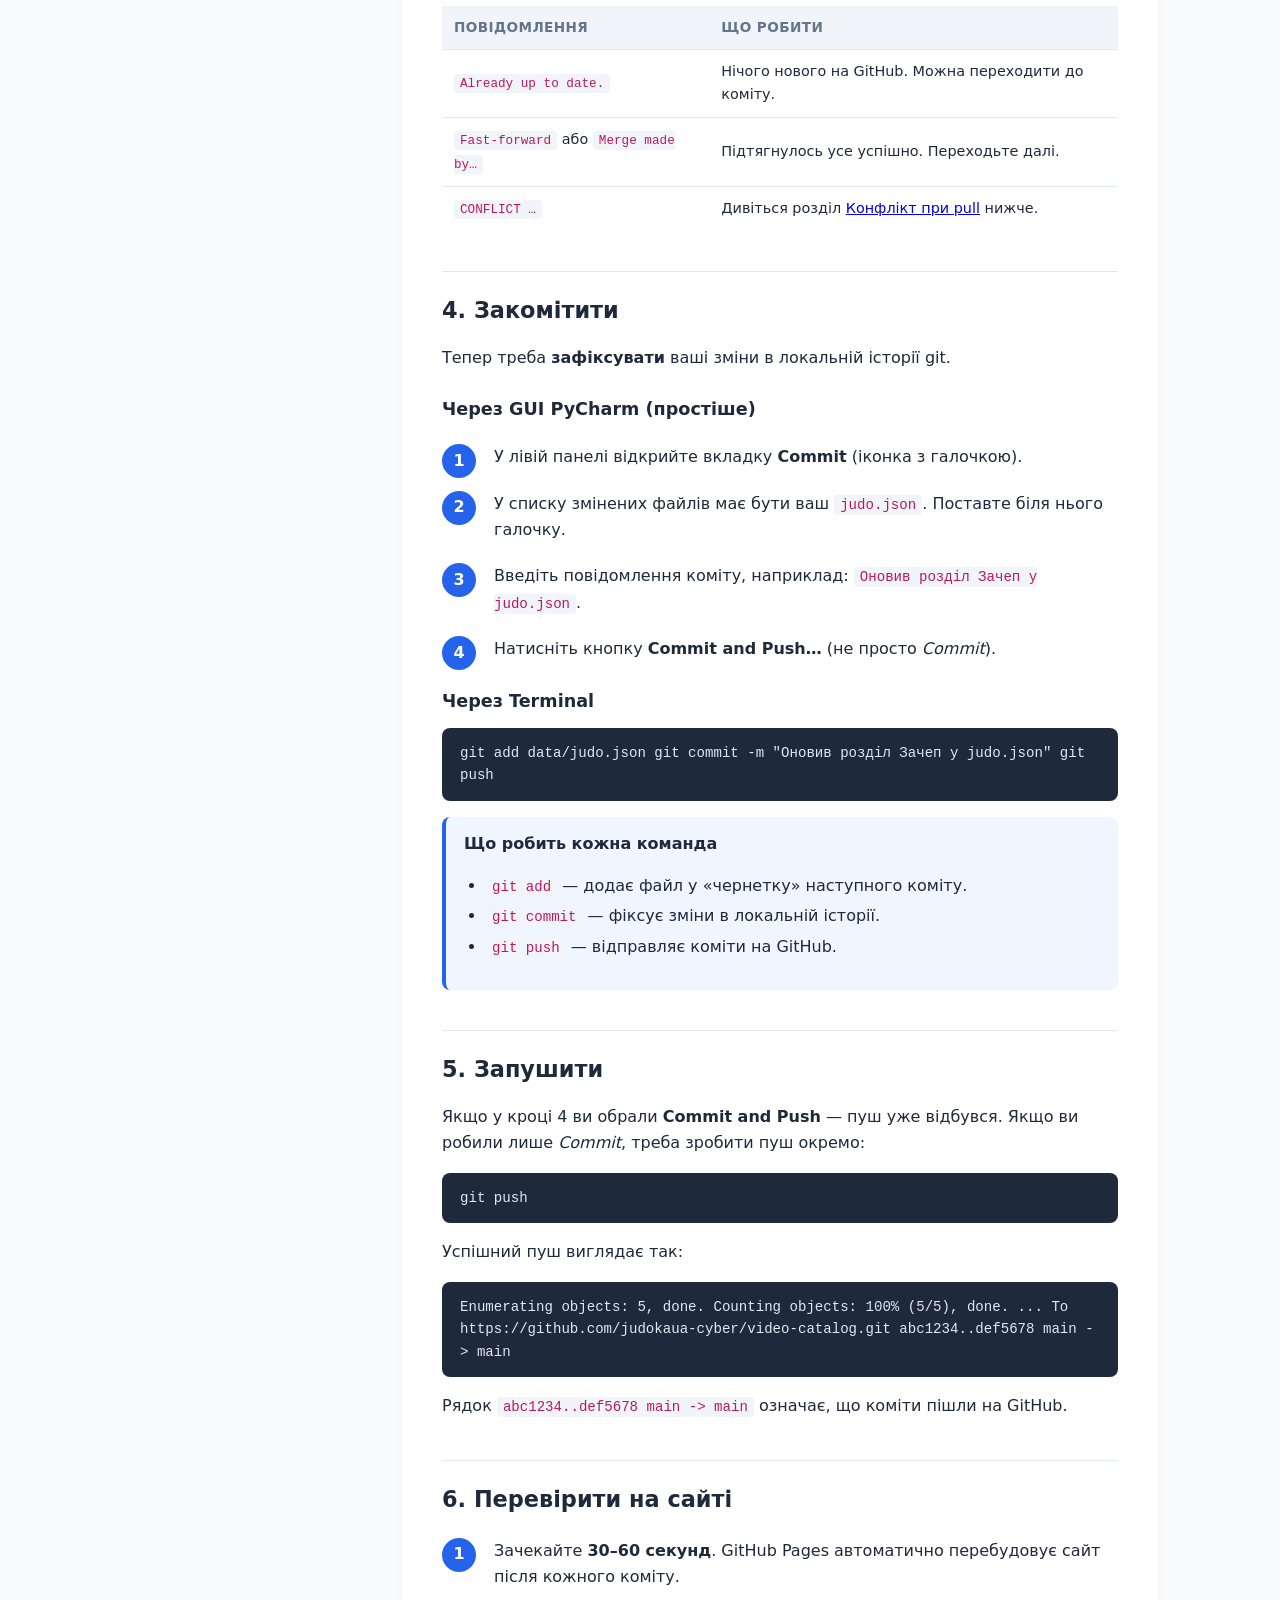
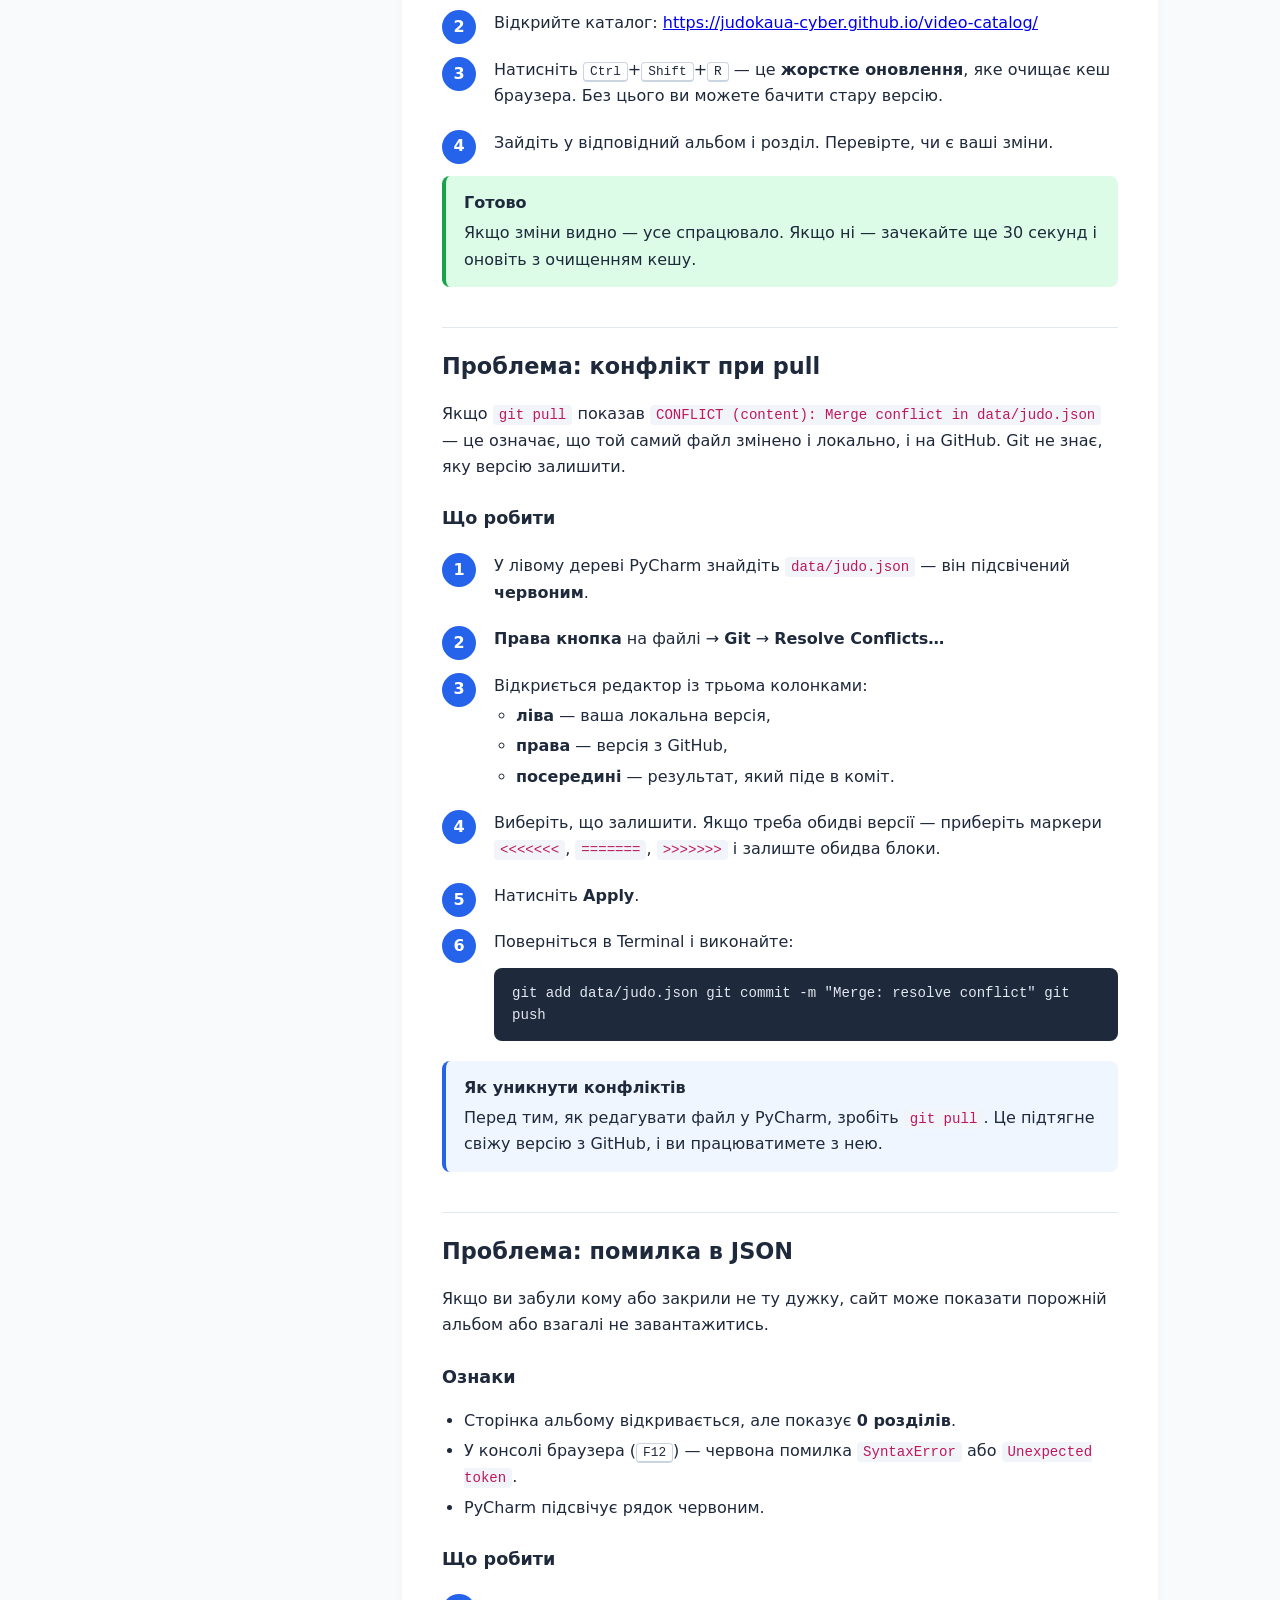
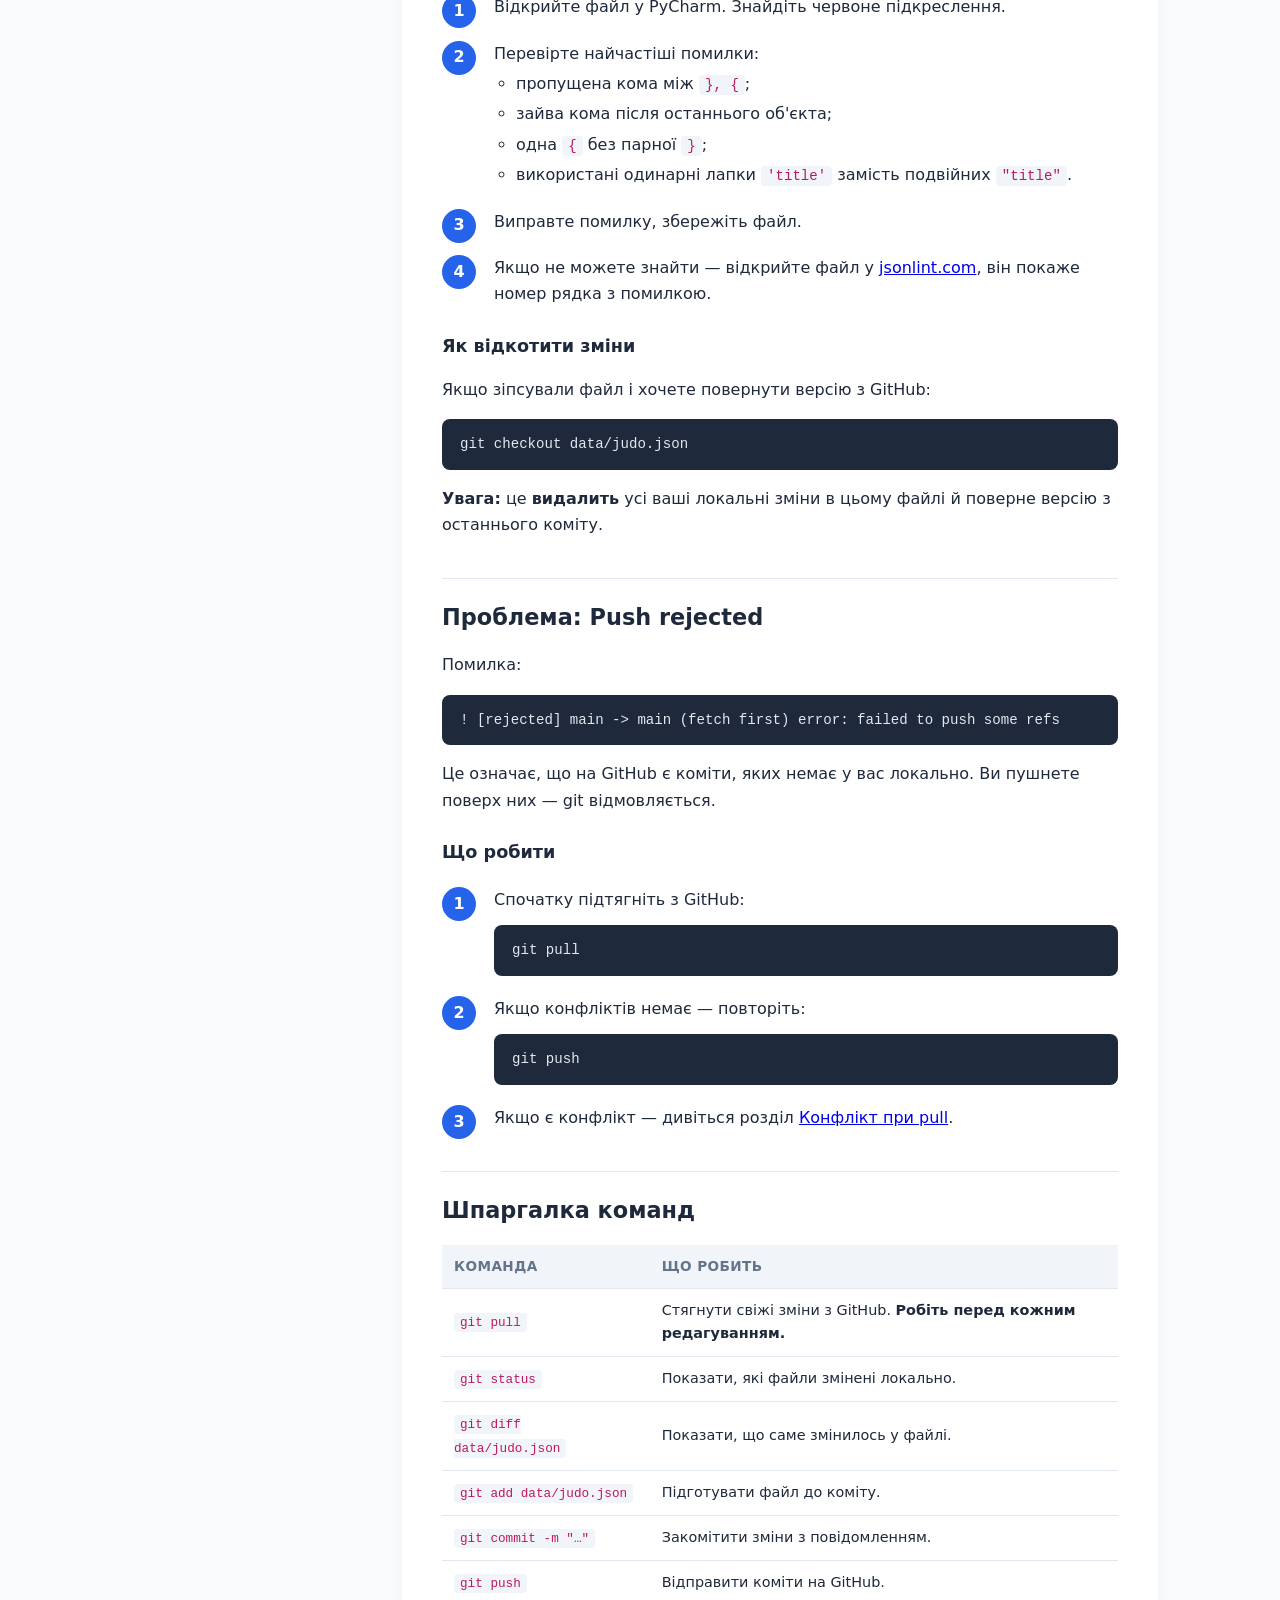
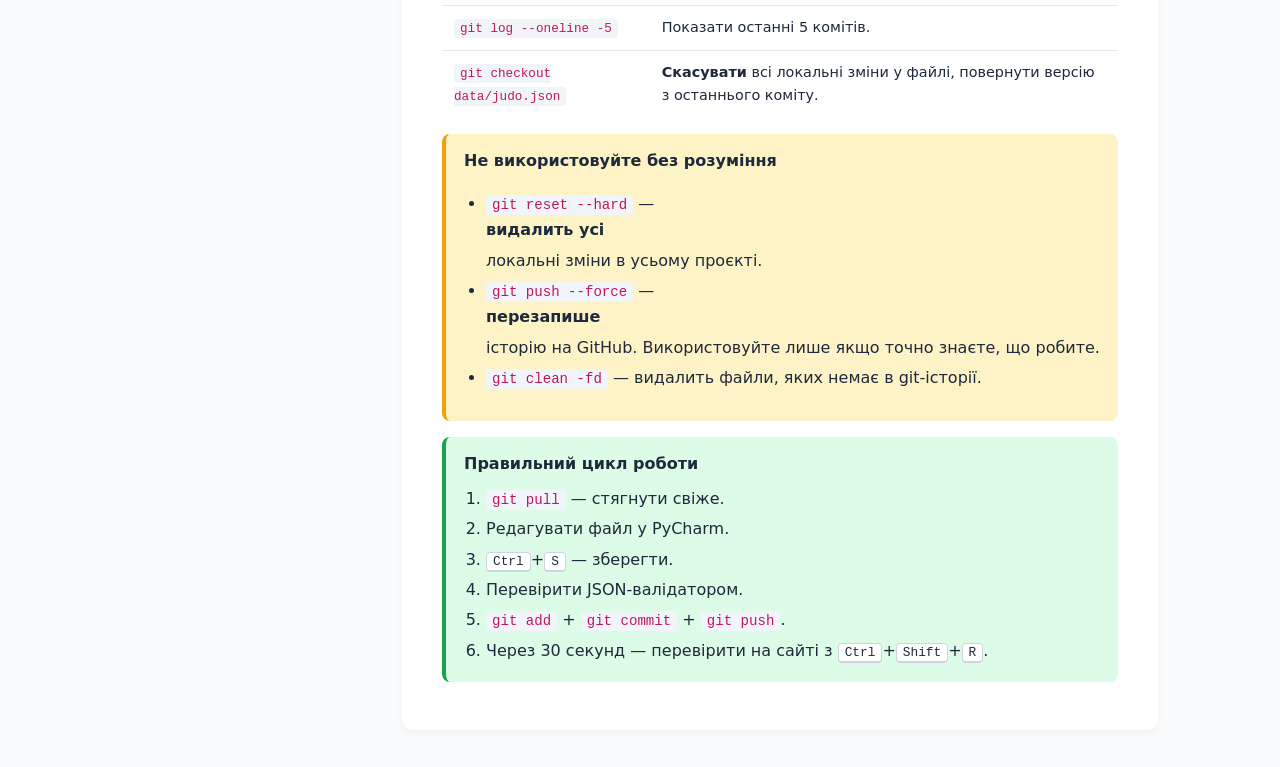
<file: manual_editing.html>
<!DOCTYPE html>
<html lang="uk">
<head>
    <meta charset="UTF-8">
    <meta name="viewport" content="width=device-width, initial-scale=1.0">
    <title>Ручне редагування JSON — Відео Академія</title>
    <style>
        :root {
            --primary: #2563eb;
            --dark: #1e293b;
            --light: #f8fafc;
            --border: #e2e8f0;
            --muted: #64748b;
            --code-bg: #f1f5f9;
            --warn-bg: #fef3c7;
            --warn-border: #f59e0b;
            --ok-bg: #dcfce7;
            --ok-border: #16a34a;
            --err-bg: #fee2e2;
            --err-border: #dc2626;
            --note-bg: #eff6ff;
        }
        * { box-sizing: border-box; }
        body {
            font-family: system-ui, -apple-system, sans-serif;
            margin: 0;
            padding: 0;
            background: var(--light);
            color: var(--dark);
            line-height: 1.65;
        }

        header {
            background: white;
            border-bottom: 1px solid var(--border);
            padding: 24px 32px;
            position: sticky;
            top: 0;
            z-index: 100;
        }
        header h1 { margin: 0 0 8px; font-size: 1.5rem; }
        header p { margin: 0; color: var(--muted); font-size: 0.9rem; }
        header a {
            color: var(--primary);
            text-decoration: none;
            font-weight: 500;
        }
        header a:hover { text-decoration: underline; }
        header .toc-button {
            display: inline-block;
            margin-left: 8px;
            padding: 3px 9px;
            border: 1px solid var(--primary);
            border-radius: 6px;
            white-space: nowrap;
        }
        header .toc-button:hover {
            background: var(--primary);
            color: white;
            text-decoration: none;
        }

        .layout {
            display: grid;
            grid-template-columns: 240px 1fr;
            gap: 40px;
            max-width: 1100px;
            margin: 0 auto;
            padding: 32px;
        }
        nav.toc {
            position: sticky;
            top: 100px;
            align-self: start;
            max-height: calc(100vh - 120px);
            overflow-y: auto;
            font-size: 0.9rem;
        }
        nav.toc h3 {
            font-size: 0.75rem;
            text-transform: uppercase;
            letter-spacing: 0.05em;
            color: var(--muted);
            margin: 20px 0 8px;
        }
        nav.toc h3:first-child { margin-top: 0; }
        nav.toc a {
            display: block;
            padding: 4px 10px;
            color: var(--dark);
            text-decoration: none;
            border-radius: 6px;
            border-left: 2px solid transparent;
        }
        nav.toc a:hover {
            background: white;
            border-left-color: var(--primary);
            color: var(--primary);
        }

        nav.toc { scroll-margin-top: 100px; }
        @media (max-width: 900px) {
            .layout {
                grid-template-columns: 1fr;
                padding: 16px;
                gap: 20px;
            }
            nav.toc {
                position: static;
                max-height: none;
                overflow-y: visible;
                background: white;
                border-radius: 10px;
                padding: 12px 16px;
                box-shadow: 0 2px 8px rgba(0,0,0,0.04);
                margin-bottom: 8px;
            }
            nav.toc h3 {
                margin: 12px 0 6px;
            }
            nav.toc h3:first-child {
                margin-top: 0;
            }
        }

        main {
            background: white;
            border-radius: 12px;
            padding: 32px 40px;
            box-shadow: 0 2px 8px rgba(0,0,0,0.04);
            min-width: 0;
        }
        @media (max-width: 600px) { main { padding: 20px; } }

        main h2 {
            font-size: 1.4rem;
            margin: 40px 0 16px;
            padding-top: 20px;
            border-top: 1px solid var(--border);
            scroll-margin-top: 100px;
        }
        main h2:first-child {
            margin-top: 0;
            padding-top: 0;
            border-top: none;
        }
        main h3 {
            font-size: 1.1rem;
            margin: 24px 0 12px;
            scroll-margin-top: 100px;
        }
        main p, main li { line-height: 1.65; }
        main ul, main ol { padding-left: 22px; }
        main li { margin: 4px 0; }

        main code {
            background: var(--code-bg);
            padding: 2px 6px;
            border-radius: 4px;
            font-family: ui-monospace, 'Cascadia Code', monospace;
            font-size: 0.88em;
            color: #be185d;
        }
        main pre {
            background: var(--code-bg);
            padding: 16px 20px;
            border-radius: 8px;
            overflow-x: auto;
            font-size: 0.85rem;
            line-height: 1.5;
            border: 1px solid var(--border);
        }
        main pre code {
            background: none;
            padding: 0;
            color: inherit;
        }

        .note, .warn, .ok, .err {
            padding: 14px 18px;
            border-radius: 8px;
            margin: 16px 0;
            border-left: 4px solid;
        }
        .note { background: var(--note-bg); border-color: var(--primary); }
        .warn { background: var(--warn-bg); border-color: var(--warn-border); }
        .ok { background: var(--ok-bg); border-color: var(--ok-border); }
        .err { background: var(--err-bg); border-color: var(--err-border); }
        .note strong, .warn strong, .ok strong, .err strong {
            display: block;
            margin-bottom: 4px;
        }

        .steps {
            counter-reset: step;
            list-style: none;
            padding-left: 0;
        }
        .steps > li {
            counter-increment: step;
            position: relative;
            padding-left: 52px;
            margin: 20px 0;
        }
        .steps > li::before {
            content: counter(step);
            position: absolute;
            left: 0;
            top: 0;
            width: 34px;
            height: 34px;
            background: var(--primary);
            color: white;
            border-radius: 50%;
            display: flex;
            align-items: center;
            justify-content: center;
            font-weight: 700;
            font-size: 1rem;
        }

        kbd {
            background: white;
            border: 1px solid #cbd5e1;
            border-bottom-width: 2px;
            border-radius: 4px;
            padding: 1px 6px;
            font-family: ui-monospace, monospace;
            font-size: 0.8em;
            color: var(--dark);
        }

        .cmd-block {
            background: #1e293b;
            color: #e2e8f0;
            padding: 14px 18px;
            border-radius: 8px;
            font-family: ui-monospace, 'Cascadia Code', monospace;
            font-size: 0.88rem;
            line-height: 1.6;
            margin: 12px 0;
            overflow-x: auto;
        }
        .cmd-block .cmt { color: #94a3b8; }

        table {
            width: 100%;
            border-collapse: collapse;
            margin: 16px 0;
            font-size: 0.9rem;
        }
        th, td {
            text-align: left;
            padding: 10px 12px;
            border-bottom: 1px solid var(--border);
        }
        th {
            background: var(--code-bg);
            font-weight: 600;
            font-size: 0.85rem;
            text-transform: uppercase;
            letter-spacing: 0.03em;
            color: var(--muted);
        }
        tr:last-child td { border-bottom: none; }

        @media print {
            header, nav.toc { display: none; }
            .layout { grid-template-columns: 1fr; padding: 0; }
            main { box-shadow: none; padding: 0; }
        }
    </style>
</head>
<body>

<header>
    <h1>✏️ Ручне редагування JSON</h1>
    <p>
        Як вносити правки прямо у файл альбому та пушити на GitHub ·
        <a href="index.html">← До каталогу</a> ·
        <a href="manual.html">📖 Посібник</a> ·
        <a class="toc-button" href="#toc">ОГЛЯД</a>
    </p>
</header>

<div class="layout">

    <nav class="toc" id="toc">
        <h3>Загальне</h3>
        <a href="#when">Коли це потрібно</a>
        <a href="#structure">Структура файлів</a>

        <h3>Покроково</h3>
        <a href="#edit">1. Відкрити і відредагувати</a>
        <a href="#validate">2. Перевірити JSON</a>
        <a href="#pull">3. Стягнути з GitHub</a>
        <a href="#commit">4. Закомітити</a>
        <a href="#push">5. Запушити</a>
        <a href="#check">6. Перевірити на сайті</a>

        <h3>Проблеми</h3>
        <a href="#conflict">Конфлікт при pull</a>
        <a href="#typo">Помилка в JSON</a>
        <a href="#reject">Push rejected</a>

        <h3>Довідка</h3>
        <a href="#commands">Шпаргалка команд</a>
    </nav>

    <main>

        <h2 id="when">Коли це потрібно</h2>

        <p>
            Іноді зручніше <strong>відредагувати JSON вручну</strong> — у PyCharm або Notepad++ —
            ніж клацати ПКМ на сайті. Наприклад:
        </p>

        <ul>
            <li>Треба <strong>масово замінити</strong> щось у багатьох записах (наприклад, виправити
                одруківку в назві розділу).</li>
            <li>Треба <strong>додати кілька відео</strong> одночасно, і ви вже маєте готовий список.</li>
            <li>Треба <strong>змінити порядок</strong> відео, щоб певні йшли першими.</li>
            <li>Ви <strong>випадково зіпсували</strong> запис, і треба виправити вручну.</li>
        </ul>

        <div class="note">
            <strong>Це стосується файлів альбомів</strong>
            Приклади: <code>data/judo.json</code>, <code>data/master.json</code>,
            <code>data/pobut.json</code>. Це <strong>не</strong> стосується
            <code>albums.json</code> — його краще редагувати через сайт, бо там
            Base64-обкладинки (легко щось зламати).
        </div>

        <h2 id="structure">Структура файлів</h2>

        <p>
            Усі файли живуть у репозиторії на ПК:
        </p>

        <pre><code>C:\Users\Kodak\PycharmProjects\video-catalog\
├── data\
│   ├── albums.json          ← індекс альбомів (не чіпайте вручну)
│   ├── judo.json            ← альбом «Дзюдо»    ← редагуємо
│   ├── master.json          ← альбом «Майстерня» ← редагуємо
│   └── pobut.json           ← альбом «Побут»     ← редагуємо</code></pre>

        <p>Запис відео має такий вигляд:</p>

        <pre><code>{
  "title": "Basic Ouchi gari",
  "section": "Зачеп",
  "subsection": "Зачеп ззовні",
  "url": "https://www.youtube.com/watch?v=e-CtiY2RLwA"
}</code></pre>

        <p>
            Поле <code>subsection</code> — <strong>необов'язкове</strong>. Якщо його немає, відео
            вважається «без підрозділу». Поле <code>section</code> — обов'язкове.
        </p>

        <h2 id="edit">1. Відкрити і відредагувати</h2>

        <ol class="steps">
            <li>
                Відкрийте <strong>PyCharm</strong>. У лівому дереві проєкту знайдіть
                <code>data/</code> → потрібний файл, наприклад <code>judo.json</code>.
            </li>
            <li>
                Двічі клікніть на файл — він відкриється в редакторі.
            </li>
            <li>
                Внесіть зміни. Найчастіші операції:
                <ul>
                    <li><strong>Додати відео</strong> — скопіюйте попередній блок
                        <code>{ ... }</code>, вставте після нього, змініть
                        <code>title</code>, <code>section</code>, <code>url</code>.</li>
                    <li><strong>Змінити розділ</strong> — знайдіть <code>"section": "Старе"</code>
                        і замініть на <code>"section": "Нове"</code>.</li>
                    <li><strong>Видалити відео</strong> — виділіть весь блок
                        <code>{ ... },</code> разом із комою — і видаліть.</li>
                    <li><strong>Змінити порядок</strong> — виріжте блок і вставте в інше місце.</li>
                </ul>
            </li>
            <li>
                <strong>Збережіть</strong> файл: <kbd>Ctrl</kbd>+<kbd>S</kbd>.
            </li>
        </ol>

        <div class="warn">
            <strong>Увага на коми й дужки</strong>
            JSON дуже чутливий до дрібниць:
            <ul>
                <li>Між об'єктами <strong>обов'язкова кома</strong>: <code>}, {</code>.</li>
                <li>Після <strong>останнього</strong> об'єкта кома <strong>не потрібна</strong>.</li>
                <li>Усі ключі й рядки — <strong>у подвійних лапках</strong>
                    <code>"title"</code>, не <code>'title'</code> і не <code>title</code>.</li>
                <li>Кожна <code>{</code> має свою <code>}</code>.</li>
                <li>Файл закінчується на <code>]</code>.</li>
            </ul>
        </div>

        <h2 id="validate">2. Перевірити JSON</h2>

        <p>
            Перед тим, як комітити, <strong>переконайтесь, що JSON валідний</strong>.
            Інакше сайт зламається.
        </p>

        <h3>Спосіб А — PyCharm автоматично</h3>
        <p>
            PyCharm підсвічує синтаксичні помилки <strong>червоним</strong>. Якщо
            бачите червоне підкреслення в файлі — щось не так. Наведіть курсор
            на підкреслене — PyCharm скаже, що саме.
        </p>

        <h3>Спосіб Б — онлайн-валідатор</h3>
        <p>
            Відкрийте <a href="https://jsonlint.com/" target="_blank" rel="noopener">jsonlint.com</a>
            → вставте весь вміст файлу → <strong>Validate JSON</strong>. Якщо валідатор
            каже <em>Valid JSON</em> — усе гаразд.
        </p>

        <h3>Спосіб В — консоль браузера</h3>
        <p>
            Якщо файл уже на GitHub, відкрийте каталог у браузері й у консолі
            (<kbd>F12</kbd>) перевірте, чи немає помилок парсингу. Сторінка альбому
            з порожнім списком — явна ознака, що JSON побитий.
        </p>

        <h2 id="pull">3. Стягнути з GitHub</h2>

        <p>
            <strong>Обов'язковий крок перед пушем.</strong> Якщо ви паралельно
            щось редагували через браузер GitHub (або інший ПК), ваш локальний
            репозиторій уже <em>відстає</em>. Без <code>pull</code> пуш буде
            відхилений.
        </p>

        <p>У <strong>Terminal</strong> PyCharm (внизу вікна, вкладка «Terminal»):</p>

        <div class="cmd-block">git pull</div>

        <p>Що побачите:</p>

        <table>
            <thead>
                <tr><th>Повідомлення</th><th>Що робити</th></tr>
            </thead>
            <tbody>
                <tr>
                    <td><code>Already up to date.</code></td>
                    <td>Нічого нового на GitHub. Можна переходити до коміту.</td>
                </tr>
                <tr>
                    <td><code>Fast-forward</code> або <code>Merge made by…</code></td>
                    <td>Підтягнулось усе успішно. Переходьте далі.</td>
                </tr>
                <tr>
                    <td><code>CONFLICT …</code></td>
                    <td>Дивіться розділ <a href="#conflict">Конфлікт при pull</a> нижче.</td>
                </tr>
            </tbody>
        </table>

        <h2 id="commit">4. Закомітити</h2>

        <p>
            Тепер треба <strong>зафіксувати</strong> ваші зміни в локальній історії git.
        </p>

        <h3>Через GUI PyCharm (простіше)</h3>

        <ol class="steps">
            <li>
                У лівій панелі відкрийте вкладку <strong>Commit</strong>
                (іконка з галочкою).
            </li>
            <li>
                У списку змінених файлів має бути ваш <code>judo.json</code>.
                Поставте біля нього галочку.
            </li>
            <li>
                Введіть повідомлення коміту, наприклад:
                <code>Оновив розділ Зачеп у judo.json</code>.
            </li>
            <li>
                Натисніть кнопку <strong>Commit and Push…</strong> (не просто
                <em>Commit</em>).
            </li>
        </ol>

        <h3>Через Terminal</h3>

        <div class="cmd-block">git add data/judo.json
git commit -m "Оновив розділ Зачеп у judo.json"
git push</div>

        <div class="note">
            <strong>Що робить кожна команда</strong>
            <ul>
                <li><code>git add</code> — додає файл у «чернетку» наступного коміту.</li>
                <li><code>git commit</code> — фіксує зміни в локальній історії.</li>
                <li><code>git push</code> — відправляє коміти на GitHub.</li>
            </ul>
        </div>

        <h2 id="push">5. Запушити</h2>

        <p>
            Якщо у кроці 4 ви обрали <strong>Commit and Push</strong> — пуш
            уже відбувся. Якщо ви робили лише <em>Commit</em>, треба зробити
            пуш окремо:
        </p>

        <div class="cmd-block">git push</div>

        <p>Успішний пуш виглядає так:</p>

        <div class="cmd-block">Enumerating objects: 5, done.
Counting objects: 100% (5/5), done.
...
To https://github.com/judokaua-cyber/video-catalog.git
   abc1234..def5678  main -> main</div>

        <p>
            Рядок <code>abc1234..def5678  main -> main</code> означає, що
            коміти пішли на GitHub.
        </p>

        <h2 id="check">6. Перевірити на сайті</h2>

        <ol class="steps">
            <li>
                Зачекайте <strong>30–60 секунд</strong>. GitHub Pages автоматично
                перебудовує сайт після кожного коміту.
            </li>
            <li>
                Відкрийте каталог:
                <a href="https://judokaua-cyber.github.io/video-catalog/" target="_blank" rel="noopener">
                    https://judokaua-cyber.github.io/video-catalog/
                </a>
            </li>
            <li>
                Натисніть <kbd>Ctrl</kbd>+<kbd>Shift</kbd>+<kbd>R</kbd> — це
                <strong>жорстке оновлення</strong>, яке очищає кеш браузера.
                Без цього ви можете бачити стару версію.
            </li>
            <li>
                Зайдіть у відповідний альбом і розділ. Перевірте, чи є ваші
                зміни.
            </li>
        </ol>

        <div class="ok">
            <strong>Готово</strong>
            Якщо зміни видно — усе спрацювало. Якщо ні — зачекайте ще 30 секунд
            і оновіть з очищенням кешу.
        </div>

        <h2 id="conflict">Проблема: конфлікт при pull</h2>

        <p>
            Якщо <code>git pull</code> показав <code>CONFLICT (content):
            Merge conflict in data/judo.json</code> — це означає, що той самий
            файл змінено і локально, і на GitHub. Git не знає, яку версію
            залишити.
        </p>

        <h3>Що робити</h3>

        <ol class="steps">
            <li>
                У лівому дереві PyCharm знайдіть <code>data/judo.json</code> —
                він підсвічений <strong>червоним</strong>.
            </li>
            <li>
                <strong>Права кнопка</strong> на файлі → <strong>Git</strong> →
                <strong>Resolve Conflicts…</strong>
            </li>
            <li>
                Відкриється редактор із трьома колонками:
                <ul>
                    <li><strong>ліва</strong> — ваша локальна версія,</li>
                    <li><strong>права</strong> — версія з GitHub,</li>
                    <li><strong>посередині</strong> — результат, який піде в коміт.</li>
                </ul>
            </li>
            <li>
                Виберіть, що залишити. Якщо треба обидві версії — приберіть
                маркери <code>&lt;&lt;&lt;&lt;&lt;&lt;&lt;</code>,
                <code>=======</code>, <code>&gt;&gt;&gt;&gt;&gt;&gt;&gt;</code>
                і залиште обидва блоки.
            </li>
            <li>
                Натисніть <strong>Apply</strong>.
            </li>
            <li>
                Поверніться в Terminal і виконайте:
                <div class="cmd-block">git add data/judo.json
git commit -m "Merge: resolve conflict"
git push</div>
            </li>
        </ol>

        <div class="note">
            <strong>Як уникнути конфліктів</strong>
            Перед тим, як редагувати файл у PyCharm, зробіть
            <code>git pull</code>. Це підтягне свіжу версію з GitHub, і ви
            працюватимете з нею.
        </div>

        <h2 id="typo">Проблема: помилка в JSON</h2>

        <p>
            Якщо ви забули кому або закрили не ту дужку, сайт може показати
            порожній альбом або взагалі не завантажитись.
        </p>

        <h3>Ознаки</h3>
        <ul>
            <li>Сторінка альбому відкривається, але показує <strong>0 розділів</strong>.</li>
            <li>У консолі браузера (<kbd>F12</kbd>) — червона помилка
                <code>SyntaxError</code> або <code>Unexpected token</code>.</li>
            <li>PyCharm підсвічує рядок червоним.</li>
        </ul>

        <h3>Що робити</h3>
        <ol class="steps">
            <li>
                Відкрийте файл у PyCharm. Знайдіть червоне підкреслення.
            </li>
            <li>
                Перевірте найчастіші помилки:
                <ul>
                    <li>пропущена кома між <code>}, {</code>;</li>
                    <li>зайва кома після останнього об'єкта;</li>
                    <li>одна <code>{</code> без парної <code>}</code>;</li>
                    <li>використані одинарні лапки <code>'title'</code> замість
                        подвійних <code>"title"</code>.</li>
                </ul>
            </li>
            <li>
                Виправте помилку, збережіть файл.
            </li>
            <li>
                Якщо не можете знайти — відкрийте файл у
                <a href="https://jsonlint.com/" target="_blank" rel="noopener">jsonlint.com</a>,
                він покаже номер рядка з помилкою.
            </li>
        </ol>

        <h3>Як відкотити зміни</h3>
        <p>
            Якщо зіпсували файл і хочете повернути версію з GitHub:
        </p>
        <div class="cmd-block">git checkout data/judo.json</div>
        <p>
            <strong>Увага:</strong> це <strong>видалить</strong> усі ваші
            локальні зміни в цьому файлі й поверне версію з останнього коміту.
        </p>

        <h2 id="reject">Проблема: Push rejected</h2>

        <p>
            Помилка:
        </p>

        <div class="cmd-block">! [rejected] main -> main (fetch first)
error: failed to push some refs</div>

        <p>
            Це означає, що на GitHub є коміти, яких немає у вас локально.
            Ви пушнете поверх них — git відмовляється.
        </p>

        <h3>Що робити</h3>
        <ol class="steps">
            <li>
                Спочатку підтягніть з GitHub:
                <div class="cmd-block">git pull</div>
            </li>
            <li>
                Якщо конфліктів немає — повторіть:
                <div class="cmd-block">git push</div>
            </li>
            <li>
                Якщо є конфлікт — дивіться розділ
                <a href="#conflict">Конфлікт при pull</a>.
            </li>
        </ol>

        <h2 id="commands">Шпаргалка команд</h2>

        <table>
            <thead>
                <tr><th>Команда</th><th>Що робить</th></tr>
            </thead>
            <tbody>
                <tr>
                    <td><code>git pull</code></td>
                    <td>Стягнути свіжі зміни з GitHub. <strong>Робіть перед кожним редагуванням.</strong></td>
                </tr>
                <tr>
                    <td><code>git status</code></td>
                    <td>Показати, які файли змінені локально.</td>
                </tr>
                <tr>
                    <td><code>git diff data/judo.json</code></td>
                    <td>Показати, що саме змінилось у файлі.</td>
                </tr>
                <tr>
                    <td><code>git add data/judo.json</code></td>
                    <td>Підготувати файл до коміту.</td>
                </tr>
                <tr>
                    <td><code>git commit -m "…"</code></td>
                    <td>Закомітити зміни з повідомленням.</td>
                </tr>
                <tr>
                    <td><code>git push</code></td>
                    <td>Відправити коміти на GitHub.</td>
                </tr>
                <tr>
                    <td><code>git log --oneline -5</code></td>
                    <td>Показати останні 5 комітів.</td>
                </tr>
                <tr>
                    <td><code>git checkout data/judo.json</code></td>
                    <td><strong>Скасувати</strong> всі локальні зміни у файлі, повернути версію з останнього коміту.</td>
                </tr>
            </tbody>
        </table>

        <div class="warn">
            <strong>Не використовуйте без розуміння</strong>
            <ul>
                <li><code>git reset --hard</code> — <strong>видалить усі</strong>
                    локальні зміни в усьому проєкті.</li>
                <li><code>git push --force</code> — <strong>перезапише</strong>
                    історію на GitHub. Використовуйте лише якщо точно знаєте,
                    що робите.</li>
                <li><code>git clean -fd</code> — видалить файли, яких немає
                    в git-історії.</li>
            </ul>
        </div>

        <div class="ok">
            <strong>Правильний цикл роботи</strong>
            <ol style="margin: 8px 0 0 0;">
                <li><code>git pull</code> — стягнути свіже.</li>
                <li>Редагувати файл у PyCharm.</li>
                <li><kbd>Ctrl</kbd>+<kbd>S</kbd> — зберегти.</li>
                <li>Перевірити JSON-валідатором.</li>
                <li><code>git add</code> + <code>git commit</code> + <code>git push</code>.</li>
                <li>Через 30 секунд — перевірити на сайті з <kbd>Ctrl</kbd>+<kbd>Shift</kbd>+<kbd>R</kbd>.</li>
            </ol>
        </div>

    </main>
</div>

</body>
</html>
</file>
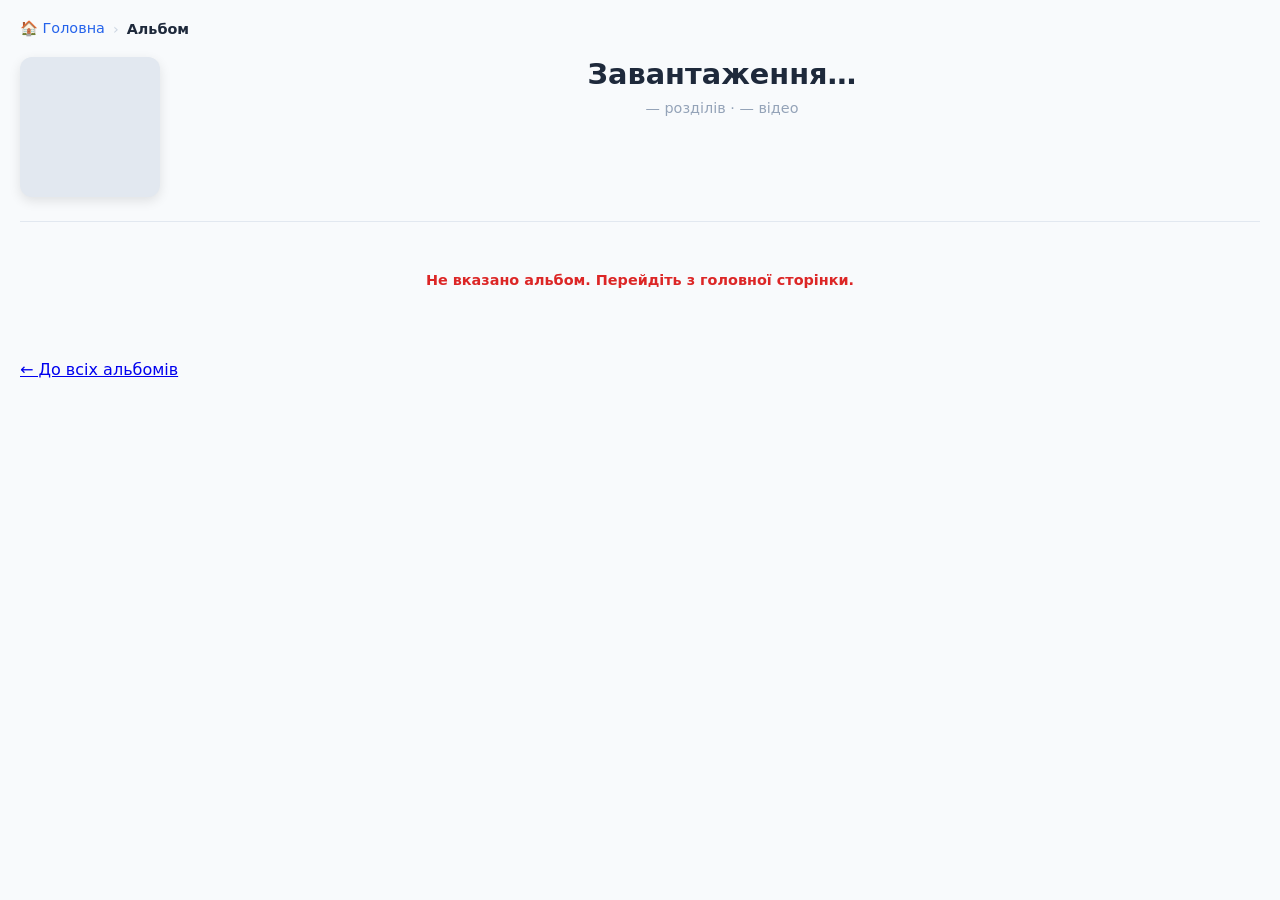
<file: album/album.html>
<!DOCTYPE html>
<html lang="uk">
<head>
    <meta charset="UTF-8">
    <meta name="viewport" content="width=device-width, initial-scale=1.0">
    <title>Завантаження… — Відео Академія</title>
    <meta name="description" content="Каталог розділів альбому">

    <link rel="icon" type="image/png" sizes="32x32" href="/favicon-32x32.png">
	<link rel="stylesheet" href="../styles.css">
    <link rel="stylesheet" href="../css/context-card.css">
    <link rel="stylesheet" href="../css/modal.css">
    <link rel="stylesheet" href="album.css">
</head>
<body>

<header class="site-header">
    <nav class="breadcrumbs" aria-label="Навігація">
        <a href="../index.html">🏠 Головна</a>
        <span class="sep">›</span>
        <span id="crumb-album" class="current">Альбом</span>
    </nav>

    <div class="album-header">
        <div class="album-cover" id="album-cover"></div>
        <div class="album-meta">
            <h1 id="album-title">Завантаження…</h1>
            <p id="album-description" class="album-description"></p>
            <p class="album-stats">
                <span id="stat-sections">—</span> розділів ·
                <span id="stat-videos">—</span> відео
            </p>
        </div>
    </div>
</header>

<main class="catalog">
    <div class="catalog-grid" id="sections-grid">
        <!-- картки розділів генеруються -->
    </div>
    <div id="status" class="status" role="status" aria-live="polite"></div>
</main>

<footer class="site-footer">
    <p>
        <a href="../index.html">← До всіх альбомів</a>
    </p>
</footer>

<!-- Спільні модулі -->
<script src="../js/file-storage.js"></script>
<script src="../js/github-api.js"></script>	
<script src="../js/store-albums.js"></script>
<script src="../js/store-videos.js"></script>
<script src="../js/modal.js"></script>
<script src="../js/context-card.js"></script>
<script src="../js/auto-save.js"></script>

<!-- Логіка цієї сторінки -->
<script src="album.js"></script>
</body>
</html>
</file>
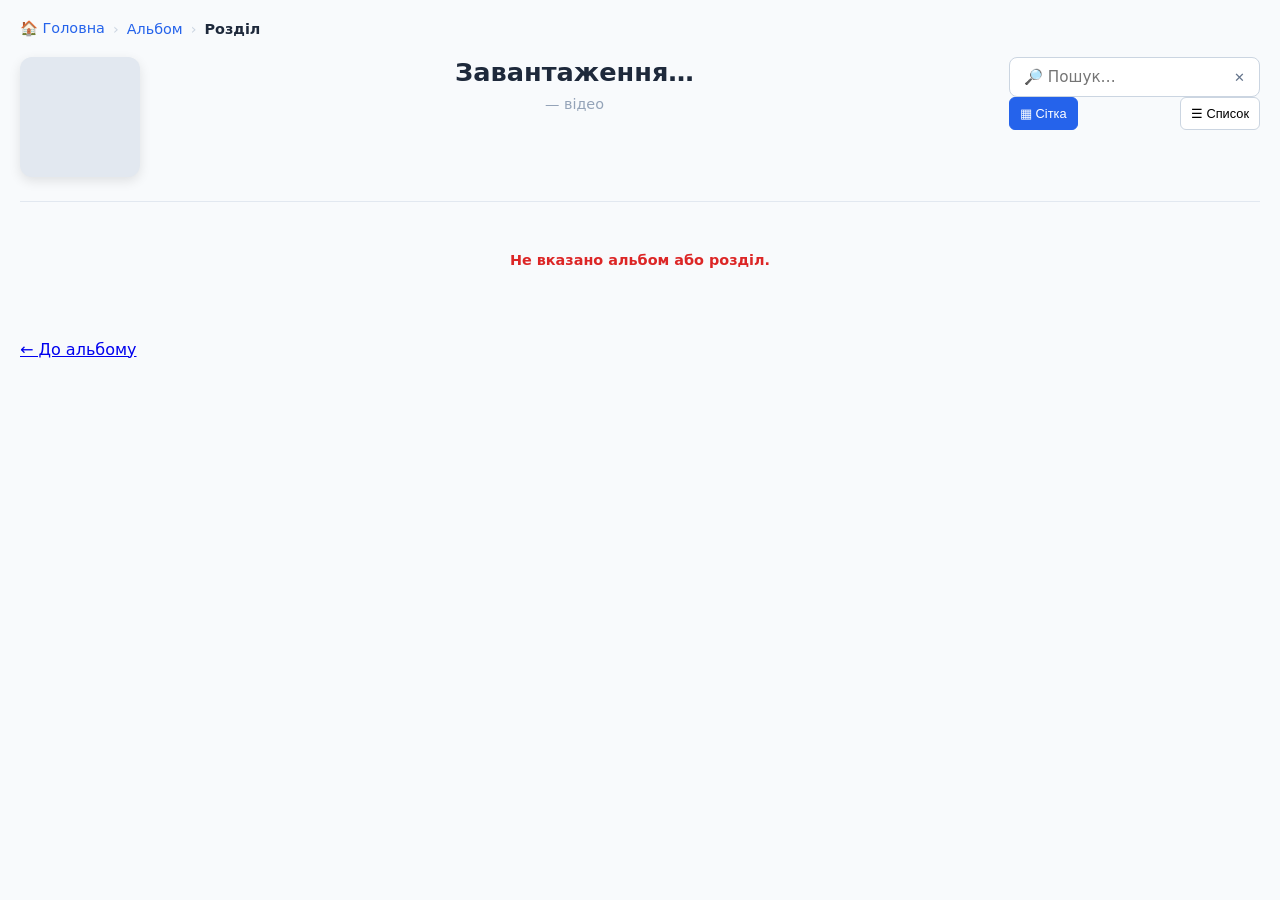
<file: section/section.html>
<!DOCTYPE html>
<html lang="uk">
<head>
    <meta charset="UTF-8">
    <meta name="viewport" content="width=device-width, initial-scale=1.0">
    <title>Завантаження… — Відео Академія</title>
    <meta name="description" content="Відео розділу">

    <link rel="icon" type="image/png" sizes="32x32" href="/favicon-32x32.png">
    <link rel="stylesheet" href="../styles.css">
    <link rel="stylesheet" href="../css/context-card.css">
    <link rel="stylesheet" href="../css/modal.css">
    <link rel="stylesheet" href="section.css">
</head>
<body>

<header class="site-header">
    <nav class="breadcrumbs" aria-label="Навігація">
        <a href="../index.html">🏠 Головна</a>
        <span class="sep">›</span>
        <a id="crumb-album" href="../index.html">Альбом</a>
        <span class="sep">›</span>
        <span id="crumb-section" class="current">Розділ</span>
    </nav>

         <div class="section-header">
        <div class="section-cover" id="section-cover"></div>

        <div class="section-meta">
            <h1 id="section-title">Завантаження…</h1>
            <p id="section-description" class="section-description"></p>
            <p class="section-stats">
                <span id="stat-videos">—</span> відео
            </p>
        </div>

        <div class="section-controls">
            <div class="search-wrap">
                <input type="search" id="search-input"
                       placeholder="🔎 Пошук…"
                       autocomplete="off" aria-label="Пошук">
                <button id="search-clear" class="search-clear" hidden aria-label="Очистити">✕</button>
            </div>
            <div class="view-toggle">
                <button class="btn active" data-view="grid" type="button">▦ Сітка</button>
                <button class="btn" data-view="list" type="button">☰ Список</button>
            </div>
        </div>
    </div>
</header>

<main class="catalog">
    <div class="video-grid" id="video-grid">
        <!-- картки відео генеруються -->
    </div>

    <div id="empty-state" class="empty-state" hidden>
        <p>😕 У цьому розділі нічого не знайдено.</p>
        <button class="btn" id="reset-search">Скинути пошук</button>
    </div>

    <div id="status" class="status" role="status" aria-live="polite"></div>
</main>

<footer class="site-footer">
    <p>
        <a id="footer-album-link" href="../index.html">← До альбому</a>
    </p>
</footer>

<!-- Спільні модулі -->
<script src="../js/file-storage.js"></script>
<script src="../js/github-api.js"></script>    
<script src="../js/store-albums.js"></script>
<script src="../js/store-videos.js"></script>
<script src="../js/modal.js"></script>
<script src="../js/context-card.js"></script>
<script src="../js/modal-move-dup.js"></script>
<script src="../js/modal-subsection-picker.js"></script>
<script src="../js/modal-bulk-section-picker.js"></script>
<script src="../js/auto-save.js"></script>

<!-- Логіка цієї сторінки -->
<script src="section.js"></script>
</body>
</html>
</file>
<file: styles.css>
:root { --primary: #2563eb; --dark: #1e293b; --light: #f8fafc; --danger: #dc2626; }

* { box-sizing: border-box; }

body {
    font-family: system-ui, -apple-system, sans-serif;
    margin: 0;
    padding: 20px;
    background: var(--light);
    color: var(--dark);
}

header { text-align: center; margin-bottom: 30px; }

/* Навігація */
.nav-container { display: flex; flex-direction: column; gap: 15px; margin-bottom: 20px; }
.tabs { display: flex; gap: 10px; flex-wrap: wrap; justify-content: center; }

.btn {
    padding: 10px 20px;
    border: 1px solid #cbd5e1;
    background: white;
    cursor: pointer;
    border-radius: 6px;
    font-weight: 500;
    transition: 0.2s;
    font-size: 0.9rem;
}
.btn.active, .btn:hover { background: var(--primary); color: white; border-color: var(--primary); }
.btn-dark { background: var(--dark); color: white; border-color: var(--dark); }

/* Статус */
.status { text-align: center; color: #64748b; min-height: 1.5em; margin-bottom: 10px; }
.status.error { color: var(--danger); font-weight: 600; }

/* Галерея */
.gallery {
    display: grid;
    grid-template-columns: repeat(auto-fill, minmax(300px, 1fr));
    gap: 20px;
    max-width: 1200px;
    margin: 0 auto;
}
.card {
    background: white;
    border-radius: 8px;
    overflow: hidden;
    box-shadow: 0 4px 6px -1px rgba(0,0,0,0.1);
    display: flex;
    flex-direction: column;
}
.video-container {
    position: relative;
    padding-bottom: 56.25%;
    height: 0;
    background: #000;
}
.video-container iframe {
    position: absolute;
    inset: 0;
    width: 100%;
    height: 100%;
    border: 0;
}
.video-error {
    display: flex;
    align-items: center;
    justify-content: center;
    color: #94a3b8;
    font-size: 0.85rem;
    position: static;
    padding: 0;
    height: 180px;
}
.card-info {
    padding: 15px;
    flex-grow: 1;
    display: flex;
    flex-direction: column;
    justify-content: space-between;
    gap: 10px;
}
.card-title { font-size: 1rem; margin: 0; font-weight: 600; line-height: 1.3; }
.badge {
    background: #e2e8f0;
    padding: 4px 8px;
    border-radius: 4px;
    font-size: 0.75rem;
    width: fit-content;
}

/* Пагінація */
.load-more-container { text-align: center; margin-top: 40px; }
.hidden { display: none !important; }
</file>
<file: css/context-card.css>
/* ============================================================
   КАРТКА
   ============================================================ */
.cc-card {
    display: flex;
    flex-direction: column;
    background: white;
    border-radius: 12px;
    overflow: hidden;
    box-shadow: 0 2px 8px rgba(0,0,0,0.06);
    text-decoration: none;
    color: inherit;
    transition: transform 0.15s, box-shadow 0.15s;
    cursor: pointer;
    border: 1px solid #e2e8f0;
    position: relative;
    user-select: none;
}
.cc-card:hover {
    transform: translateY(-2px);
    box-shadow: 0 8px 20px rgba(0,0,0,0.1);
    border-color: #cbd5e1;
}
.cc-card:active { transform: translateY(0); }

/* Обкладинка */
.cc-cover {
    position: relative;
    aspect-ratio: 16 / 10;
    background-size: cover;
    background-position: center;
    background-color: #e2e8f0;
}
.cc-cover-placeholder {
    display: flex;
    align-items: center;
    justify-content: center;
    font-size: 4rem;
    font-weight: 800;
    color: white;
}
.cc-accent-blue   .cc-cover-placeholder { background: linear-gradient(135deg, #2563eb, #7c3aed); }
.cc-accent-green  .cc-cover-placeholder { background: linear-gradient(135deg, #059669, #0891b2); }
.cc-accent-purple .cc-cover-placeholder { background: linear-gradient(135deg, #7c3aed, #db2777); }
.cc-accent-gray   .cc-cover-placeholder { background: linear-gradient(135deg, #475569, #64748b); }

/* Лічильник */
.cc-count {
    position: absolute;
    bottom: 8px;
    right: 8px;
    background: rgba(0,0,0,0.75);
    color: white;
    padding: 3px 10px;
    border-radius: 999px;
    font-size: 0.75rem;
    font-weight: 600;
    backdrop-filter: blur(4px);
}

/* Тіло */
.cc-body {
    padding: 14px 16px 16px;
    display: flex;
    flex-direction: column;
    gap: 6px;
}
.cc-title {
    margin: 0;
    font-size: 1rem;
    font-weight: 600;
    line-height: 1.3;
    color: var(--dark, #1e293b);
}
.cc-desc {
    margin: 0;
    font-size: 0.85rem;
    color: #64748b;
    line-height: 1.4;
    display: -webkit-box;
    -webkit-line-clamp: 2;
    -webkit-box-orient: vertical;
    overflow: hidden;
}
.cc-desc:empty { display: none; }

/* ============================================================
   КАРТКА "НОВИЙ …"
   ============================================================ */
.cc-card-new {
    border: 2px dashed #cbd5e1;
    background: #f8fafc;
    box-shadow: none;
    justify-content: center;
    align-items: center;
    font-family: inherit;
    font-size: inherit;
    color: inherit;
    padding: 0;
    min-height: 220px;
}
.cc-card-new:hover {
    border-color: var(--primary, #2563eb);
    background: rgba(37,99,235,0.04);
    transform: translateY(-2px);
}
.cc-new-inner {
    display: flex;
    flex-direction: column;
    align-items: center;
    gap: 12px;
    padding: 30px;
    color: #64748b;
}
.cc-card-new:hover .cc-new-inner { color: var(--primary, #2563eb); }
.cc-new-plus {
    font-size: 3rem;
    font-weight: 300;
    line-height: 1;
}
.cc-new-label {
    font-size: 0.95rem;
    font-weight: 600;
}

/* ============================================================
   КОНТЕКСТНЕ МЕНЮ
   ============================================================ */
.cc-menu {
    position: fixed;
    z-index: 10000;
    min-width: 220px;
    background: white;
    border-radius: 10px;
    box-shadow: 0 10px 40px rgba(0,0,0,0.18), 0 0 0 1px rgba(0,0,0,0.05);
    padding: 6px;
    animation: cc-menu-in 0.12s ease-out;
    transform-origin: top left;
}
@keyframes cc-menu-in {
    from { opacity: 0; transform: scale(0.96); }
    to   { opacity: 1; transform: scale(1); }
}

.cc-menu-item {
    display: flex;
    align-items: center;
    gap: 10px;
    width: 100%;
    padding: 9px 12px;
    border: none;
    background: transparent;
    border-radius: 6px;
    cursor: pointer;
    font-family: inherit;
    font-size: 0.9rem;
    color: #1e293b;
    text-align: left;
    transition: background 0.1s;
}
.cc-menu-item:hover:not(.disabled) {
    background: #f1f5f9;
}
.cc-menu-item.danger { color: #dc2626; }
.cc-menu-item.danger:hover:not(.disabled) { background: #fef2f2; }
.cc-menu-item.disabled { opacity: 0.4; cursor: not-allowed; }

.cc-menu-icon {
    display: inline-flex;
    align-items: center;
    justify-content: center;
    width: 20px;
    font-size: 1rem;
    flex-shrink: 0;
}
.cc-menu-label {
    flex: 1;
}

.cc-menu-sep {
    height: 1px;
    background: #e2e8f0;
    margin: 4px 6px;
}
</file>
<file: css/modal.css>
.modal-overlay {
    position: fixed;
    inset: 0;
    background: rgba(15, 23, 42, 0.55);
    backdrop-filter: blur(4px);
    z-index: 9000;
    display: flex;
    align-items: center;
    justify-content: center;
    padding: 20px;
    animation: modal-fade 0.15s ease-out;
}
@keyframes modal-fade {
    from { opacity: 0; }
    to   { opacity: 1; }
}

.modal {
    background: white;
    border-radius: 14px;
    box-shadow: 0 20px 60px rgba(0,0,0,0.3);
    width: 100%;
    max-width: 520px;
    max-height: 90vh;
    display: flex;
    flex-direction: column;
    animation: modal-pop 0.18s ease-out;
}
@keyframes modal-pop {
    from { transform: scale(0.94) translateY(10px); opacity: 0; }
    to   { transform: scale(1) translateY(0); opacity: 1; }
}
.modal-small { max-width: 400px; }

.modal-header {
    display: flex;
    align-items: center;
    justify-content: space-between;
    padding: 18px 22px;
    border-bottom: 1px solid #e2e8f0;
}
.modal-header h2 {
    margin: 0;
    font-size: 1.15rem;
    color: var(--dark, #1e293b);
}

.modal-close {
    background: transparent;
    border: none;
    font-size: 1.1rem;
    color: #64748b;
    cursor: pointer;
    width: 32px;
    height: 32px;
    border-radius: 8px;
    display: flex;
    align-items: center;
    justify-content: center;
    transition: 0.15s;
}
.modal-close:hover { background: #f1f5f9; color: var(--dark, #1e293b); }

.modal-body { padding: 20px 22px; overflow-y: auto; }

.modal-field { margin-bottom: 16px; }
.modal-field label {
    display: block;
    font-size: 0.85rem;
    font-weight: 600;
    color: #475569;
    margin-bottom: 6px;
}
.modal-field input,
.modal-field textarea {
    width: 100%;
    padding: 10px 12px;
    border: 1px solid #cbd5e1;
    border-radius: 8px;
    font-family: inherit;
    font-size: 0.95rem;
    transition: 0.15s;
}
.modal-field input:focus,
.modal-field textarea:focus {
    outline: none;
    border-color: var(--primary, #2563eb);
    box-shadow: 0 0 0 3px rgba(37,99,235,0.15);
}
.modal-field textarea { resize: vertical; min-height: 70px; }

.modal-hint {
    display: block;
    margin-top: 5px;
    font-size: 0.78rem;
    color: #94a3b8;
}

.modal-actions {
    display: flex;
    gap: 10px;
    justify-content: flex-end;
    margin-top: 22px;
    padding-top: 18px;
    border-top: 1px solid #e2e8f0;
}
</file>
<file: album/album.css>
/* ============================================================
   ХЛІБНІ КРИХТИ
   ============================================================ */
.breadcrumbs {
    display: flex;
    align-items: center;
    gap: 8px;
    font-size: 0.9rem;
    color: #64748b;
    margin-bottom: 20px;
    flex-wrap: wrap;
}
.breadcrumbs a {
    color: var(--primary, #2563eb);
    text-decoration: none;
    font-weight: 500;
}
.breadcrumbs a:hover { text-decoration: underline; }
.breadcrumbs .sep { color: #cbd5e1; }
.breadcrumbs .current { color: var(--dark, #1e293b); font-weight: 600; }

/* ============================================================
   ЗАГОЛОВОК АЛЬБОМУ
   ============================================================ */
.album-header {
    display: flex;
    gap: 24px;
    align-items: flex-start;
    margin-bottom: 30px;
    padding-bottom: 24px;
    border-bottom: 1px solid #e2e8f0;
}
.album-cover {
    width: 140px;
    height: 140px;
    border-radius: 12px;
    background-size: cover;
    background-position: center;
    background-color: #e2e8f0;
    flex-shrink: 0;
    box-shadow: 0 4px 12px rgba(0,0,0,0.1);
    display: flex;
    align-items: center;
    justify-content: center;
    font-size: 3.5rem;
    font-weight: 800;
    color: white;
    overflow: hidden;
}
.album-cover.placeholder {
    background: linear-gradient(135deg, #2563eb, #7c3aed);
}
.album-meta { flex: 1; min-width: 0; }
.album-meta h1 {
    margin: 0 0 8px;
    font-size: 1.8rem;
    line-height: 1.2;
}
.album-description {
    color: #64748b;
    margin: 0 0 12px;
    line-height: 1.5;
}
.album-description:empty { display: none; }
.album-stats {
    color: #94a3b8;
    font-size: 0.9rem;
    margin: 0;
}

@media (max-width: 600px) {
    .album-header { flex-direction: column; }
    .album-cover { width: 100%; height: 180px; }
}

/* ============================================================
   КАТАЛОГ РОЗДІЛІВ
   ============================================================ */
.catalog {
    max-width: 1200px;
    margin: 0 auto;
    padding: 0 20px 40px;
}
.catalog-grid {
    display: grid;
    grid-template-columns: repeat(auto-fill, minmax(260px, 1fr));
    gap: 24px;
}

.status {
    text-align: center;
    min-height: 1.5em;
    margin-top: 20px;
    font-size: 0.9rem;
    color: #64748b;
}
.status.error { color: #dc2626; font-weight: 600; }

/* ============================================================
   ВИБІР ОБКЛАДИНКИ (модалка розділу)
   ============================================================ */
.cover-picker {
    display: flex;
    gap: 16px;
    align-items: flex-start;
    margin-top: 6px;
}
.cover-preview {
    width: 120px;
    height: 90px;
    border-radius: 8px;
    background-color: #f1f5f9;
    background-size: cover;
    background-position: center;
    flex-shrink: 0;
    display: flex;
    align-items: center;
    justify-content: center;
    overflow: hidden;
    border: 1px solid #e2e8f0;
}
.cover-preview.empty {
    font-size: 2.2rem;
    font-weight: 700;
    color: #94a3b8;
    background: linear-gradient(135deg, #e2e8f0, #cbd5e1);
}
.cover-preview img {
    width: 100%;
    height: 100%;
    object-fit: cover;
    display: block;
}
.cover-controls {
    flex: 1;
    display: flex;
    flex-direction: column;
    gap: 8px;
    min-width: 0;
}
.cover-controls .btn {
    align-self: flex-start;
    padding: 8px 14px;
    font-size: 0.9rem;
}
.cover-info {
    font-size: 0.8rem;
    color: #64748b;
    margin: 0;
    word-break: break-all;
}
.cover-info:empty { display: none; }

/* Підсвітка помилки на полі */
.modal-field input.error {
    border-color: #dc2626;
    box-shadow: 0 0 0 3px rgba(220,38,38,0.15);
}

/* ============================================================
   БАНЕР НЕЗБЕРЕЖЕНИХ ЗМІН
   ============================================================ */
.unsaved-banner {
    position: fixed;
    bottom: 20px;
    left: 50%;
    transform: translateX(-50%);
    z-index: 8000;
    display: flex;
    align-items: center;
    gap: 16px;
    padding: 12px 20px;
    background: #1e293b;
    color: white;
    border-radius: 12px;
    box-shadow: 0 10px 30px rgba(0,0,0,0.25);
    font-size: 0.9rem;
    animation: banner-in 0.25s ease-out;
    flex-wrap: wrap;
}
@keyframes banner-in {
    from { opacity: 0; transform: translateX(-50%) translateY(20px); }
    to   { opacity: 1; transform: translateX(-50%) translateY(0); }
}
.unsaved-banner .btn {
    background: var(--primary, #2563eb);
    color: white;
    border: none;
    white-space: nowrap;
}
.unsaved-banner .btn:hover { opacity: 0.9; }
</file>
<file: section/section.css>
/* ============================================================
   ХЛІБНІ КРИХТИ
   ============================================================ */
.breadcrumbs {
    display: flex;
    align-items: center;
    gap: 8px;
    font-size: 0.9rem;
    color: #64748b;
    margin-bottom: 20px;
    flex-wrap: wrap;
}
.breadcrumbs a {
    color: var(--primary, #2563eb);
    text-decoration: none;
    font-weight: 500;
}
.breadcrumbs a:hover { text-decoration: underline; }
.breadcrumbs .sep { color: #cbd5e1; }
.breadcrumbs .current { color: var(--dark, #1e293b); font-weight: 600; }

/* ============================================================
   ЗАГОЛОВОК РОЗДІЛУ
   ============================================================ */
.section-header {
    display: flex;
    gap: 24px;
    align-items: flex-start;
    margin-bottom: 24px;
    padding-bottom: 24px;
    border-bottom: 1px solid #e2e8f0;
}
.section-cover {
    width: 120px;
    height: 120px;
    border-radius: 12px;
    background-size: cover;
    background-position: center;
    background-color: #e2e8f0;
    flex-shrink: 0;
    box-shadow: 0 4px 12px rgba(0,0,0,0.1);
    display: flex;
    align-items: center;
    justify-content: center;
    font-size: 3rem;
    font-weight: 800;
    color: white;
    overflow: hidden;
}
.section-cover.placeholder {
    background: linear-gradient(135deg, #059669, #0891b2);
}
.section-meta { flex: 1; min-width: 0; }
.section-meta h1 {
    margin: 0 0 8px;
    font-size: 1.6rem;
    line-height: 1.2;
}
.section-description {
    color: #64748b;
    margin: 0 0 12px;
    line-height: 1.5;
}
.section-description:empty { display: none; }
.section-stats {
    color: #94a3b8;
    font-size: 0.9rem;
    margin: 0;
}

@media (max-width: 600px) {
    .section-header { flex-direction: column; }
    .section-cover { width: 100%; height: 140px; }
}

/* ============================================================
   КАТАЛОГ ВІДЕО
   ============================================================ */
.catalog {
    max-width: 1200px;
    margin: 0 auto;
    padding: 0 20px 40px;
}

.filters-bar {
    display: flex;
    align-items: center;
    justify-content: space-between;
    gap: 16px;
    margin-bottom: 20px;
    flex-wrap: wrap;
}

.search-wrap {
    position: relative;
    flex: 1;
    min-width: 240px;
    max-width: 420px;
}
.search-wrap input {
    width: 100%;
    padding: 10px 40px 10px 14px;
    border: 1px solid #cbd5e1;
    border-radius: 8px;
    font-size: 0.95rem;
    font-family: inherit;
    background: white;
}
.search-wrap input:focus {
    outline: none;
    border-color: var(--primary, #2563eb);
    box-shadow: 0 0 0 3px rgba(37,99,235,0.15);
}
.search-clear {
    position: absolute;
    right: 6px;
    top: 50%;
    transform: translateY(-50%);
    background: transparent;
    border: none;
    color: #64748b;
    cursor: pointer;
    width: 30px;
    height: 30px;
    border-radius: 50%;
    display: flex;
    align-items: center;
    justify-content: center;
}
.search-clear:hover { background: #f1f5f9; color: var(--dark, #1e293b); }

.view-toggle {
    display: flex;
    gap: 6px;
    justify-content: space-between;
}
.view-toggle .btn {
    padding: 8px 10px;
    font-size: 0.8rem;
}

/* ============================================================
   ПІДРОЗДІЛИ (папки в огляді розділу)
   ============================================================ */
.subsections-zone {
    margin-bottom: 28px;
    padding-bottom: 24px;
    border-bottom: 1px dashed #cbd5e1;
}

.subsections-heading {
    margin: 0 0 14px;
    font-size: 1rem;
    font-weight: 600;
    color: #475569;
    letter-spacing: 0.02em;
}

.subsections-grid {
    display: grid;
    grid-template-columns: repeat(auto-fill, minmax(200px, 1fr));
    gap: 12px;
}

.subsection-folder {
    display: flex;
    align-items: center;
    gap: 12px;
    padding: 10px 12px;
    background: white;
    border: 1px solid #e2e8f0;
    border-radius: 10px;
    text-decoration: none;
    color: inherit;
    transition: transform 0.12s, border-color 0.12s, box-shadow 0.12s;
    cursor: pointer;
}
.subsection-folder:hover {
    transform: translateY(-1px);
    border-color: var(--primary, #2563eb);
    box-shadow: 0 6px 16px rgba(0,0,0,0.08);
}

.subsection-folder-cover {
    position: relative;
    width: 60px;
    height: 60px;
    border-radius: 8px;
    background: #e2e8f0 center/cover no-repeat;
    flex-shrink: 0;
    display: flex;
    align-items: center;
    justify-content: center;
    font-size: 1.6rem;
    color: #64748b;
}
.subsection-folder-cover.placeholder {
    background: linear-gradient(135deg, #2563eb, #7c3aed);
    color: white;
}

.subsection-folder-count {
    position: absolute;
    right: -4px;
    bottom: -4px;
    background: #1e293b;
    color: white;
    border-radius: 999px;
    padding: 1px 7px;
    font-size: 0.7rem;
    font-weight: 600;
    border: 2px solid white;
}

.subsection-folder-body { min-width: 0; flex: 1; }
.subsection-folder-title {
    font-size: 0.92rem;
    font-weight: 600;
    color: #1e293b;
    line-height: 1.25;
    overflow: hidden;
    text-overflow: ellipsis;
    white-space: nowrap;
}
.subsection-folder-note {
    font-size: 0.72rem;
    color: #94a3b8;
    margin-top: 2px;
}

/* Бейдж підрозділу на картці відео (коли дивимось огляд) */
.video-subsection-badge {
    display: inline-block;
    margin-top: 6px;
    font-size: 0.72rem;
    color: #475569;
    background: #f1f5f9;
    border-radius: 6px;
    padding: 2px 8px;
    align-self: flex-start;
}

/* ============================================================
   СІТКА ВІДЕО (grid)
   ============================================================ */
.video-grid {
    display: grid;
    grid-template-columns: repeat(auto-fill, minmax(280px, 1fr));
    gap: 20px;
}

.video-card {
    background: white;
    border-radius: 10px;
    overflow: hidden;
    box-shadow: 0 2px 8px rgba(0,0,0,0.06);
    border: 1px solid #e2e8f0;
    display: flex;
    flex-direction: column;
    transition: transform 0.15s, box-shadow 0.15s;
    text-decoration: none;
    color: inherit;
}
.video-card:hover {
    transform: translateY(-2px);
    box-shadow: 0 8px 20px rgba(0,0,0,0.1);
}
.video-card.is-selected {
    border-color: #2563eb;
    box-shadow: 0 0 0 2px rgba(37,99,235,0.2), 0 8px 20px rgba(0,0,0,0.1);
}

.video-thumb {
    position: relative;
    aspect-ratio: 16 / 9;
    background-color: #000;
    background-size: cover;
    background-position: center;
    cursor: pointer;
    display: flex;
    align-items: center;
    justify-content: center;
    border: none;
    padding: 0;
    width: 100%;
}
.video-thumb::before {
    content: '';
    position: absolute;
    inset: 0;
    background: rgba(0,0,0,0.15);
    transition: background 0.2s;
}
.video-thumb:hover::before { background: rgba(0,0,0,0.35); }

.play-icon {
    position: relative;
    z-index: 1;
    width: 56px;
    height: 56px;
    border-radius: 50%;
    background: rgba(255,255,255,0.95);
    color: #dc2626;
    display: flex;
    align-items: center;
    justify-content: center;
    font-size: 1.4rem;
    padding-left: 4px;
    transition: transform 0.2s;
    box-shadow: 0 4px 12px rgba(0,0,0,0.25);
}
.video-thumb:hover .play-icon { transform: scale(1.08); }

.video-iframe-wrap {
    position: relative;
    aspect-ratio: 16 / 9;
    background: #000;
}
.video-iframe-wrap iframe {
    position: absolute;
    inset: 0;
    width: 100%;
    height: 100%;
    border: 0;
}

.video-info {
    position: relative;
    padding: 12px 14px 14px;
    flex-grow: 1;
    display: flex;
    flex-direction: column;
    gap: 6px;
}
.video-title {
    margin: 0;
    font-size: 0.95rem;
    font-weight: 600;
    line-height: 1.35;
    padding-right: 72px;
    display: -webkit-box;
    -webkit-line-clamp: 2;
    -webkit-box-orient: vertical;
    overflow: hidden;
}

.video-card-actions {
    position: absolute;
    top: 8px;
    right: 8px;
    display: flex;
    gap: 4px;
}
.video-select,
.video-menu-button {
    display: inline-flex;
    align-items: center;
    justify-content: center;
    width: 30px;
    height: 30px;
    padding: 0;
    border: 1px solid #cbd5e1;
    border-radius: 7px;
    background: #ffffff;
    color: #475569;
    font: inherit;
    font-size: 1rem;
    line-height: 1;
    cursor: pointer;
}
.video-select:hover,
.video-menu-button:hover {
    border-color: #2563eb;
    color: #2563eb;
    background: #eff6ff;
}
.video-select[aria-pressed="true"] {
    border-color: #2563eb;
    background: #2563eb;
    color: #ffffff;
}

.bulk-video-actions {
    display: flex;
    align-items: center;
    justify-content: flex-end;
    gap: 10px;
    flex-wrap: wrap;
    margin-bottom: 16px;
    padding: 10px 12px;
    border: 1px solid #bfdbfe;
    border-radius: 9px;
    background: #eff6ff;
}
.bulk-video-actions[hidden] { display: none; }
.bulk-video-count {
    margin-right: auto;
    color: #1e3a8a;
    font-weight: 600;
}
.bulk-video-actions .btn { white-space: nowrap; }

/* ============================================================
   СПИСОК (view-list)
   ============================================================ */
.video-grid.view-list {
    display: flex;
    flex-direction: column;
    gap: 12px;
    max-width: 900px;
    margin: 0 auto;
}
.video-grid.view-list .video-card {
    flex-direction: row;
    align-items: stretch;
}
.video-grid.view-list .video-thumb,
.video-grid.view-list .video-iframe-wrap {
    width: 220px;
    flex-shrink: 0;
    aspect-ratio: 16 / 9;
}
.video-grid.view-list .video-info {
    justify-content: center;
    padding: 12px 18px;
}

@media (max-width: 600px) {
    .video-grid.view-list .video-card { flex-direction: column; }
    .video-grid.view-list .video-thumb,
    .video-grid.view-list .video-iframe-wrap { width: 100%; }
    .bulk-video-actions { justify-content: stretch; }
    .bulk-video-actions .btn { flex: 1 1 100%; }
}

/* ============================================================
   СТАТУС, ПОРОЖНІЙ СТАН
   ============================================================ */
.status {
    text-align: center;
    min-height: 1.5em;
    margin-top: 20px;
    font-size: 0.9rem;
    color: #64748b;
}
.status.error { color: #dc2626; font-weight: 600; }

.empty-state {
    text-align: center;
    padding: 60px 20px;
    color: #64748b;
}
.empty-state p { font-size: 1.1rem; margin-bottom: 20px; }

/* Підсвітка помилки на полі */
.modal-field input.error {
    border-color: #dc2626;
    box-shadow: 0 0 0 3px rgba(220,38,38,0.15);
}

/* Select у модалці редагування відео */
.modal-field select {
    width: 100%;
    padding: 10px 12px;
    border: 1px solid #cbd5e1;
    border-radius: 8px;
    font-family: inherit;
    font-size: 0.95rem;
    background: white;
    cursor: pointer;
}
.modal-field select:focus {
    outline: none;
    border-color: var(--primary, #2563eb);
    box-shadow: 0 0 0 3px rgba(37,99,235,0.15);
}

/* ============================================================
   БАНЕР НЕЗБЕРЕЖЕНИХ ЗМІН
   ============================================================ */
.unsaved-banner {
    position: fixed;
    bottom: 20px;
    left: 50%;
    transform: translateX(-50%);
    z-index: 8000;
    display: flex;
    align-items: center;
    gap: 16px;
    padding: 12px 20px;
    background: #1e293b;
    color: white;
    border-radius: 12px;
    box-shadow: 0 10px 30px rgba(0,0,0,0.25);
    font-size: 0.9rem;
    animation: banner-in 0.25s ease-out;
    flex-wrap: wrap;
}
@keyframes banner-in {
    from { opacity: 0; transform: translateX(-50%) translateY(20px); }
    to   { opacity: 1; transform: translateX(-50%) translateY(0); }
}
.unsaved-banner .btn {
    background: var(--primary, #2563eb);
    color: white;
    border: none;
    white-space: nowrap;
}
.unsaved-banner .btn:hover { opacity: 0.9; }

/* ==== MoveDup modal ==== */

.md-modal { max-width: 720px; }

.md-crumbs {
    margin-bottom: 16px;
    font-size: 0.9rem;
    color: #64748b;
    display: flex;
    align-items: center;
    gap: 8px;
    flex-wrap: wrap;
}
.md-crumb {
    padding: 4px 10px;
    border-radius: 6px;
    cursor: default;
    font-weight: 500;
    transition: 0.15s;
}
.md-crumb[data-goto] { cursor: pointer; }
.md-crumb[data-goto]:hover { background: #f1f5f9; color: #1e293b; }
.md-crumb.active {
    background: #2563eb;
    color: #ffffff;
    font-weight: 600;
}
.md-crumb.done { color: #2563eb; }
.md-sep { color: #cbd5e1; }

.md-hint {
    color: #475569;
    margin: 0 0 16px;
    font-size: 0.9rem;
    line-height: 1.5;
}
.md-hint b { color: #1e293b; }

.md-grid {
    display: grid;
    grid-template-columns: repeat(auto-fill, minmax(150px, 1fr));
    gap: 12px;
    max-height: 50vh;
    overflow-y: auto;
    padding: 4px;
    margin-bottom: 16px;
}

.md-card {
    display: flex;
    flex-direction: column;
    padding: 0;
    border: 1px solid #e2e8f0;
    border-radius: 10px;
    background: #ffffff;
    cursor: pointer;
    transition: transform 0.12s, border-color 0.12s, box-shadow 0.12s;
    text-align: left;
    color: inherit;
    font: inherit;
    overflow: hidden;
}
.md-card:hover {
    transform: translateY(-2px);
    border-color: #2563eb;
    box-shadow: 0 6px 16px rgba(0,0,0,0.08);
}
.md-card.is-current {
    border-color: #2563eb;
    background: rgba(37,99,235,0.05);
}
.md-card-cover {
    position: relative;
    aspect-ratio: 16 / 9;
    background: #e2e8f0 center/cover no-repeat;
    display: flex;
    align-items: center;
    justify-content: center;
}
.md-card-letter {
    font-size: 2.4rem;
    font-weight: 700;
    color: #ffffff;
    background: linear-gradient(135deg, #2563eb, #7c3aed);
    width: 100%;
    height: 100%;
    display: flex;
    align-items: center;
    justify-content: center;
}
.md-card-count {
    position: absolute;
    right: 6px;
    bottom: 6px;
    background: rgba(0,0,0,0.7);
    color: #ffffff;
    border-radius: 999px;
    padding: 2px 8px;
    font-size: 0.72rem;
    font-weight: 600;
}
.md-card-body { padding: 8px 10px; }
.md-card-title {
    font-size: 0.9rem;
    font-weight: 600;
    color: #1e293b;
    line-height: 1.25;
    overflow: hidden;
    text-overflow: ellipsis;
    display: -webkit-box;
    -webkit-line-clamp: 2;
    -webkit-box-orient: vertical;
}
.md-card-note {
    font-size: 0.72rem;
    color: #2563eb;
    margin-top: 2px;
}

.md-actions {
    display: flex;
    gap: 12px;
    margin-bottom: 16px;
}
.md-actions .btn { flex: 1; padding: 12px; font-size: 1rem; }
.md-actions .btn[disabled] {
    opacity: 0.45;
    cursor: not-allowed;
    background: #e2e8f0;
    color: #94a3b8;
    border-color: #e2e8f0;
}

/* Toast */
.md-toast {
    position: fixed;
    left: 50%;
    bottom: 24px;
    transform: translate(-50%, 20px);
    background: #1e293b;
    color: #f1f5f9;
    padding: 10px 18px;
    border-radius: 10px;
    font-size: 0.92rem;
    opacity: 0;
    pointer-events: none;
    transition: opacity 0.2s, transform 0.2s;
    z-index: 10000;
    max-width: 80vw;
    text-align: center;
    box-shadow: 0 10px 30px rgba(0,0,0,0.25);
}
.md-toast.show { opacity: 1; transform: translate(-50%, 0); }
.md-toast.error { background: #dc2626; color: #ffffff; }

/* ==== SubsectionPicker (додаткові стилі) ==== */

.md-card-special .md-card-letter {
    background: linear-gradient(135deg, #64748b, #94a3b8);
}

.md-card-new-sub .md-card-cover-new {
    background: #f8fafc;
    border-bottom: 1px dashed #cbd5e1;
}
.md-card-plus {
    font-size: 2.4rem;
    font-weight: 300;
    color: #94a3b8;
    line-height: 1;
}
.md-card-new-sub:hover .md-card-plus { color: #2563eb; }
.autosave-toast {
    position: fixed;
    left: 50%;
    bottom: 24px;
    transform: translate(-50%, 20px);
    background: #1e293b;
    color: #f1f5f9;
    padding: 10px 18px;
    border-radius: 10px;
    font-size: 0.92rem;
    opacity: 0;
    pointer-events: none;
    transition: opacity 0.2s, transform 0.2s;
    z-index: 10000;
    max-width: 80vw;
    text-align: center;
    box-shadow: 0 10px 30px rgba(0,0,0,0.25);
}
.autosave-toast.show {
    opacity: 1;
    transform: translate(-50%, 0);
    pointer-events: auto;
}
.autosave-toast.error {
    background: #dc2626;
    color: #ffffff;
}
</file>
